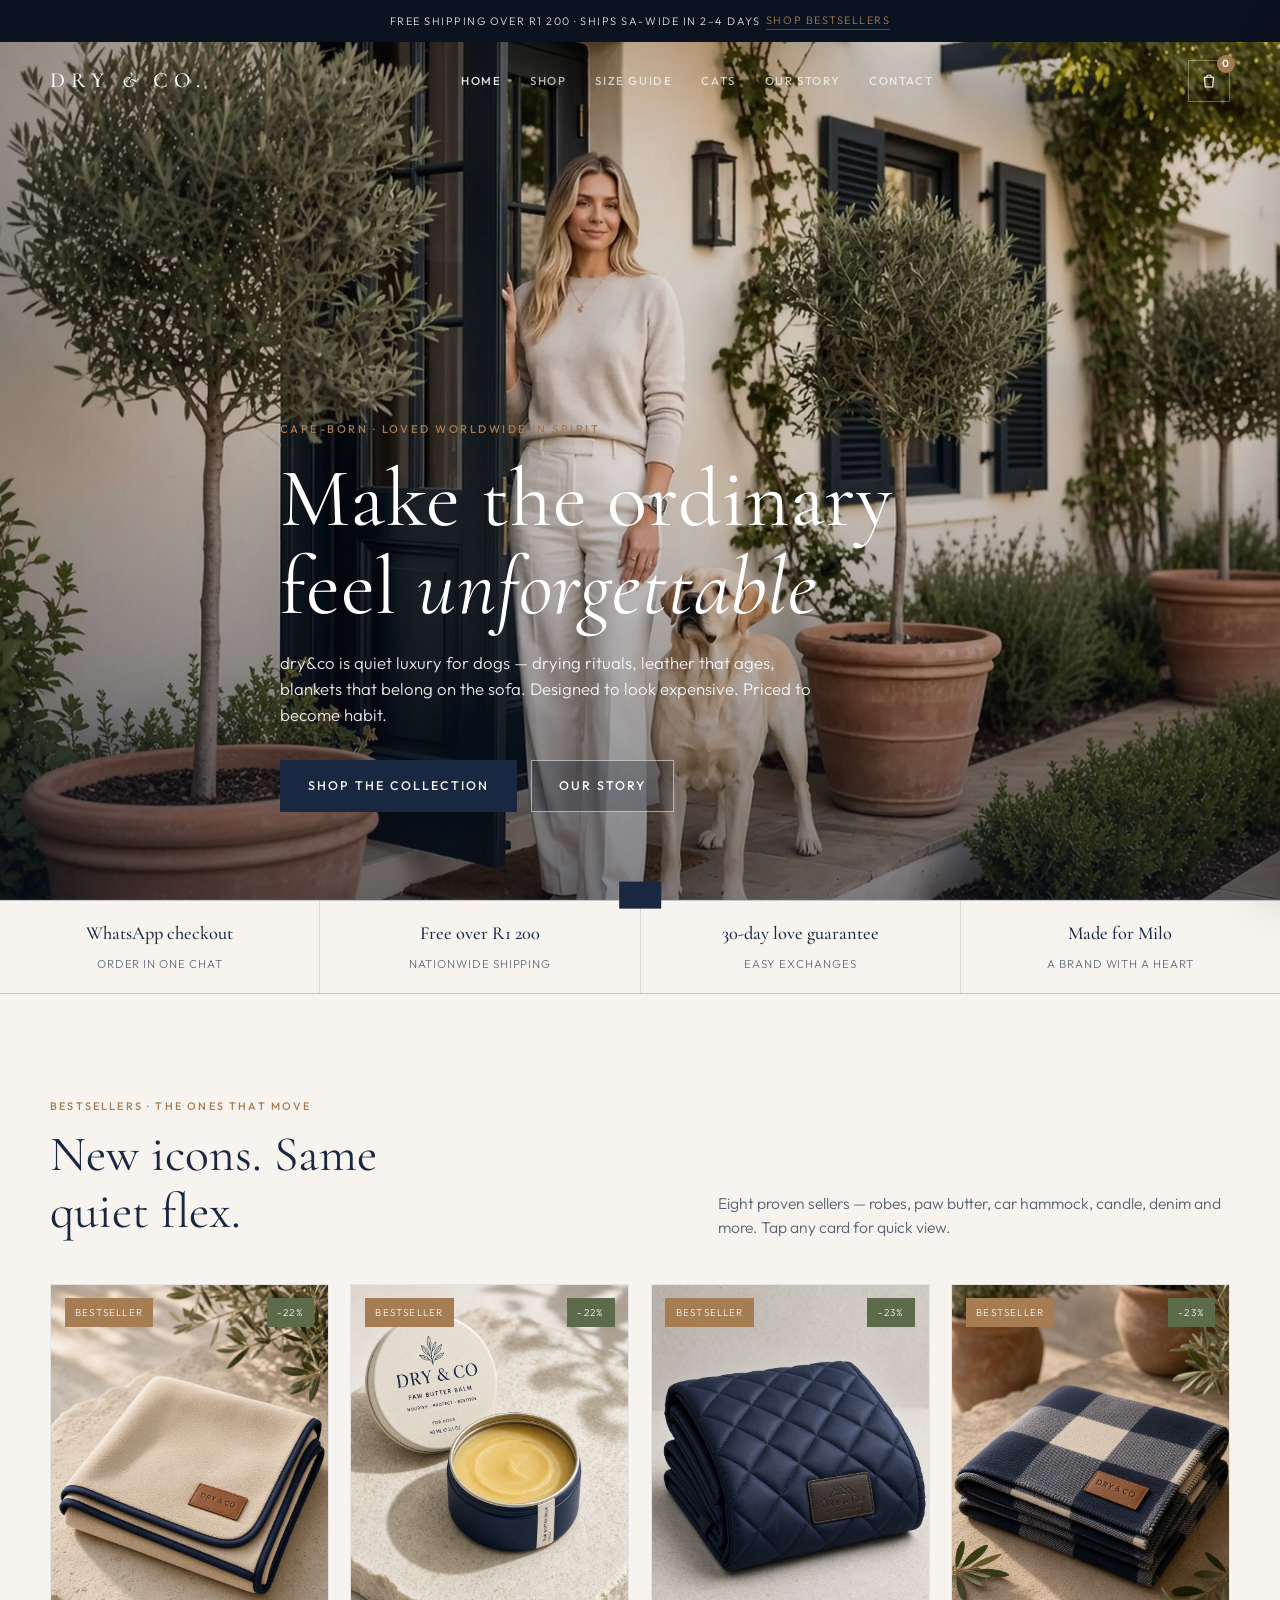
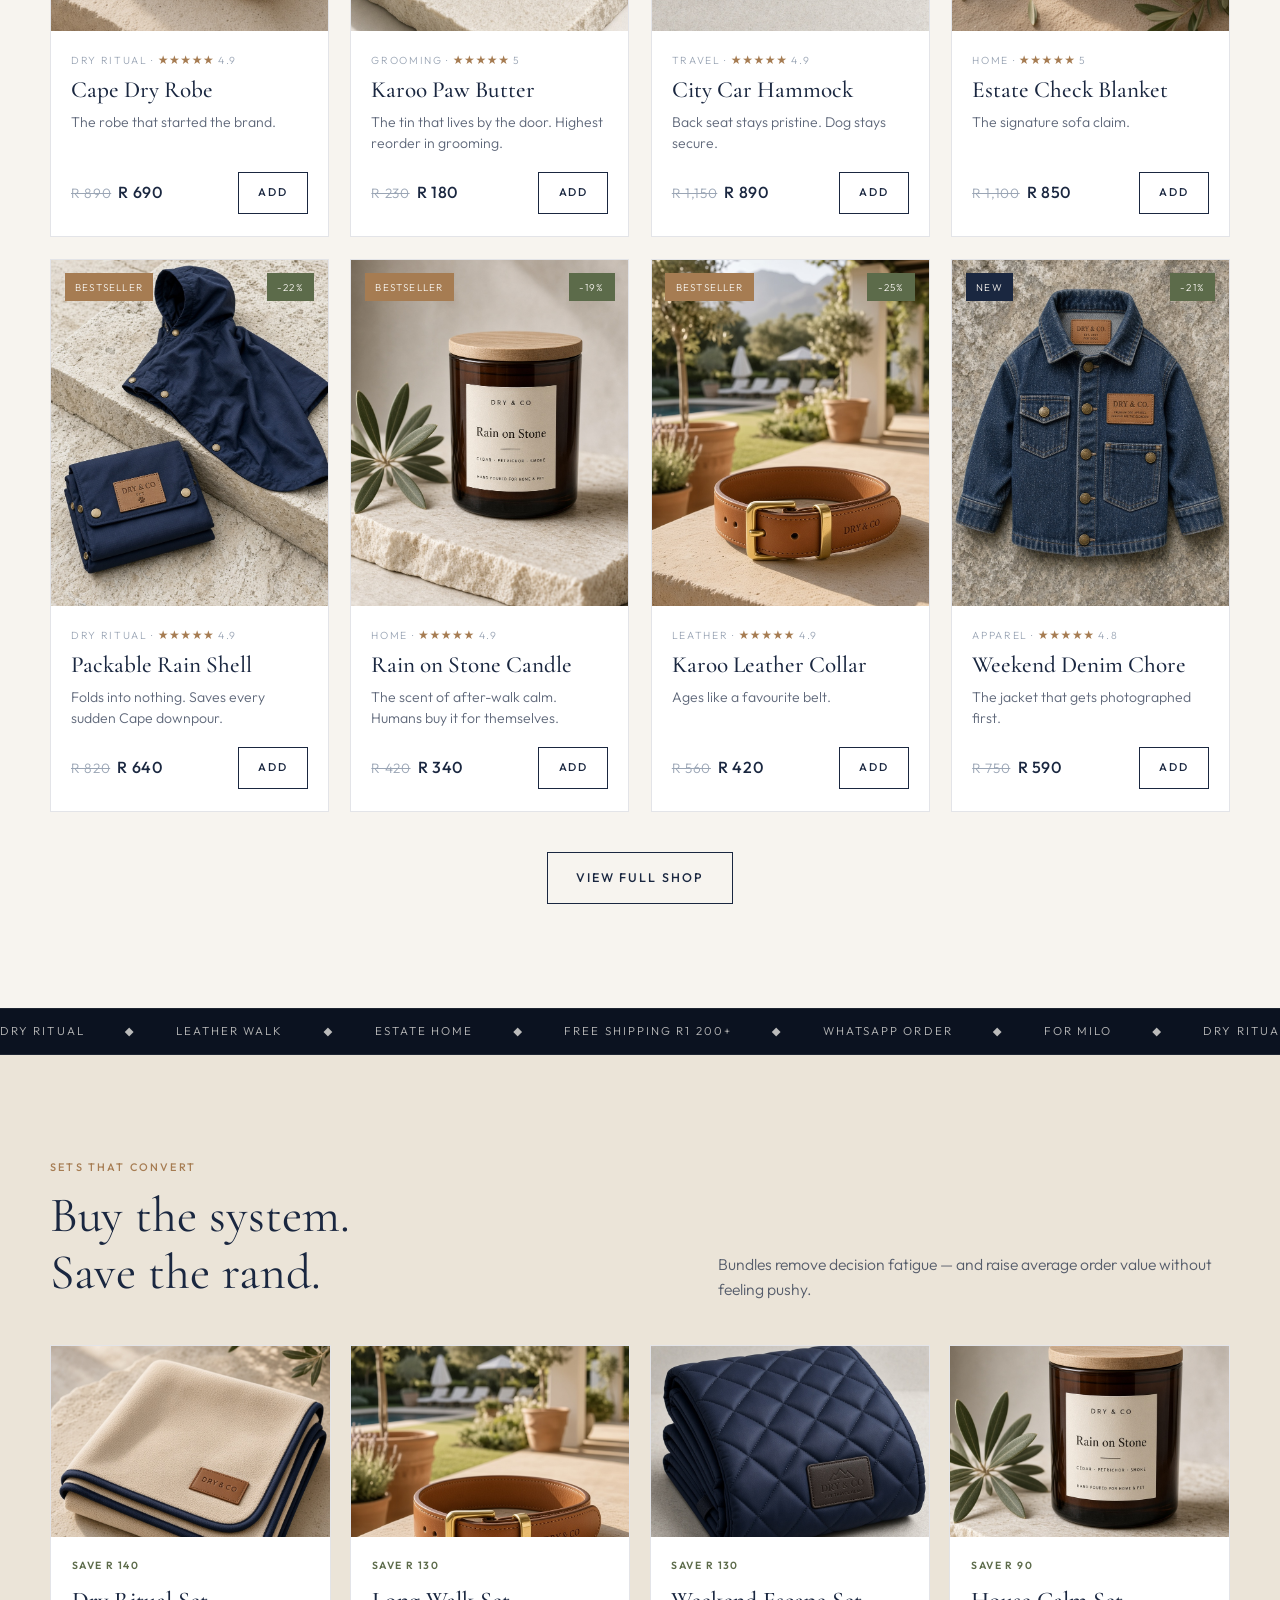
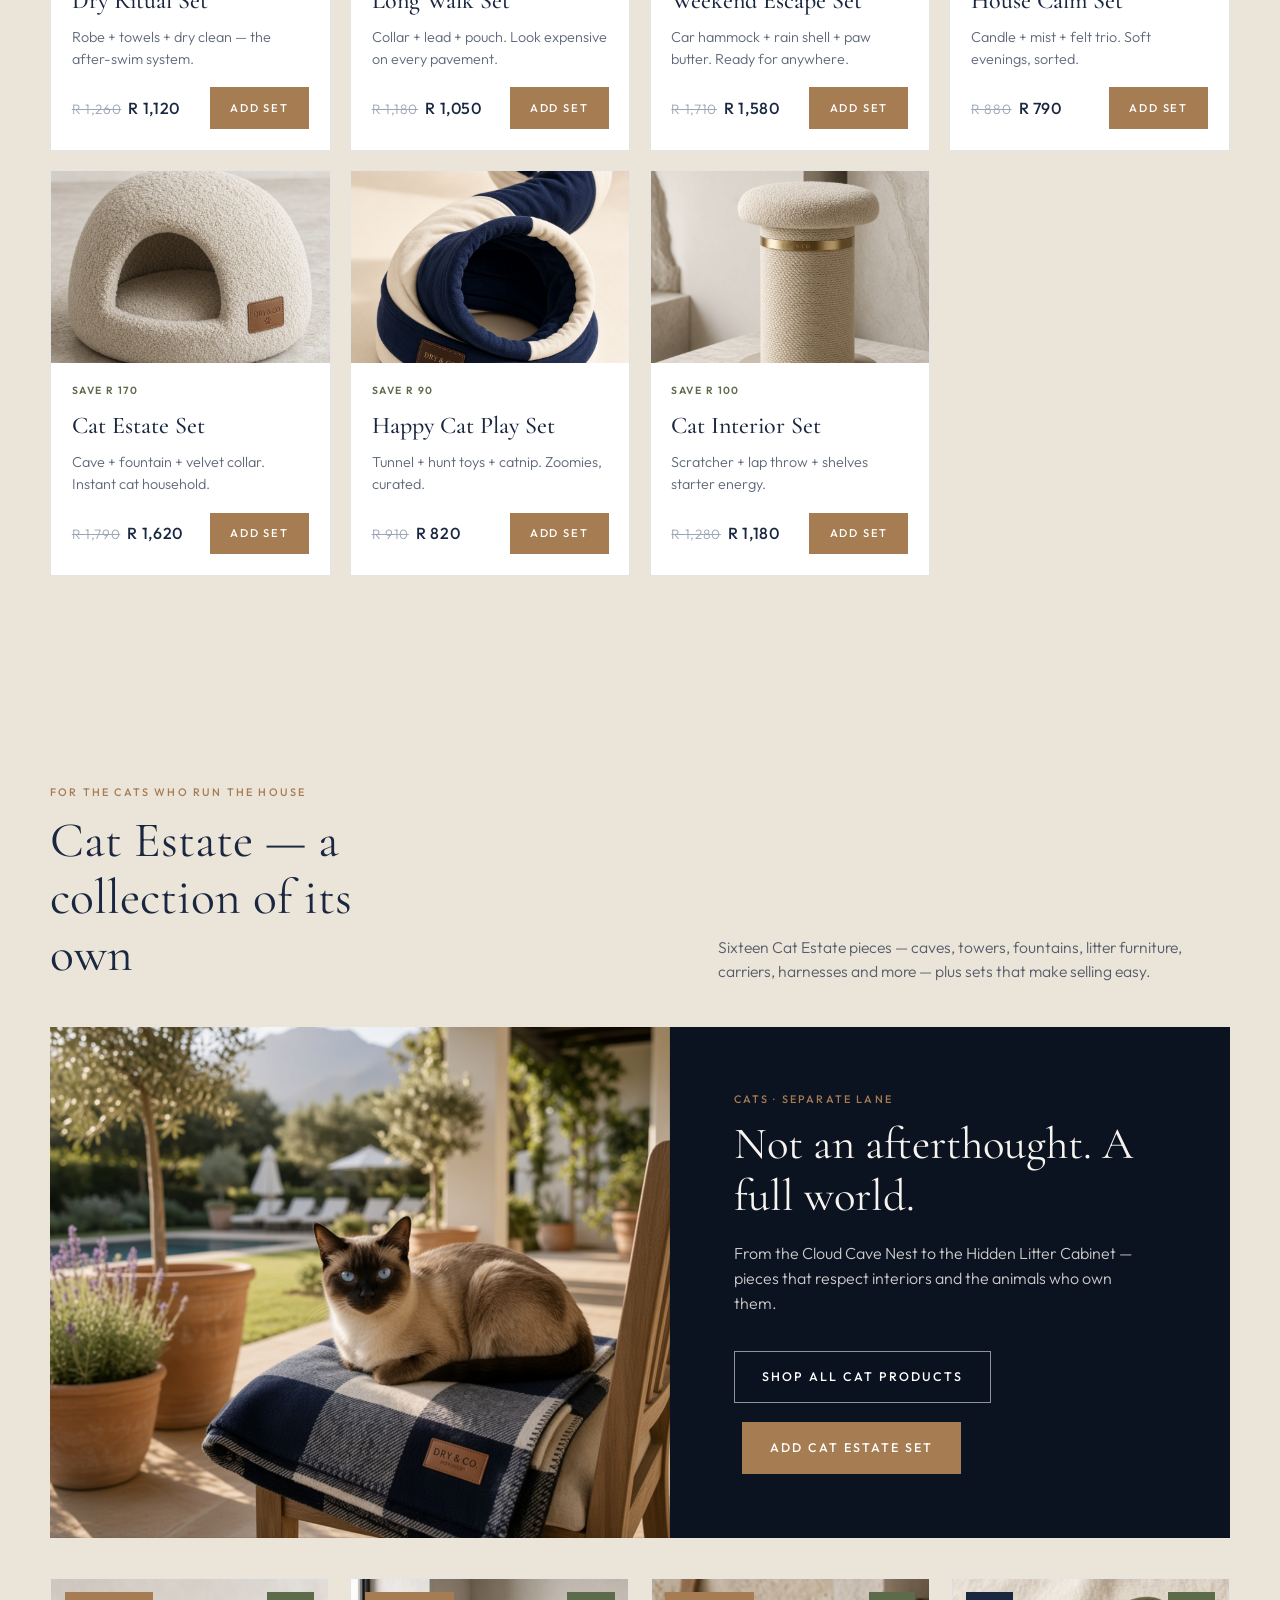
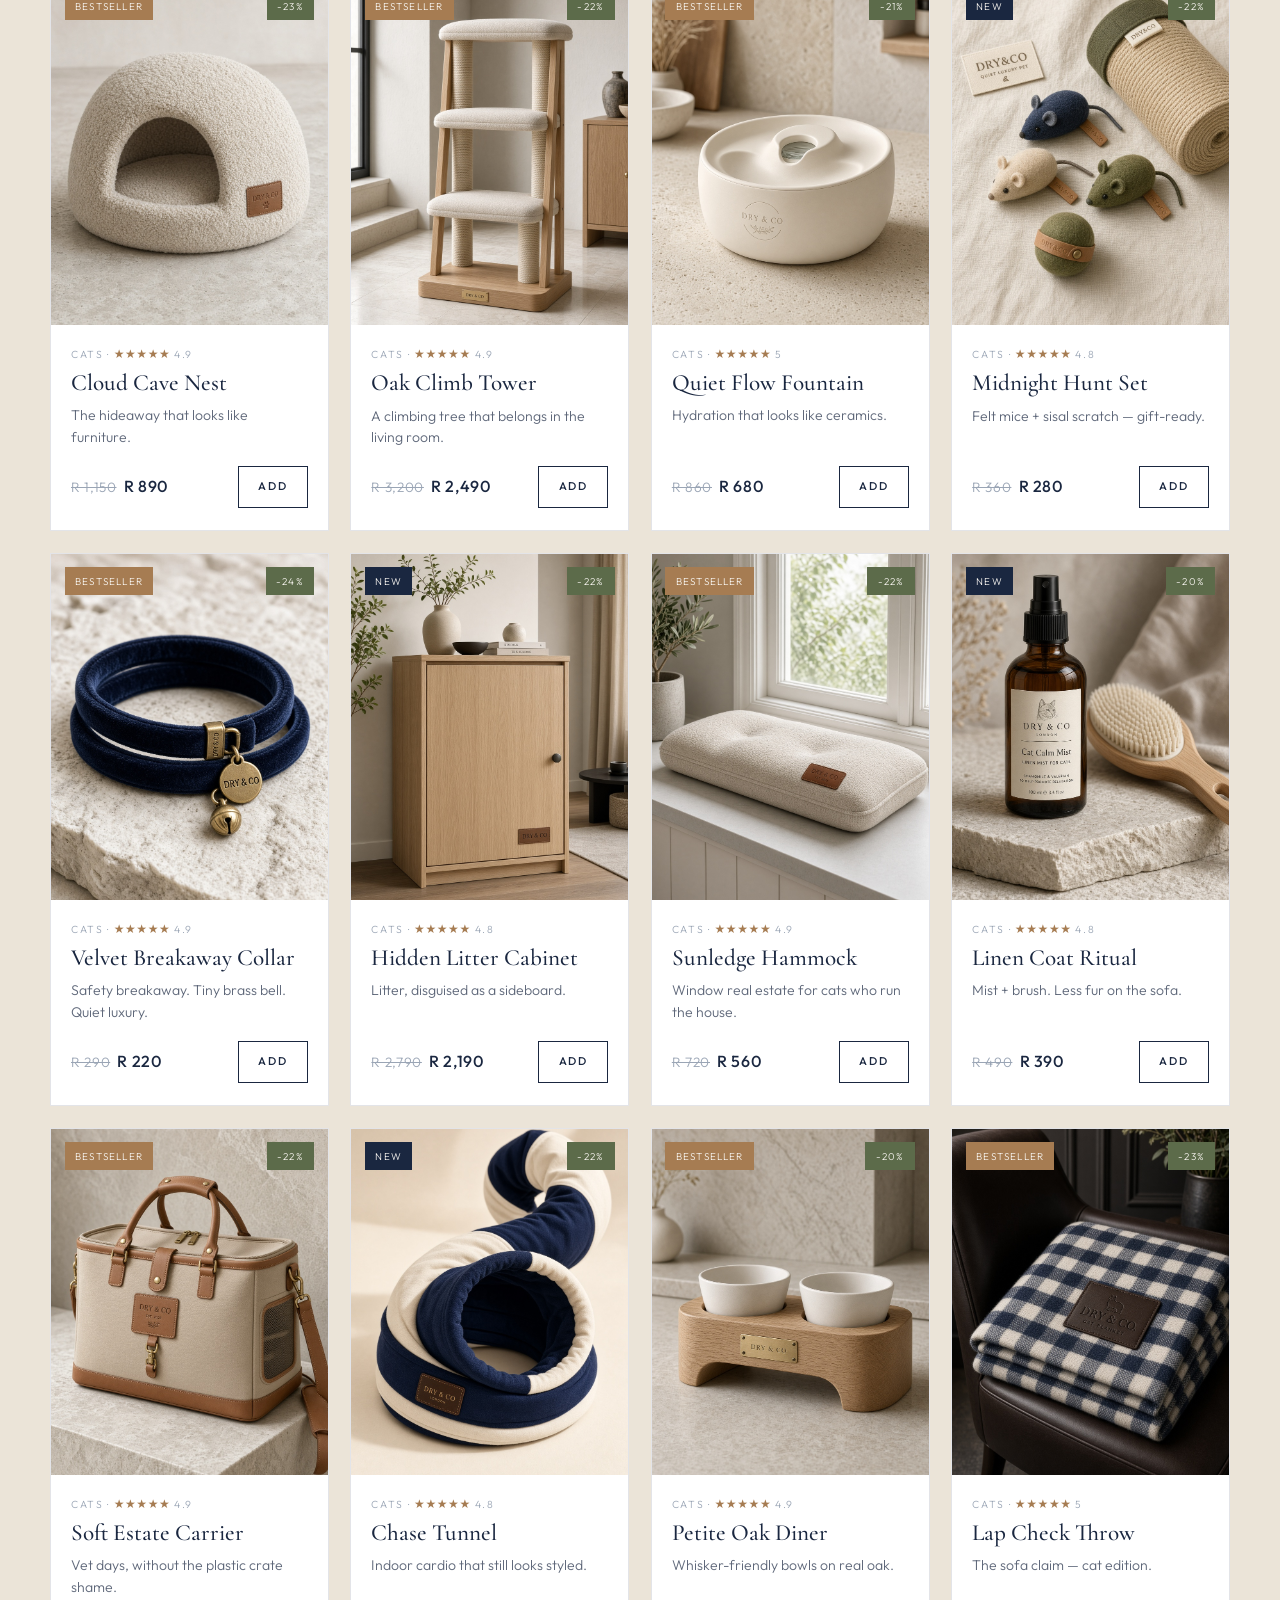
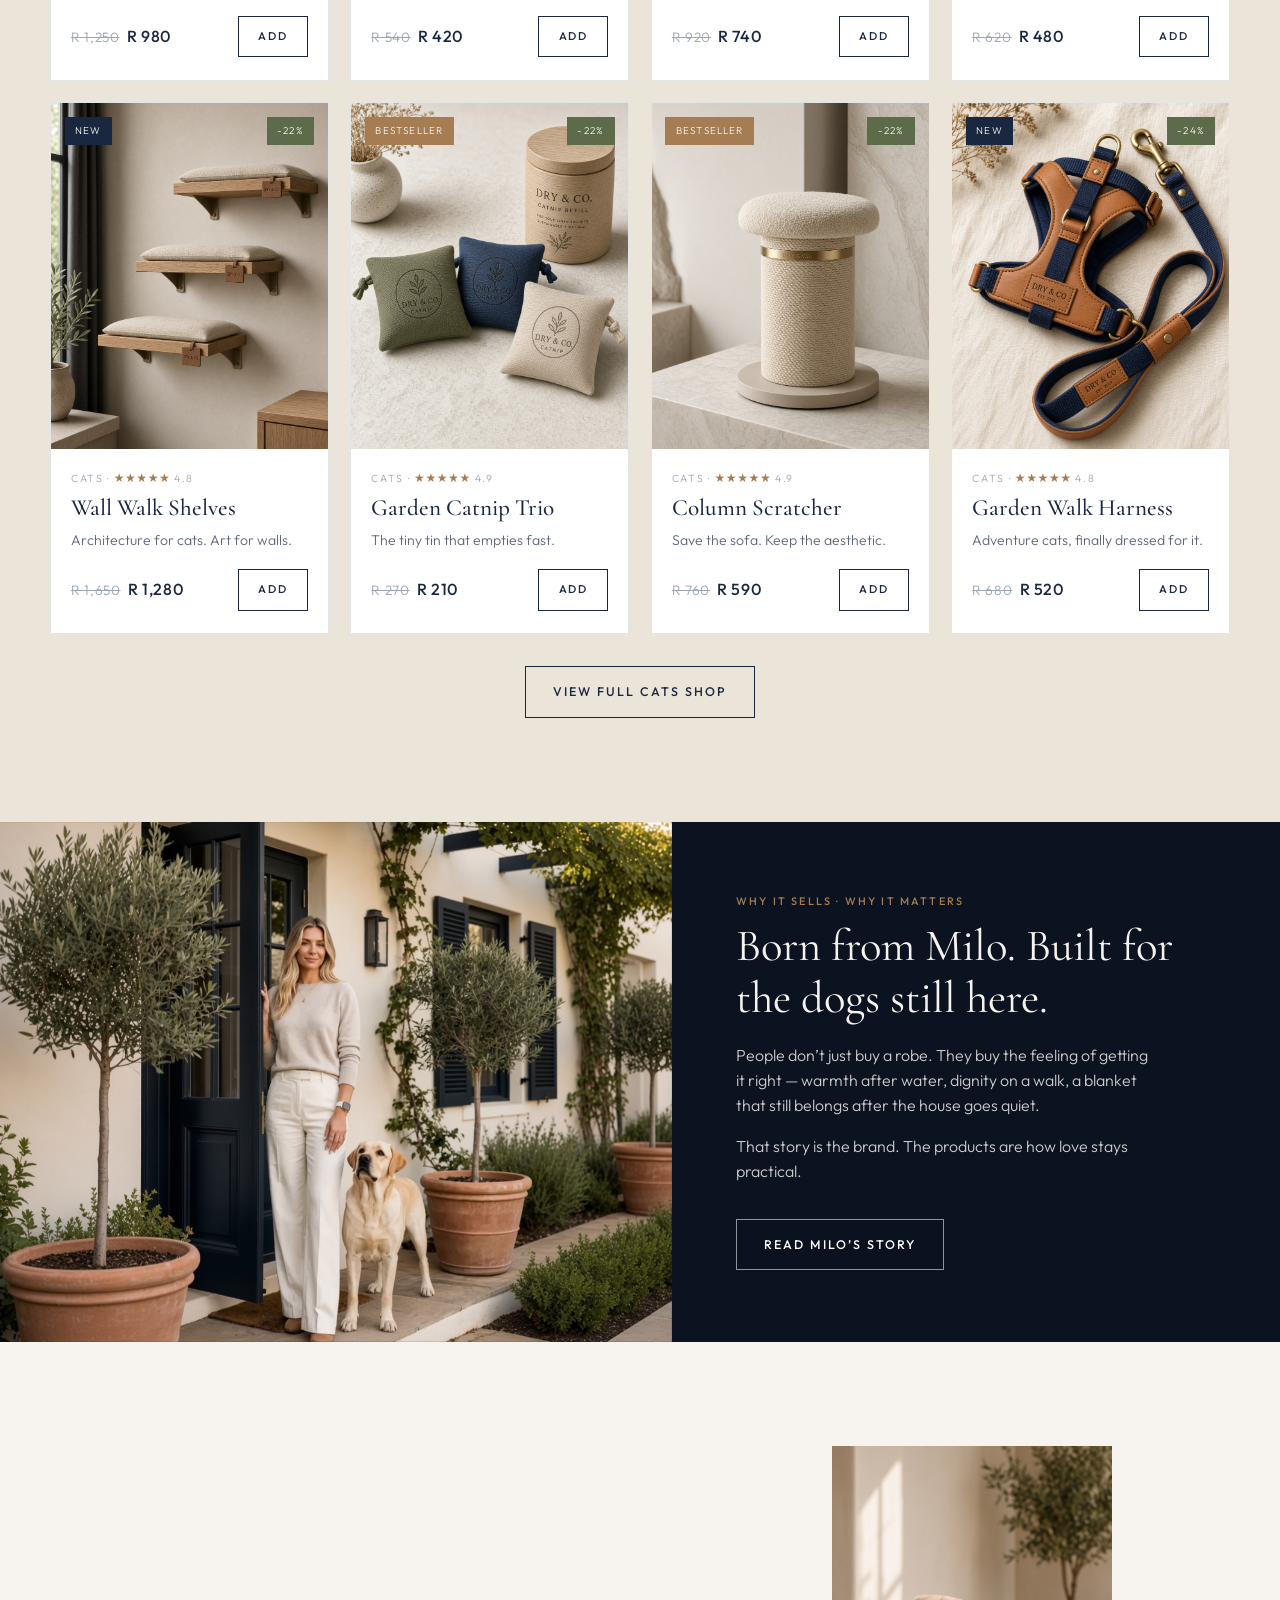
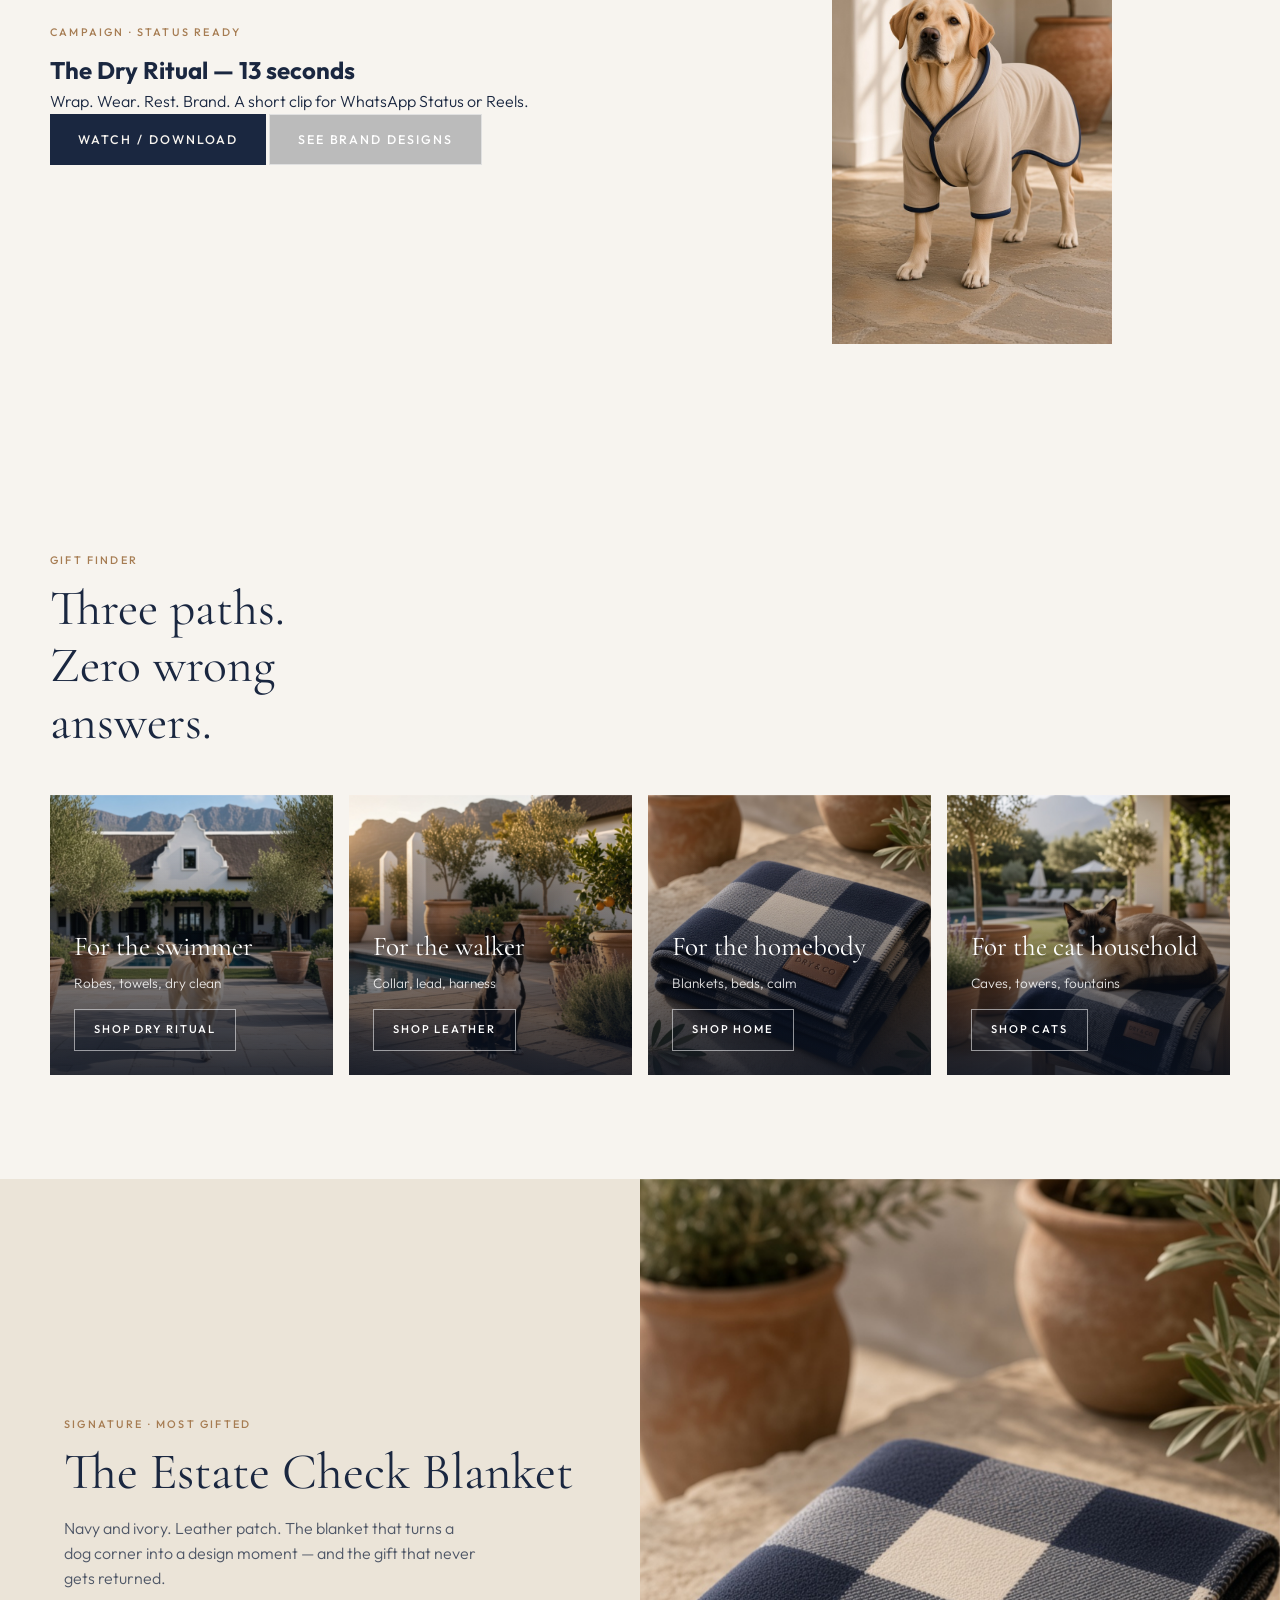
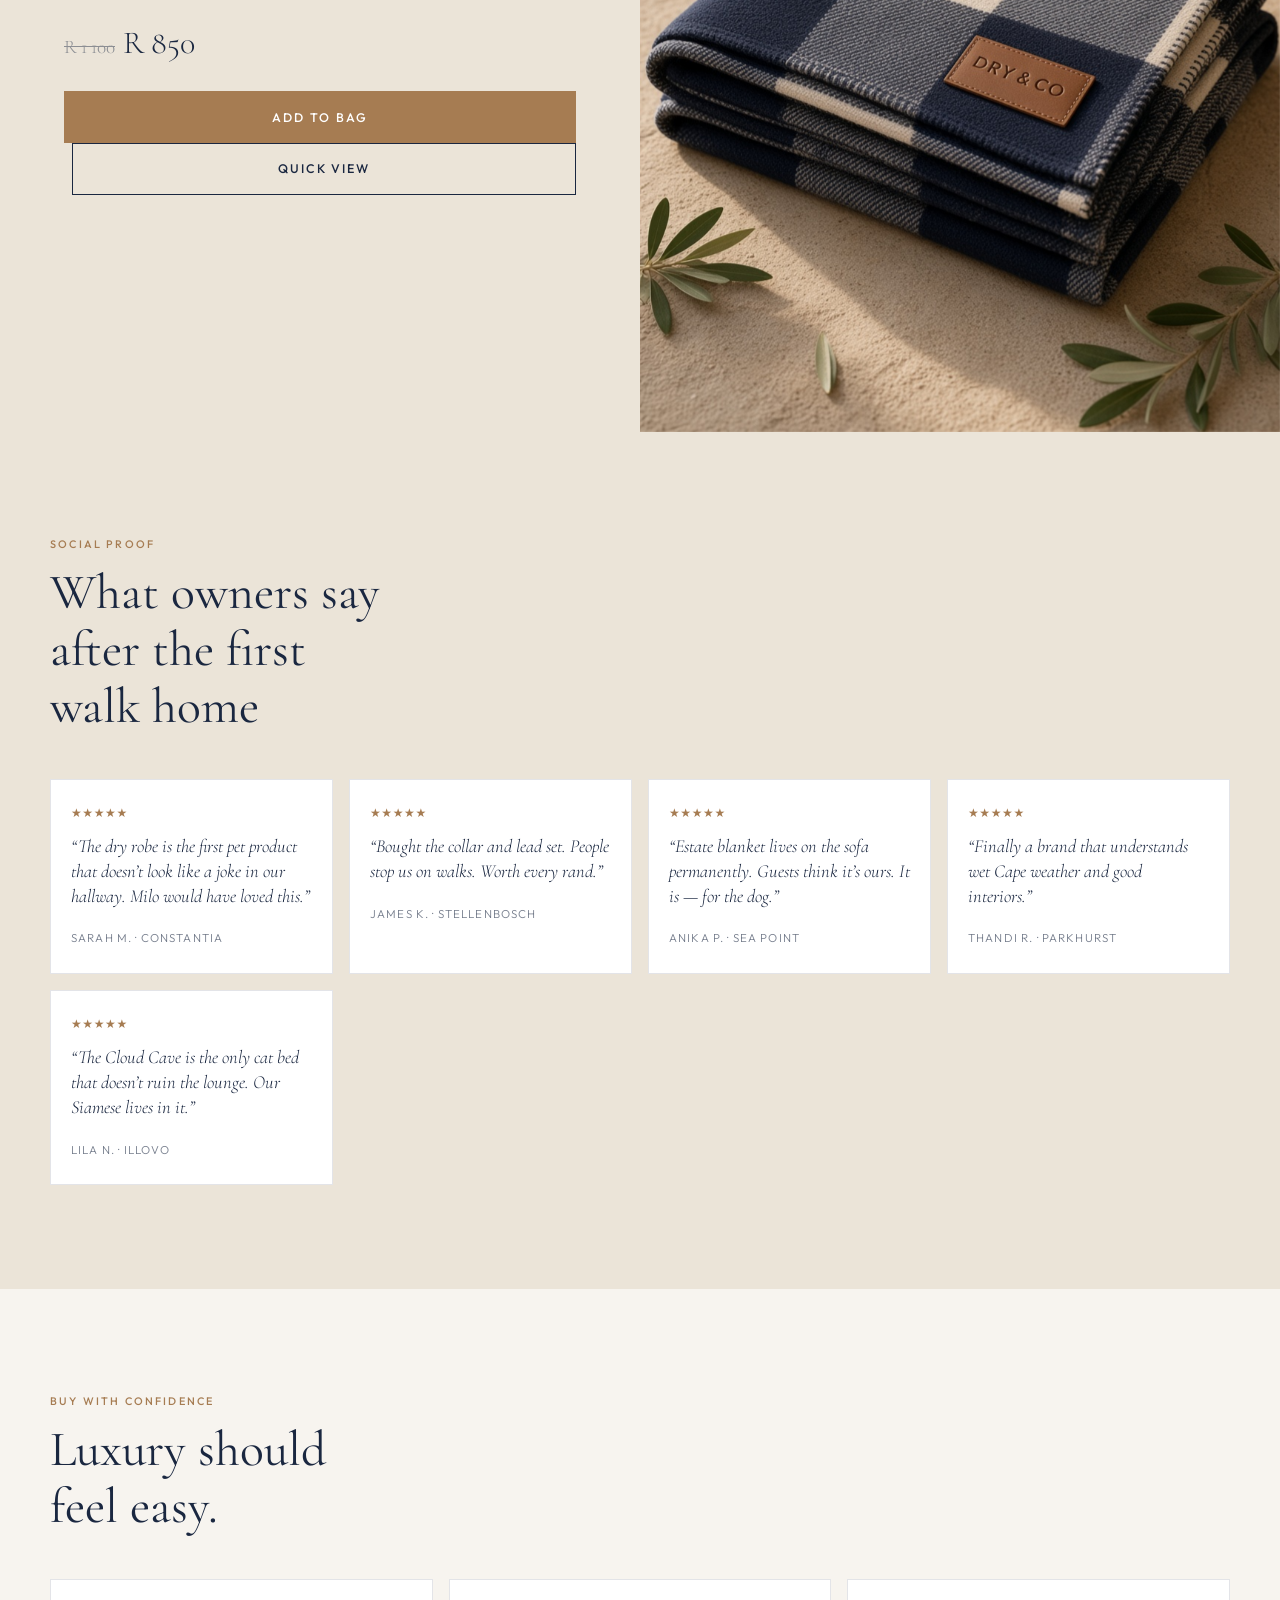
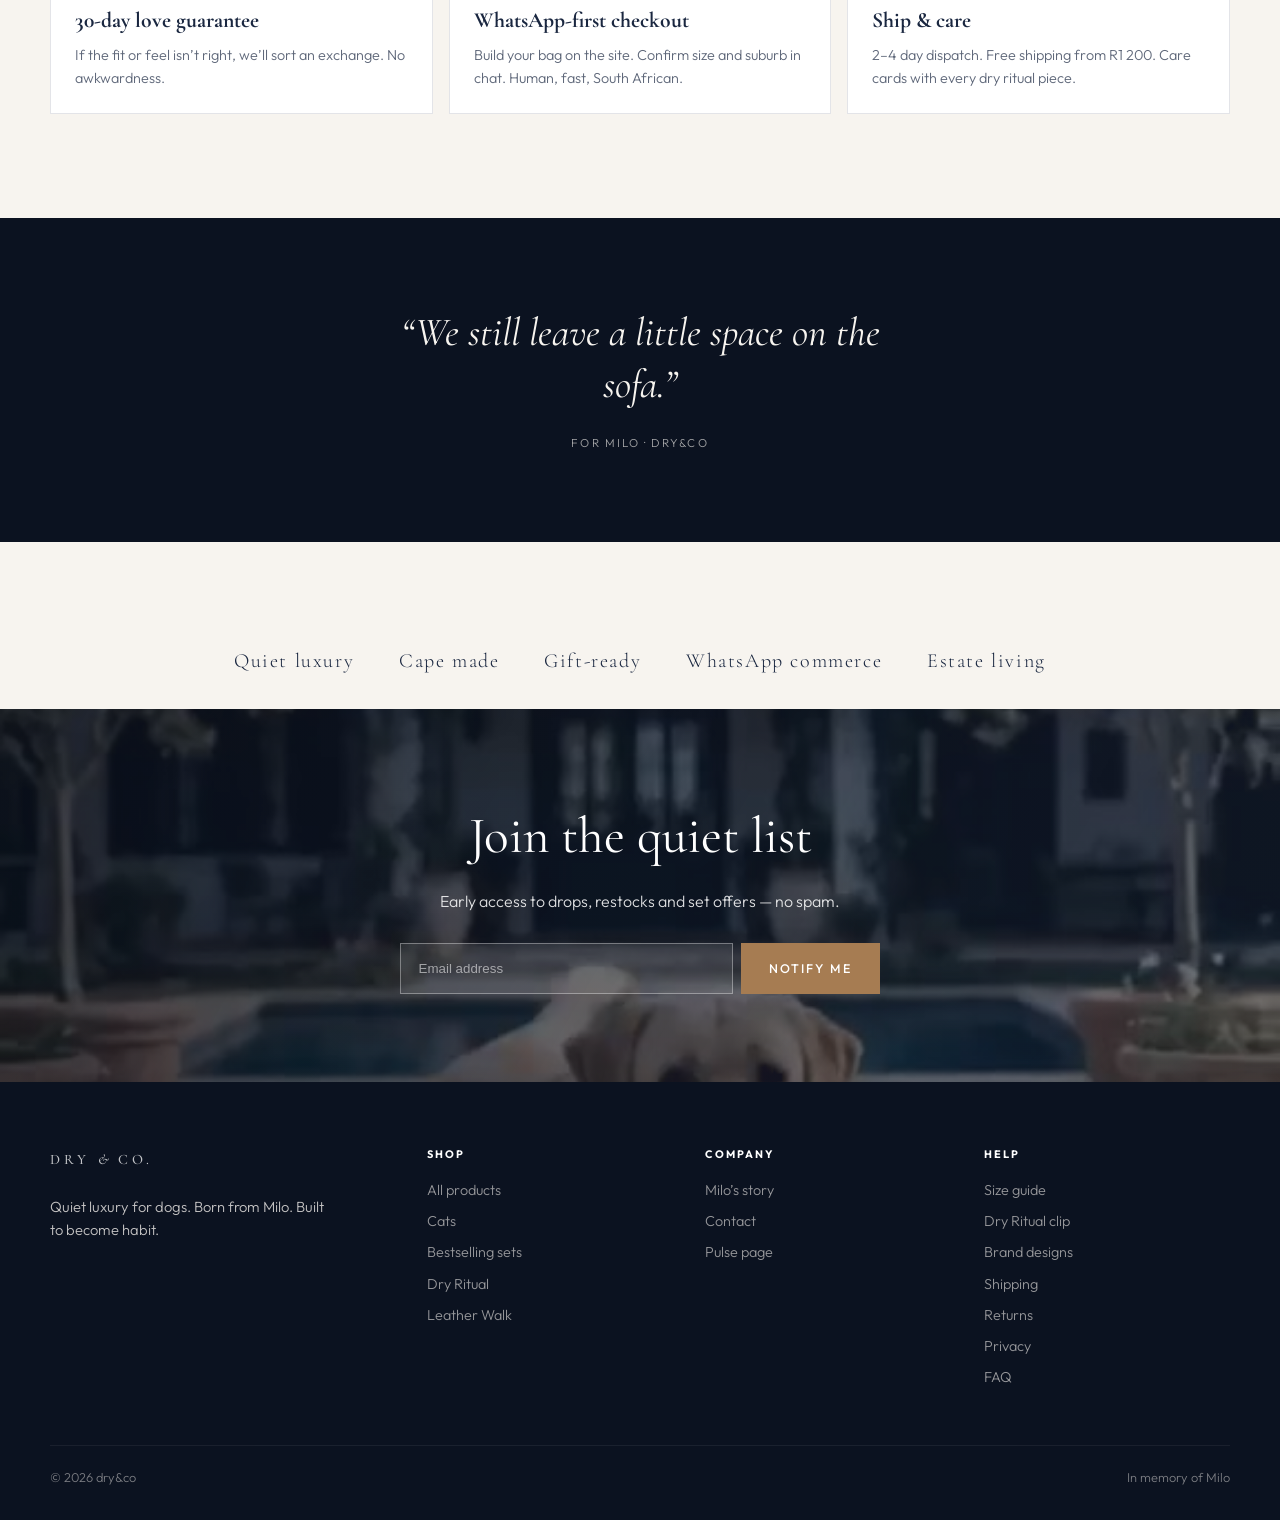
<file: index.html>
﻿<!DOCTYPE html>
<html lang="en-ZA">
<head>
  <meta charset="UTF-8">
  <meta name="viewport" content="width=device-width, initial-scale=1">
  <title>dry&co — Quiet luxury dogs actually wear</title>
  <meta name="description" content="dry&co — Cape-born luxury for dogs. Dry robes, leather walks, estate blankets. Free shipping over R1 200. Order on WhatsApp.">
  <meta property="og:title" content="dry&co — Quiet luxury for you & your dog">
  <meta property="og:description" content="The Dry Ritual. Leather that ages. Blankets that look like home. Born from Milo’s story.">
  <meta property="og:image" content="assets/images/hero-home.png">
  <link rel="icon" href="assets/images/favicon.svg" type="image/svg+xml">
  <link rel="stylesheet" href="assets/css/styles.css?v=8">
  <link rel="stylesheet" href="assets/css/brand-pro.css?v=8">
</head>
<body>
  <div class="announce">
    Free shipping over R1 200 · Ships SA-wide in 2–4 days
    <a href="shop.html#shop">Shop bestsellers</a>
  </div>

  <header class="site-header on-dark">
    <div class="container nav-inner">
      <a class="brand" href="index.html">DRY <span class="amp">&</span> CO.</a>
      <nav class="nav-links" aria-label="Primary">
        <a href="index.html" class="active">Home</a>
        <a href="shop.html#shop">Shop</a>
        <a href="size-guide.html">Size guide</a>
        <a href="index.html#cats">Cats</a>
        <a href="about.html#milo">Our Story</a>
        <a href="contact.html#contact">Contact</a>
      </nav>
      <div class="nav-actions">
        <button class="cart-btn" data-open-cart aria-label="Open bag">
          <svg width="18" height="18" viewBox="0 0 24 24" fill="none" stroke="currentColor" stroke-width="1.5"><path d="M6 7h12l-1 13H7L6 7z"/><path d="M9 7a3 3 0 0 1 6 0"/></svg>
          <span class="cart-count" hidden>0</span>
        </button>
        <button class="nav-toggle" aria-label="Menu"><span></span><span></span><span></span></button>
      </div>
    </div>
  </header>

  <main>
    <section class="hero">
      <div class="hero-media">
        <picture>
          <source srcset="assets/images/hero-home.webp?v=5" type="image/webp">
          <img src="assets/images/hero-home.png?v=5" alt="Woman and Labrador at a Cape estate doorway" width="2880" height="2160" decoding="async" fetchpriority="high">
        </picture>
      </div>
      <div class="container hero-content">
        <span class="eyebrow">Cape-born · Loved worldwide in spirit</span>
        <h1>Make the ordinary<br>feel <em>unforgettable</em></h1>
        <p class="hero-lead">dry&amp;co is quiet luxury for dogs — drying rituals, leather that ages, blankets that belong on the sofa. Designed to look expensive. Priced to become habit.</p>
        <div class="hero-cta">
          <a class="btn btn-primary" href="shop.html#shop">Shop the collection</a>
          <a class="btn btn-ghost" href="about.html#milo">Our story</a>
        </div>
      </div>
    </section>

    <div class="trust-strip">
      <div class="trust-item"><strong>WhatsApp checkout</strong><span>Order in one chat</span></div>
      <div class="trust-item"><strong>Free over R1 200</strong><span>Nationwide shipping</span></div>
      <div class="trust-item"><strong>30-day love guarantee</strong><span>Easy exchanges</span></div>
      <div class="trust-item"><strong>Made for Milo</strong><span>A brand with a heart</span></div>
    </div>

    <section class="section" id="bestsellers">
      <div class="container">
        <div class="section-head reveal">
          <div>
          <div class="kicker">Bestsellers · The ones that move</div>
          <h2>New icons. Same quiet flex.</h2>
        </div>
        <p>Eight proven sellers — robes, paw butter, car hammock, candle, denim and more. Tap any card for quick view.</p>
        </div>
        <div class="product-grid product-grid--hot" id="home-featured-grid"></div>
        <div style="text-align:center;margin-top:2.5rem" class="reveal">
          <a class="btn btn-outline" href="shop.html#shop">View full shop</a>
        </div>
      </div>
    </section>

    <div class="marquee" aria-hidden="true">
      <div class="marquee-track">
        <span>Dry Ritual</span><span>◆</span>
        <span>Leather Walk</span><span>◆</span>
        <span>Estate Home</span><span>◆</span>
        <span>Free shipping R1 200+</span><span>◆</span>
        <span>WhatsApp order</span><span>◆</span>
        <span>For Milo</span><span>◆</span>
        <span>Dry Ritual</span><span>◆</span>
        <span>Leather Walk</span><span>◆</span>
        <span>Estate Home</span><span>◆</span>
        <span>Free shipping R1 200+</span><span>◆</span>
        <span>WhatsApp order</span><span>◆</span>
        <span>For Milo</span><span>◆</span>
      </div>
    </div>

    <section class="section" id="bundles" style="background:var(--stone)">
      <div class="container">
        <div class="section-head reveal">
          <div>
            <div class="kicker">Sets that convert</div>
            <h2>Buy the system. Save the rand.</h2>
          </div>
          <p>Bundles remove decision fatigue — and raise average order value without feeling pushy.</p>
        </div>
        <div class="bundle-grid" id="bundle-grid"></div>
      </div>
    </section>

    <section class="section" id="cats" style="background:var(--stone)">
      <div class="container">
        <div class="section-head reveal">
          <div>
            <div class="kicker">For the cats who run the house</div>
            <h2>Cat Estate — a collection of its own</h2>
          </div>
          <p>Sixteen Cat Estate pieces — caves, towers, fountains, litter furniture, carriers, harnesses and more — plus sets that make selling easy.</p>
        </div>
        <div class="story" style="margin-bottom:2.5rem;background:var(--navy-deep)">
          <div class="story-media" style="min-height:360px">
            <img src="assets/images/cats-lifestyle-sharp.png" alt="Cat on dry&co estate blanket">
          </div>
          <div class="story-copy">
            <div class="kicker" style="color:#a67c52">Cats · Separate lane</div>
            <h2>Not an afterthought. A full world.</h2>
            <p>From the Cloud Cave Nest to the Hidden Litter Cabinet — pieces that respect interiors and the animals who own them.</p>
            <a class="btn btn-ghost" href="shop.html#cats">Shop all cat products</a>
            <button class="btn btn-leather" data-add-bundle="bundle-cats" style="margin-left:0.5rem" type="button">Add Cat Estate Set</button>
          </div>
        </div>
        <div class="product-grid product-grid--hot" id="cats-grid"></div>
        <div style="text-align:center;margin-top:2rem" class="reveal">
          <a class="btn btn-outline" href="shop.html#cats">View full Cats shop</a>
        </div>
      </div>
    </section>

    <section class="story" id="story">
      <div class="story-media">
        <img src="assets/images/story-lab-sharp.png" alt="Labrador at Cape doorway">
      </div>
      <div class="story-copy">
        <div class="kicker" style="color:#a67c52">Why it sells · Why it matters</div>
        <h2>Born from Milo. Built for the dogs still here.</h2>
        <p>People don’t just buy a robe. They buy the feeling of getting it right — warmth after water, dignity on a walk, a blanket that still belongs after the house goes quiet.</p>
        <p>That story is the brand. The products are how love stays practical.</p>
        <a class="btn btn-ghost" href="about.html#milo">Read Milo’s story</a>
      </div>
    </section>

    <section class="section" id="dry-ritual-clip">
      <div class="container" style="display:grid;grid-template-columns:1.1fr 0.9fr;gap:2rem;align-items:center">
        <div>
          <div class="kicker">Campaign · Status ready</div>
          <h2>The Dry Ritual — 13 seconds</h2>
          <p>Wrap. Wear. Rest. Brand. A short clip for WhatsApp Status or Reels.</p>
          <a class="btn btn-primary" href="dry-ritual.html">Watch / download</a>
          <a class="btn btn-ghost" href="brand-designs.html">See brand designs</a>
        </div>
        <a href="dry-ritual.html" style="display:block">
          <img src="assets/images/ritual/ritual-02-robe.png" alt="Dry Ritual preview" style="width:100%;max-width:280px;margin:0 auto;display:block;aspect-ratio:9/16;object-fit:cover">
        </a>
      </div>
    </section>

    <section class="section" id="gifts">
      <div class="container">
        <div class="section-head reveal">
          <div>
            <div class="kicker">Gift finder</div>
            <h2>Three paths. Zero wrong answers.</h2>
          </div>
        </div>
        <div class="gift-grid">
          <a class="gift-card reveal" href="shop.html#drying">
            <img src="assets/images/gift-pool-sharp.png" alt="">
            <div>
              <h3>For the swimmer</h3>
              <p>Robes, towels, dry clean</p>
              <span class="btn btn-ghost btn-sm">Shop Dry Ritual</span>
            </div>
          </a>
          <a class="gift-card reveal" href="shop.html#leather">
            <img src="assets/images/gift-boston-sharp.png" alt="">
            <div>
              <h3>For the walker</h3>
              <p>Collar, lead, harness</p>
              <span class="btn btn-ghost btn-sm">Shop Leather</span>
            </div>
          </a>
          <a class="gift-card reveal" href="shop.html#home">
            <img src="assets/images/products/product-check-blanket.png" alt="">
            <div>
              <h3>For the homebody</h3>
              <p>Blankets, beds, calm</p>
              <span class="btn btn-ghost btn-sm">Shop Home</span>
            </div>
          </a>
          <a class="gift-card reveal" href="shop.html#cats">
            <img src="assets/images/cats-lifestyle-sharp.png" alt="">
            <div>
              <h3>For the cat household</h3>
              <p>Caves, towers, fountains</p>
              <span class="btn btn-ghost btn-sm">Shop Cats</span>
            </div>
          </a>
        </div>
      </div>
    </section>

    <section class="featured" id="signature">
      <div class="featured-copy reveal">
        <div class="kicker">Signature · Most gifted</div>
        <h2>The Estate Check Blanket</h2>
        <p>Navy and ivory. Leather patch. The blanket that turns a dog corner into a design moment — and the gift that never gets returned.</p>
        <div class="featured-price"><s style="opacity:.45;font-size:1.2rem;margin-right:.5rem">R 1 100</s>R 850</div>
        <button class="btn btn-leather" data-add="check-blanket">Add to bag</button>
        <button class="btn btn-outline" data-quick="check-blanket" style="margin-left:.5rem">Quick view</button>
      </div>
      <div class="featured-media">
        <img src="assets/images/products/product-check-blanket.png" alt="Estate Check Blanket">
      </div>
    </section>

    <section class="section" id="reviews" style="background:var(--stone)">
      <div class="container">
        <div class="section-head reveal">
          <div>
            <div class="kicker">Social proof</div>
            <h2>What owners say after the first walk home</h2>
          </div>
        </div>
        <div class="review-rail" id="review-rail"></div>
      </div>
    </section>

    <section class="section" id="promise">
      <div class="container">
        <div class="section-head reveal">
          <div>
            <div class="kicker">Buy with confidence</div>
            <h2>Luxury should feel easy.</h2>
          </div>
        </div>
        <div class="guarantee">
          <article class="reveal">
            <h3>30-day love guarantee</h3>
            <p>If the fit or feel isn’t right, we’ll sort an exchange. No awkwardness.</p>
          </article>
          <article class="reveal">
            <h3>WhatsApp-first checkout</h3>
            <p>Build your bag on the site. Confirm size and suburb in chat. Human, fast, South African.</p>
          </article>
          <article class="reveal">
            <h3>Ship &amp; care</h3>
            <p>2–4 day dispatch. Free shipping from R1 200. Care cards with every dry ritual piece.</p>
          </article>
        </div>
      </div>
    </section>

    <section class="quote-band" id="words">
      <blockquote>“We still leave a little space on the sofa.”</blockquote>
      <cite>For Milo · dry&amp;co</cite>
    </section>

    <section class="section" style="padding-bottom:2rem">
      <div class="container">
        <div class="press-row reveal">
          <span>Quiet luxury</span>
          <span>Cape made</span>
          <span>Gift-ready</span>
          <span>WhatsApp commerce</span>
          <span>Estate living</span>
        </div>
      </div>
    </section>

    <section class="cta-band" id="list">
      <div class="container">
        <h2>Join the quiet list</h2>
        <p>Early access to drops, restocks and set offers — no spam.</p>
        <form class="newsletter" data-newsletter>
          <input type="email" required placeholder="Email address" aria-label="Email">
          <button class="btn btn-leather" type="submit">Notify me</button>
        </form>
      </div>
    </section>
  </main>

  <footer class="site-footer">
    <div class="container">
      <div class="footer-grid">
        <div>
          <a class="brand brand--light" href="index.html">DRY <span class="amp">&</span> CO.</a>
          <p style="max-width:28ch;margin-top:0.5rem;font-size:0.92rem">Quiet luxury for dogs. Born from Milo. Built to become habit.</p>
        </div>
        <div>
          <h4>Shop</h4>
          <a href="shop.html#shop">All products</a>
          <a href="index.html#cats">Cats</a>
          <a href="index.html#bundles">Bestselling sets</a>
          <a href="shop.html#drying">Dry Ritual</a>
          <a href="shop.html#leather">Leather Walk</a>
        </div>
        <div>
          <h4>Company</h4>
          <a href="about.html#milo">Milo’s story</a>
          <a href="contact.html#contact">Contact</a>
          <a href="pulse.html">Pulse page</a>
        </div>
        <div>
          <h4>Help</h4>
          <a href="size-guide.html">Size guide</a>
          <a href="dry-ritual.html">Dry Ritual clip</a>
          <a href="brand-designs.html">Brand designs</a>
          <a href="shipping.html">Shipping</a>
          <a href="returns.html">Returns</a>
          <a href="privacy.html">Privacy</a>
          <a href="faq.html">FAQ</a>
        </div>
      </div>
      <div class="footer-bottom">
        <span>© 2026 dry&amp;co</span>
        <span>In memory of Milo</span>
      </div>
    </div>
  </footer>

  <div class="sticky-cta">
    <a class="btn btn-primary btn-full" href="shop.html#shop">Shop now</a>
    <button class="btn btn-outline" data-open-cart>Bag</button>
  </div>

  <div class="cart-overlay" data-close-cart></div>
  <aside class="cart-drawer" aria-label="Shopping bag">
    <div class="cart-head">
      <h3>Your bag</h3>
      <button data-close-cart aria-label="Close">✕</button>
    </div>
    <div class="ship-bar" data-ship-bar></div>
    <div class="cart-items"></div>
    <div class="cart-foot">
      <div class="cart-total"><span>Total</span><span data-cart-total>R 0</span></div>
      <button class="btn btn-primary btn-full" data-whatsapp-checkout>Order via WhatsApp</button>
      <p style="font-size:0.75rem;margin-top:0.8rem;opacity:0.65;text-align:center">Free shipping over R1 200 · Confirm size in chat</p>
    </div>
  </aside>

  <div class="qv-modal" aria-hidden="true"></div>
  <div class="toast" role="status"></div>
  <script src="assets/js/config.js"></script>
  <script src="assets/js/app.js?v=8"></script>
</body>
</html>
</file>
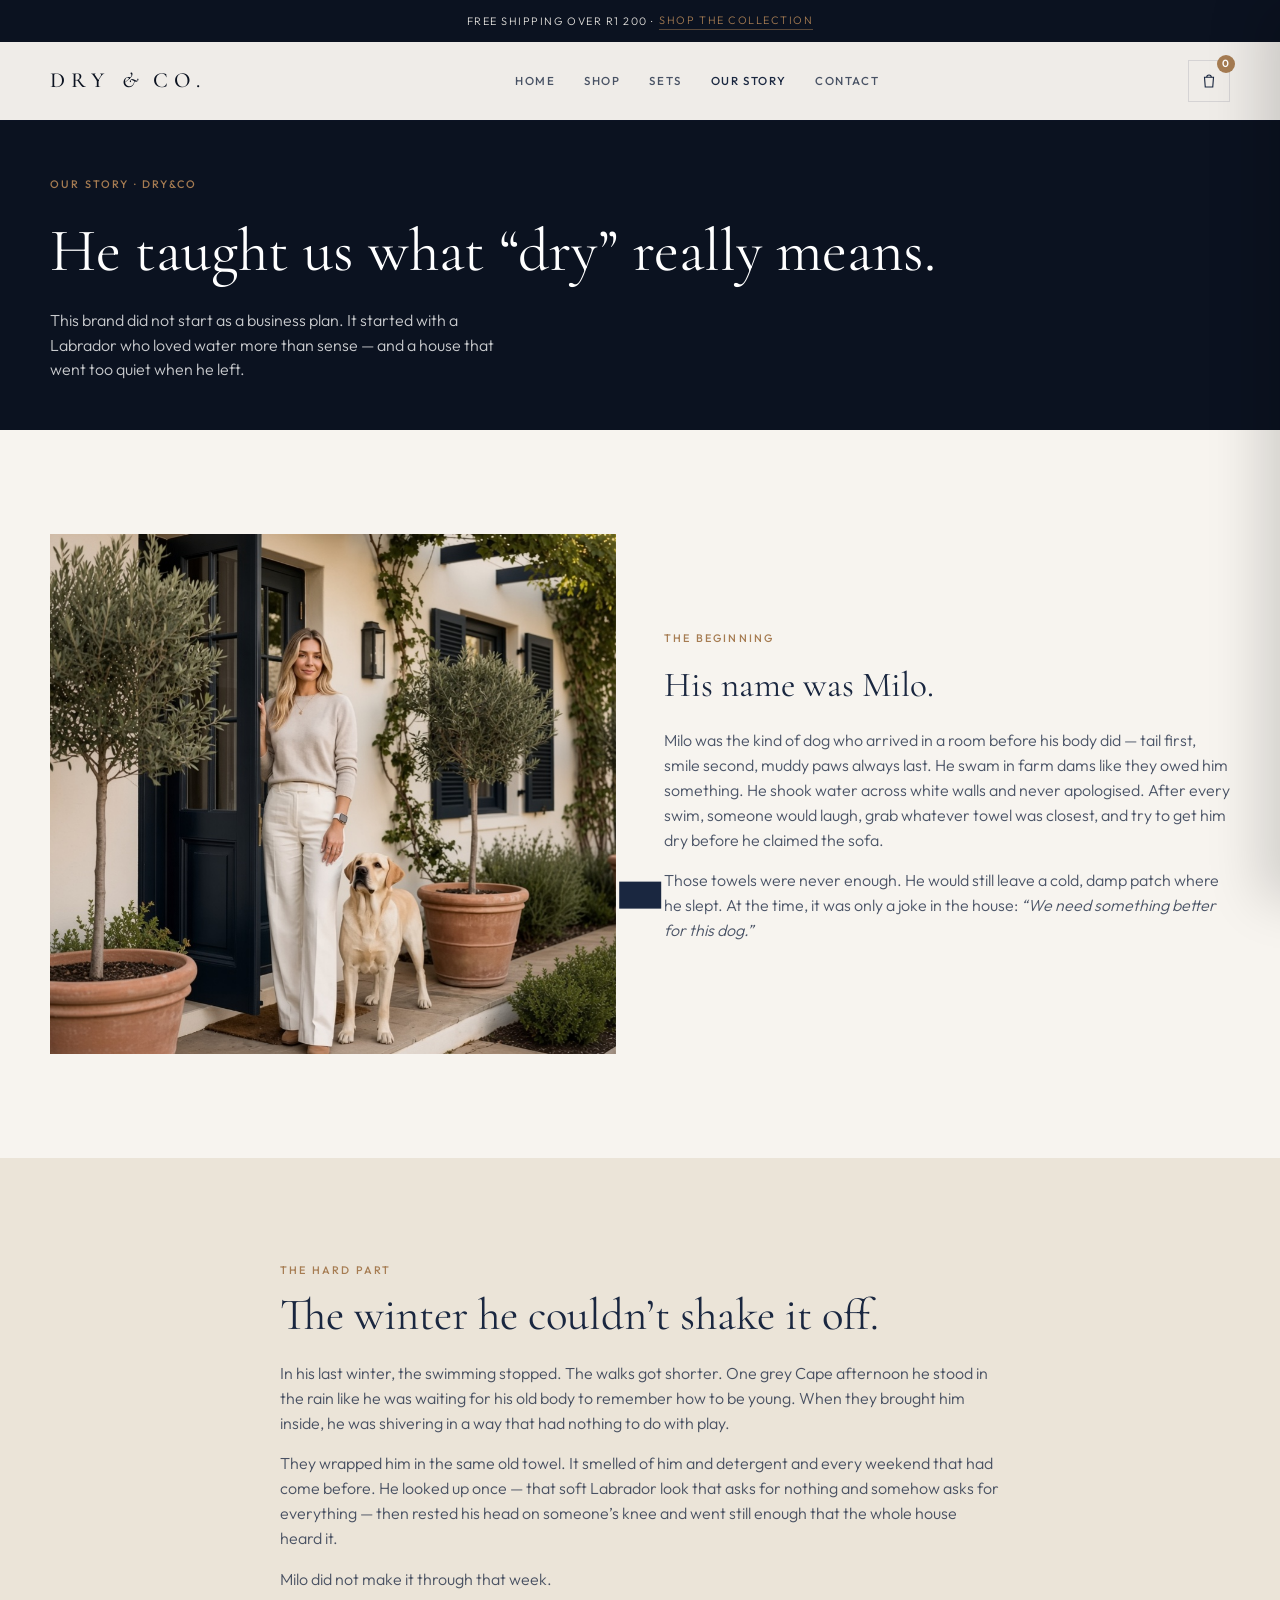
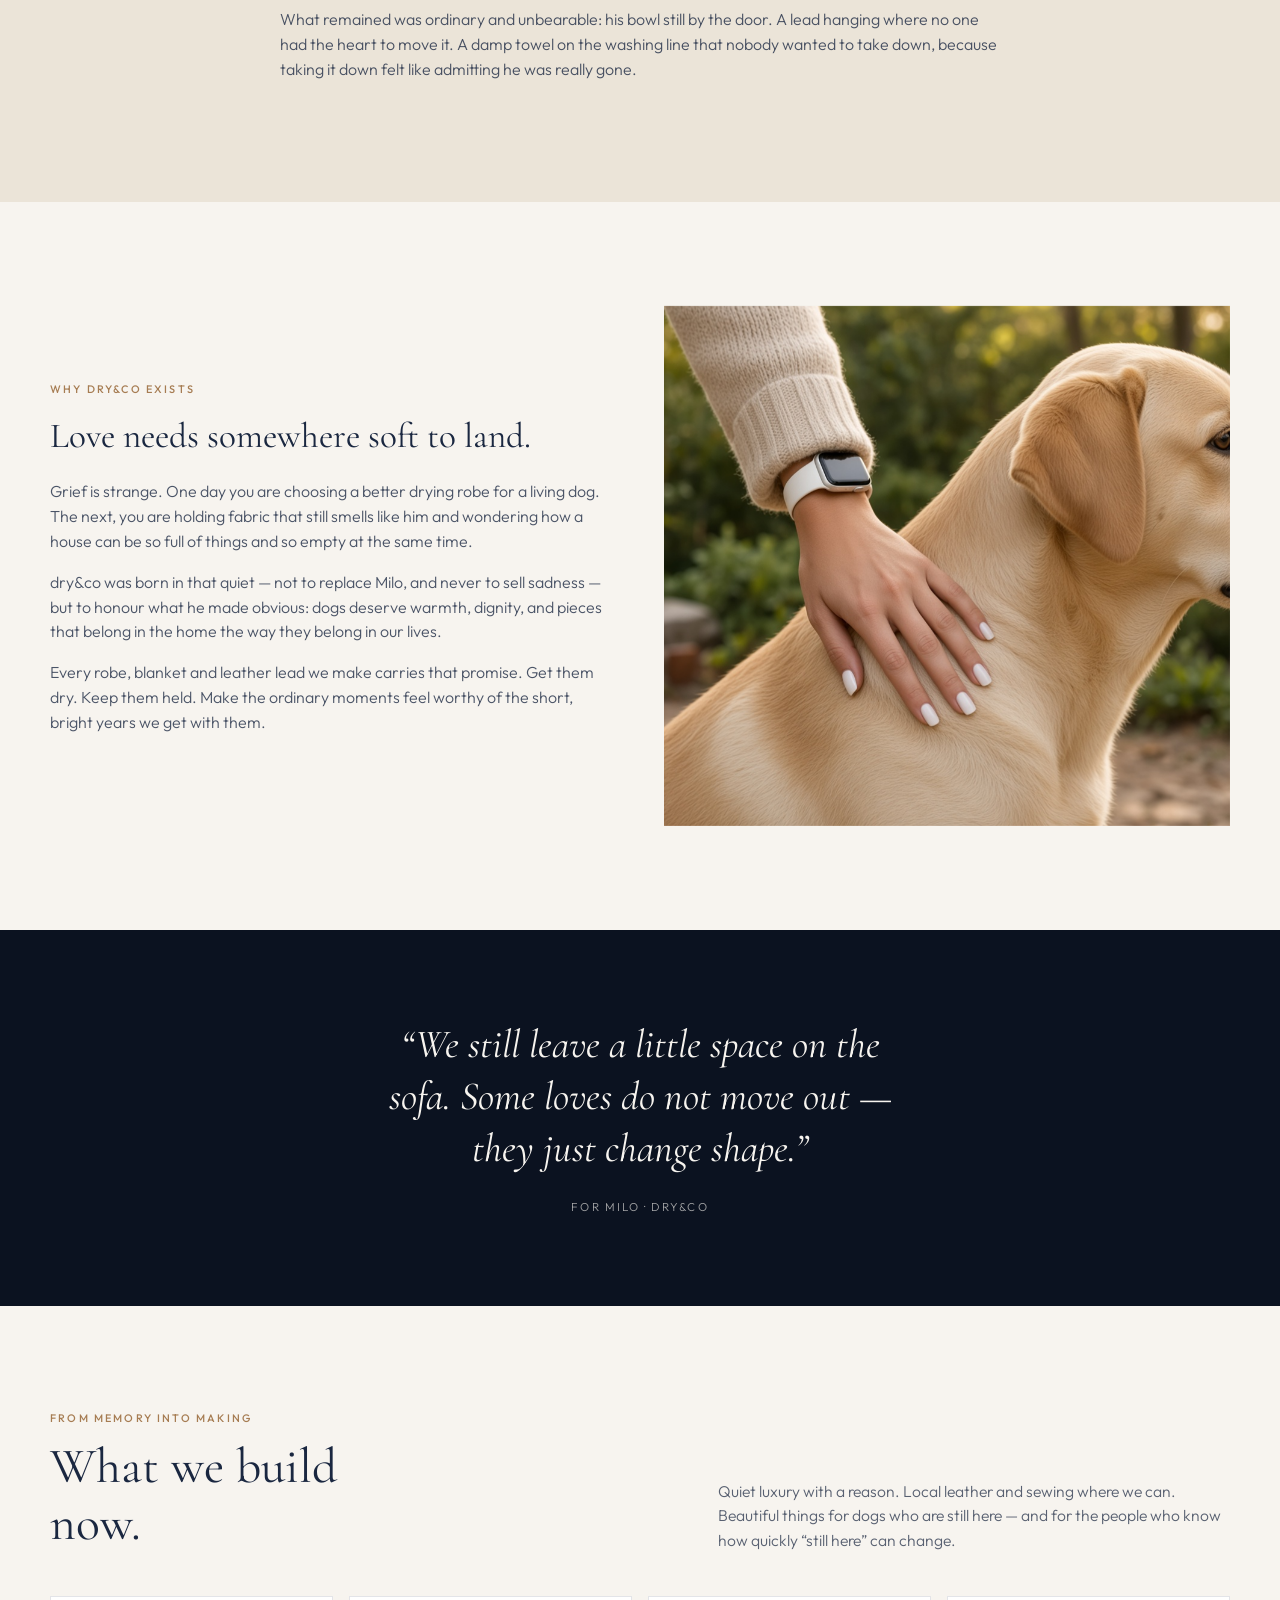
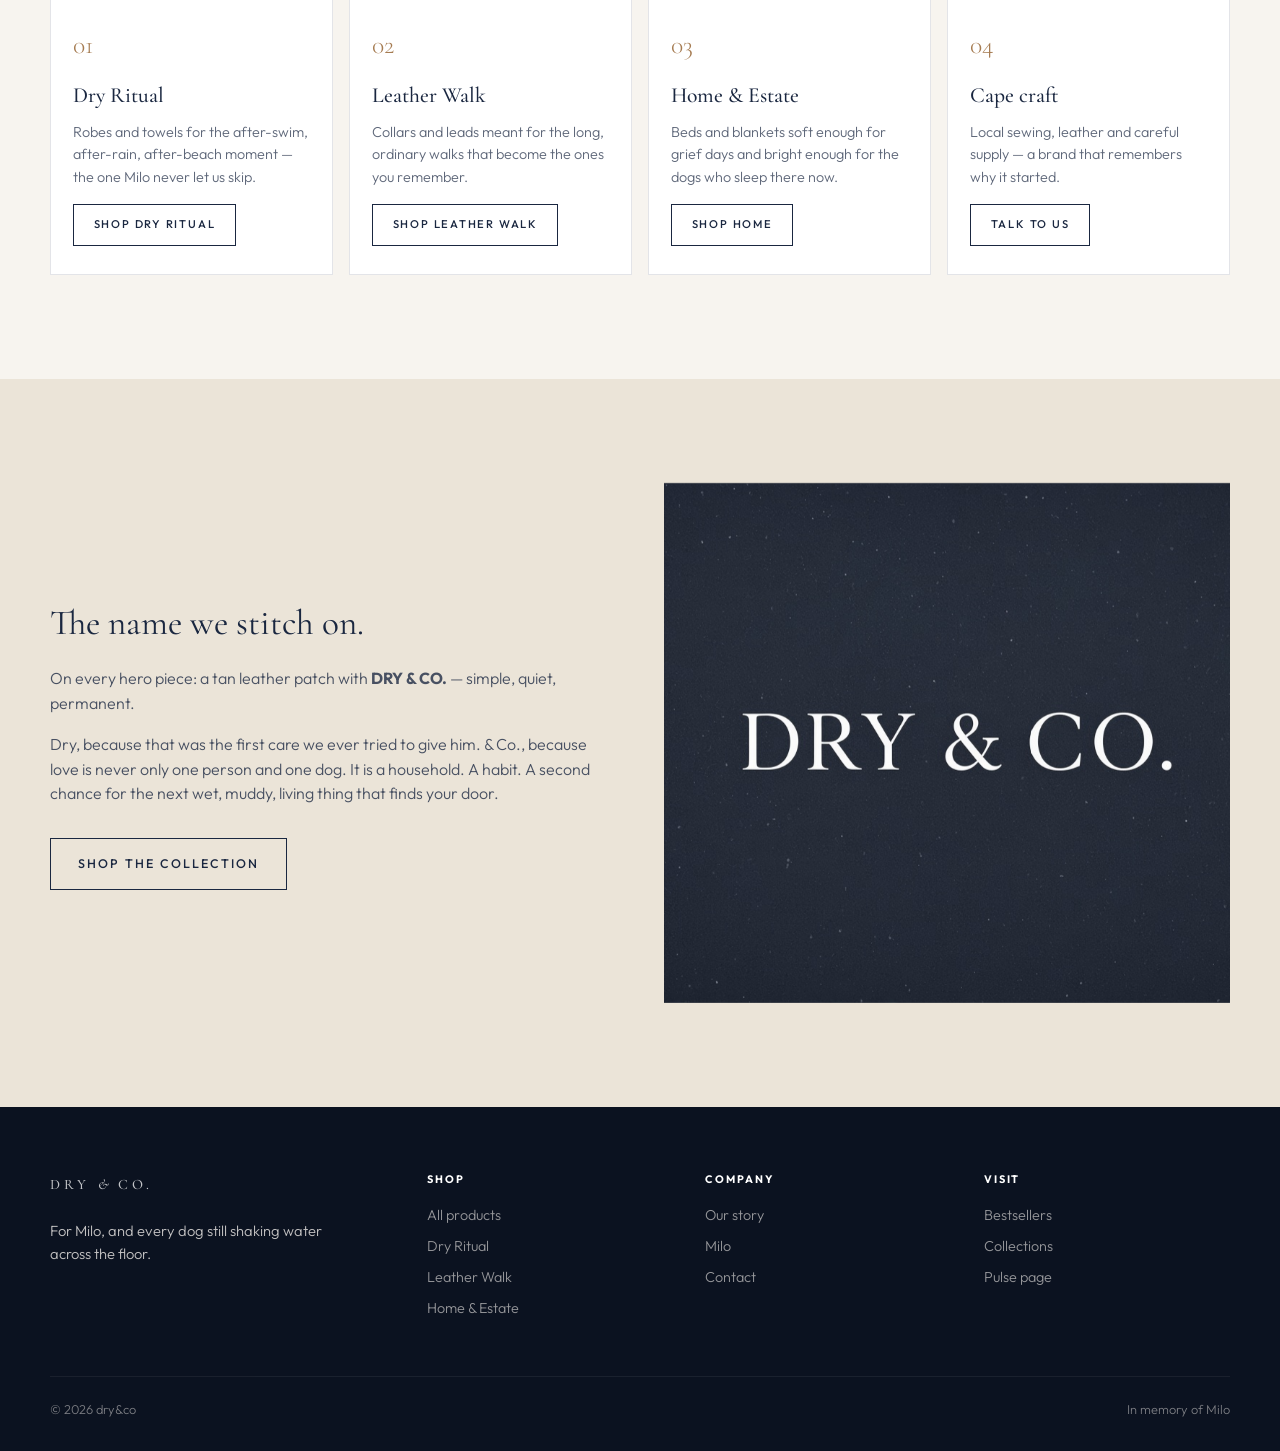
<file: about.html>
<!DOCTYPE html>
<html lang="en-ZA">
<head>
 <meta charset="UTF-8">
 <meta name="viewport" content="width=device-width, initial-scale=1">
 <title>Our Story — dry&co</title>
 <meta name="description" content="The dry&co story — how one Cape Labrador, and the quiet after he was gone, became a brand about drying, dignity and love that still has somewhere to land.">
  <link rel="stylesheet" href="assets/css/styles.css">
  <link rel="stylesheet" href="assets/css/brand-pro.css">
</head>
<body>
  <div class="announce">Free shipping over R1 200 · <a href="shop.html#shop">Shop the collection</a></div>

  <header class="site-header solid">
    <div class="container nav-inner">
      <a class="brand" href="index.html">DRY <span class="amp">&</span> CO.</a>
      <nav class="nav-links" aria-label="Primary">
        <a href="index.html">Home</a>
        <a href="shop.html#shop">Shop</a>
        <a href="index.html#bundles">Sets</a>
        <a href="about.html#our-story" class="active">Our Story</a>
        <a href="contact.html#contact">Contact</a>
      </nav>
 <div class="nav-actions">
 <button class="cart-btn" data-open-cart aria-label="Open bag">
 <svg width="18" height="18" viewBox="0 0 24 24" fill="none" stroke="currentColor" stroke-width="1.5"><path d="M6 7h12l-1 13H7L6 7z"/><path d="M9 7a3 3 0 0 1 6 0"/></svg>
 <span class="cart-count" hidden>0</span>
 </button>
 <button class="nav-toggle" aria-label="Menu"><span></span><span></span><span></span></button>
 </div>
 </div>
 </header>

 <section class="page-hero" id="our-story">
 <div class="container">
 <div class="kicker" style="color:#a67c52">Our story · dry&amp;co</div>
 <h1>He taught us what “dry” really means.</h1>
 <p>This brand did not start as a business plan. It started with a Labrador who loved water more than sense — and a house that went too quiet when he left.</p>
 </div>
 </section>

 <section class="section" id="milo">
 <div class="container split">
 <img class="reveal" src="assets/images/story-lab-sharp.png" alt="Yellow Labrador at a Cape doorway">
 <div class="prose reveal">
 <div class="kicker">The beginning</div>
 <h2>His name was Milo.</h2>
 <p>Milo was the kind of dog who arrived in a room before his body did — tail first, smile second, muddy paws always last. He swam in farm dams like they owed him something. He shook water across white walls and never apologised. After every swim, someone would laugh, grab whatever towel was closest, and try to get him dry before he claimed the sofa.</p>
 <p>Those towels were never enough. He would still leave a cold, damp patch where he slept. At the time, it was only a joke in the house: <em>“We need something better for this dog.”</em></p>
 </div>
 </div>
 </section>

 <section class="section" id="the-last-winter" style="background:var(--stone)">
 <div class="container" style="max-width:720px">
 <div class="kicker reveal">The hard part</div>
 <h2 class="reveal" style="font-family:var(--font-display);font-weight:400;font-size:clamp(1.9rem,4vw,2.8rem);line-height:1.15;margin-bottom:1.2rem">The winter he couldn’t shake it off.</h2>
 <div class="prose reveal">
 <p>In his last winter, the swimming stopped. The walks got shorter. One grey Cape afternoon he stood in the rain like he was waiting for his old body to remember how to be young. When they brought him inside, he was shivering in a way that had nothing to do with play.</p>
 <p>They wrapped him in the same old towel. It smelled of him and detergent and every weekend that had come before. He looked up once — that soft Labrador look that asks for nothing and somehow asks for everything — then rested his head on someone’s knee and went still enough that the whole house heard it.</p>
 <p>Milo did not make it through that week.</p>
 <p>What remained was ordinary and unbearable: his bowl still by the door. A lead hanging where no one had the heart to move it. A damp towel on the washing line that nobody wanted to take down, because taking it down felt like admitting he was really gone.</p>
 </div>
 </div>
 </section>

 <section class="section" id="why-we-began">
 <div class="container split">
 <div class="prose reveal">
 <div class="kicker">Why dry&amp;co exists</div>
 <h2>Love needs somewhere soft to land.</h2>
 <p>Grief is strange. One day you are choosing a better drying robe for a living dog. The next, you are holding fabric that still smells like him and wondering how a house can be so full of things and so empty at the same time.</p>
 <p>dry&amp;co was born in that quiet — not to replace Milo, and never to sell sadness — but to honour what he made obvious: dogs deserve warmth, dignity, and pieces that belong in the home the way they belong in our lives.</p>
 <p>Every robe, blanket and leather lead we make carries that promise. Get them dry. Keep them held. Make the ordinary moments feel worthy of the short, bright years we get with them.</p>
 </div>
 <img class="reveal" src="assets/images/touch-sharp.png" alt="Hand resting gently on a golden coat">
 </div>
 </section>

 <section class="quote-band" id="promise">
 <blockquote>“We still leave a little space on the sofa. Some loves do not move out — they just change shape.”</blockquote>
 <cite>For Milo · dry&amp;co</cite>
 </section>

 <section class="section" id="what-we-make">
 <div class="container">
 <div class="section-head reveal">
 <div>
 <div class="kicker">From memory into making</div>
 <h2>What we build now.</h2>
 </div>
 <p>Quiet luxury with a reason. Local leather and sewing where we can. Beautiful things for dogs who are still here — and for the people who know how quickly “still here” can change.</p>
 </div>
 <div class="why-grid">
 <article class="why-card reveal">
 <div class="why-num">01</div>
 <h3>Dry Ritual</h3>
 <p>Robes and towels for the after-swim, after-rain, after-beach moment — the one Milo never let us skip.</p>
 <a href="shop.html#drying" class="btn btn-outline btn-sm" style="margin-top:1rem">Shop Dry Ritual</a>
 </article>
 <article class="why-card reveal">
 <div class="why-num">02</div>
 <h3>Leather Walk</h3>
 <p>Collars and leads meant for the long, ordinary walks that become the ones you remember.</p>
 <a href="shop.html#leather" class="btn btn-outline btn-sm" style="margin-top:1rem">Shop Leather Walk</a>
 </article>
 <article class="why-card reveal">
 <div class="why-num">03</div>
 <h3>Home &amp; Estate</h3>
 <p>Beds and blankets soft enough for grief days and bright enough for the dogs who sleep there now.</p>
 <a href="shop.html#home" class="btn btn-outline btn-sm" style="margin-top:1rem">Shop Home</a>
 </article>
 <article class="why-card reveal">
 <div class="why-num">04</div>
 <h3>Cape craft</h3>
 <p>Local sewing, leather and careful supply — a brand that remembers why it started.</p>
 <a href="contact.html#contact" class="btn btn-outline btn-sm" style="margin-top:1rem">Talk to us</a>
 </article>
 </div>
 </div>
 </section>

 <section class="section" id="logo" style="background:var(--stone)">
 <div class="container split">
 <div class="prose reveal">
 <h2>The name we stitch on.</h2>
 <p>On every hero piece: a tan leather patch with <strong>DRY &amp; CO.</strong> — simple, quiet, permanent.</p>
 <p>Dry, because that was the first care we ever tried to give him. &amp; Co., because love is never only one person and one dog. It is a household. A habit. A second chance for the next wet, muddy, living thing that finds your door.</p>
 <a class="btn btn-outline" href="shop.html#shop" style="margin-top:1rem">Shop the collection</a>
 </div>
 <img class="reveal" src="assets/images/logo-endcard-sharp.png" alt="DRY & CO logo">
 </div>
 </section>

 <footer class="site-footer">
 <div class="container">
 <div class="footer-grid">
 <div>
 <a class="brand brand--light" href="index.html">DRY <span class="amp">&</span> CO.</a>
 <p style="max-width:28ch;margin-top:0.5rem;font-size:0.92rem">For Milo, and every dog still shaking water across the floor.</p>
 </div>
 <div>
 <h4>Shop</h4>
 <a href="shop.html#shop">All products</a>
 <a href="shop.html#drying">Dry Ritual</a>
 <a href="shop.html#leather">Leather Walk</a>
 <a href="shop.html#home">Home &amp; Estate</a>
 </div>
 <div>
 <h4>Company</h4>
 <a href="about.html#our-story">Our story</a>
 <a href="about.html#milo">Milo</a>
 <a href="contact.html#contact">Contact</a>
 </div>
 <div>
 <h4>Visit</h4>
 <a href="index.html#bestsellers">Bestsellers</a>
 <a href="index.html#collections">Collections</a>
 <a href="pulse.html">Pulse page</a>
 </div>
 </div>
 <div class="footer-bottom"><span>© 2026 dry&amp;co</span><span>In memory of Milo</span></div>
 </div>
 </footer>

 <div class="cart-overlay" data-close-cart></div>
 <aside class="cart-drawer">
 <div class="cart-head"><h3>Your bag</h3><button data-close-cart>✕</button></div>
 <div class="cart-items"></div>
 <div class="cart-foot">
 <div class="cart-total"><span>Total</span><span data-cart-total>R 0</span></div>
 <button class="btn btn-primary btn-full" data-whatsapp-checkout>Order via WhatsApp</button>
 </div>
 </aside>
  <div class="qv-modal"></div>
  <div class="toast"></div>
  <script src="assets/js/config.js"></script>
  <script src="assets/js/app.js"></script>
</body>
</html>
</file>
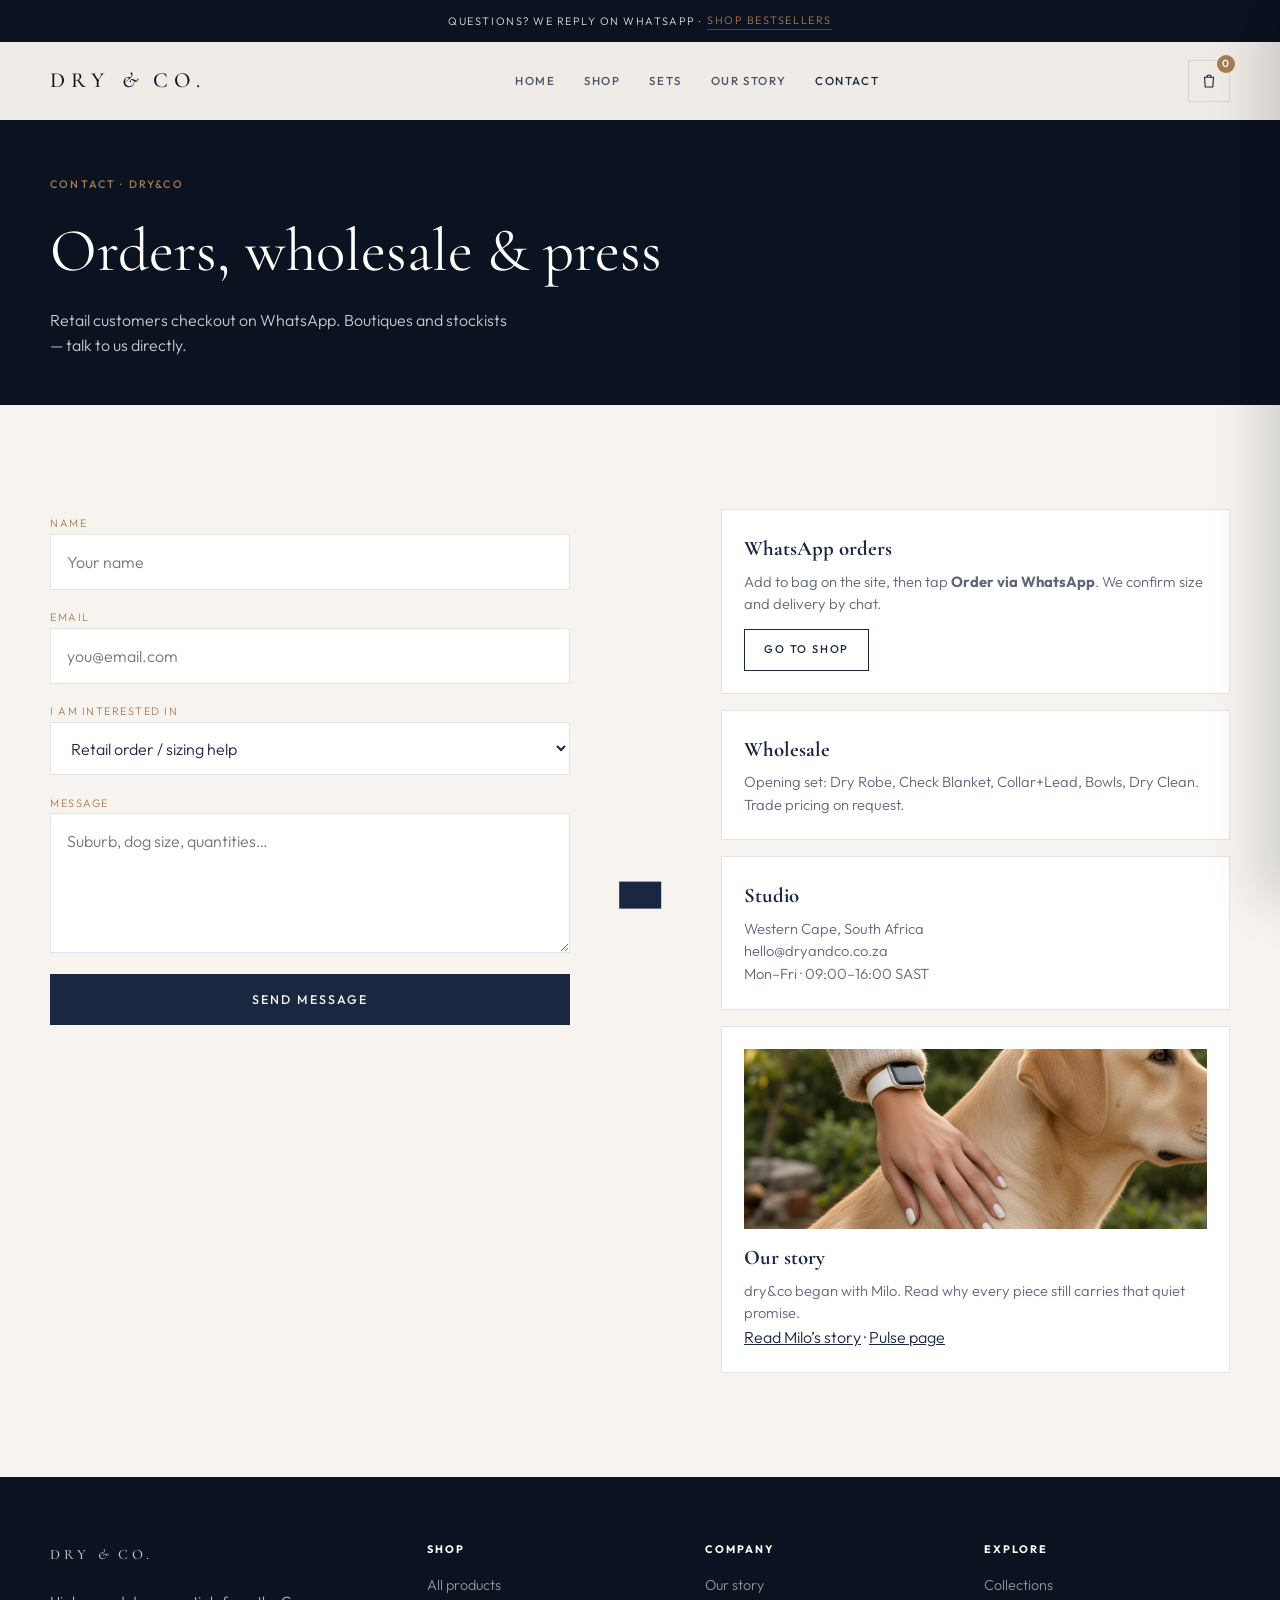
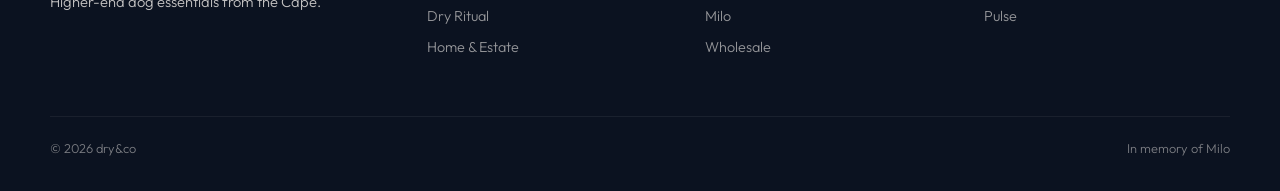
<file: contact.html>
<!DOCTYPE html>
<html lang="en-ZA">
<head>
 <meta charset="UTF-8">
 <meta name="viewport" content="width=device-width, initial-scale=1">
 <title>Contact — dry&co</title>
 <meta name="description" content="Contact dry&co for orders, boutique wholesale and Cape collaborations.">
  <link rel="stylesheet" href="assets/css/styles.css">
  <link rel="stylesheet" href="assets/css/brand-pro.css">
</head>
<body>
  <div class="announce">Questions? We reply on WhatsApp · <a href="shop.html#shop">Shop bestsellers</a></div>

  <header class="site-header solid">
    <div class="container nav-inner">
      <a class="brand" href="index.html">DRY <span class="amp">&</span> CO.</a>
      <nav class="nav-links" aria-label="Primary">
        <a href="index.html">Home</a>
        <a href="shop.html#shop">Shop</a>
        <a href="index.html#bundles">Sets</a>
        <a href="about.html#milo">Our Story</a>
        <a href="contact.html#contact" class="active">Contact</a>
      </nav>
 <div class="nav-actions">
 <button class="cart-btn" data-open-cart aria-label="Open bag">
 <svg width="18" height="18" viewBox="0 0 24 24" fill="none" stroke="currentColor" stroke-width="1.5"><path d="M6 7h12l-1 13H7L6 7z"/><path d="M9 7a3 3 0 0 1 6 0"/></svg>
 <span class="cart-count" hidden>0</span>
 </button>
 <button class="nav-toggle" aria-label="Menu"><span></span><span></span><span></span></button>
 </div>
 </div>
 </header>

 <section class="page-hero" id="contact">
 <div class="container">
 <div class="kicker" style="color:#a67c52">Contact · dry&amp;co</div>
 <h1>Orders, wholesale &amp; press</h1>
 <p>Retail customers checkout on WhatsApp. Boutiques and stockists — talk to us directly.</p>
 </div>
 </section>

 <section class="section" id="message">
 <div class="container" style="display:grid;grid-template-columns:1.1fr 0.9fr;gap:3rem;align-items:start">
 <form class="contact-form reveal" data-contact>
 <div>
 <label for="name">Name</label>
 <input id="name" name="name" required placeholder="Your name">
 </div>
 <div>
 <label for="email">Email</label>
 <input id="email" name="email" type="email" required placeholder="you@email.com">
 </div>
 <div>
 <label for="interest">I am interested in</label>
 <select id="interest" name="interest">
 <option>Retail order / sizing help</option>
 <option>Boutique wholesale</option>
 <option>Market / pop-up stock</option>
 <option>Press &amp; collaboration</option>
 <option>Manufacturing partnership</option>
 </select>
 </div>
 <div>
 <label for="message-field">Message</label>
 <textarea id="message-field" name="message" required placeholder="Suburb, dog size, quantities…"></textarea>
 </div>
 <button class="btn btn-primary" type="submit">Send message</button>
 </form>

 <div class="info-cards reveal">
 <div class="info-card" id="orders">
 <h3>WhatsApp orders</h3>
 <p>Add to bag on the site, then tap <strong>Order via WhatsApp</strong>. We confirm size and delivery by chat.</p>
 <a href="shop.html#shop" class="btn btn-outline btn-sm" style="margin-top:0.8rem">Go to shop</a>
 </div>
 <div class="info-card" id="wholesale">
 <h3>Wholesale</h3>
 <p>Opening set: Dry Robe, Check Blanket, Collar+Lead, Bowls, Dry Clean. Trade pricing on request.</p>
 </div>
 <div class="info-card" id="studio">
 <h3>Studio</h3>
 <p>Western Cape, South Africa<br>hello@dryandco.co.za<br>Mon–Fri · 09:00–16:00 SAST</p>
 </div>
 <div class="info-card" id="pulse">
 <img src="assets/images/touch-sharp.png" alt="Hand on golden coat" style="width:100%;height:180px;object-fit:cover;margin-bottom:0.8rem">
 <h3>Our story</h3>
 <p>dry&amp;co began with Milo. Read why every piece still carries that quiet promise.</p>
 <a href="about.html#milo" style="text-decoration:underline">Read Milo’s story</a>
 ·
 <a href="pulse.html" style="text-decoration:underline">Pulse page</a>
 </div>
 </div>
 </div>
 </section>

 <footer class="site-footer">
 <div class="container">
 <div class="footer-grid">
 <div>
 <a class="brand brand--light" href="index.html">DRY <span class="amp">&</span> CO.</a>
 <p style="max-width:28ch;margin-top:0.5rem;font-size:0.92rem">Higher-end dog essentials from the Cape.</p>
 </div>
 <div>
 <h4>Shop</h4>
 <a href="shop.html#shop">All products</a>
 <a href="shop.html#drying">Dry Ritual</a>
 <a href="shop.html#home">Home &amp; Estate</a>
 </div>
 <div>
 <h4>Company</h4>
 <a href="about.html#our-story">Our story</a>
 <a href="about.html#milo">Milo</a>
 <a href="contact.html#wholesale">Wholesale</a>
 </div>
 <div>
 <h4>Explore</h4>
 <a href="index.html#collections">Collections</a>
 <a href="pulse.html">Pulse</a>
 </div>
 </div>
 <div class="footer-bottom">
 <span>© 2026 dry&amp;co</span>
 <span>In memory of Milo</span>
 </div>
 </div>
 </footer>

 <div class="cart-overlay" data-close-cart></div>
 <aside class="cart-drawer">
 <div class="cart-head"><h3>Your bag</h3><button data-close-cart>✕</button></div>
 <div class="cart-items"></div>
 <div class="cart-foot">
 <div class="cart-total"><span>Total</span><span data-cart-total>R 0</span></div>
 <button class="btn btn-primary btn-full" data-whatsapp-checkout>Order via WhatsApp</button>
 </div>
 </aside>
 <div class="toast"></div>
 <script src="assets/js/config.js"></script>
  <script src="assets/js/app.js"></script>
 <style>
 @media (max-width: 900px) {
 .section .container { grid-template-columns: 1fr !important; }
 }
 </style>
</body>
</html>
</file>
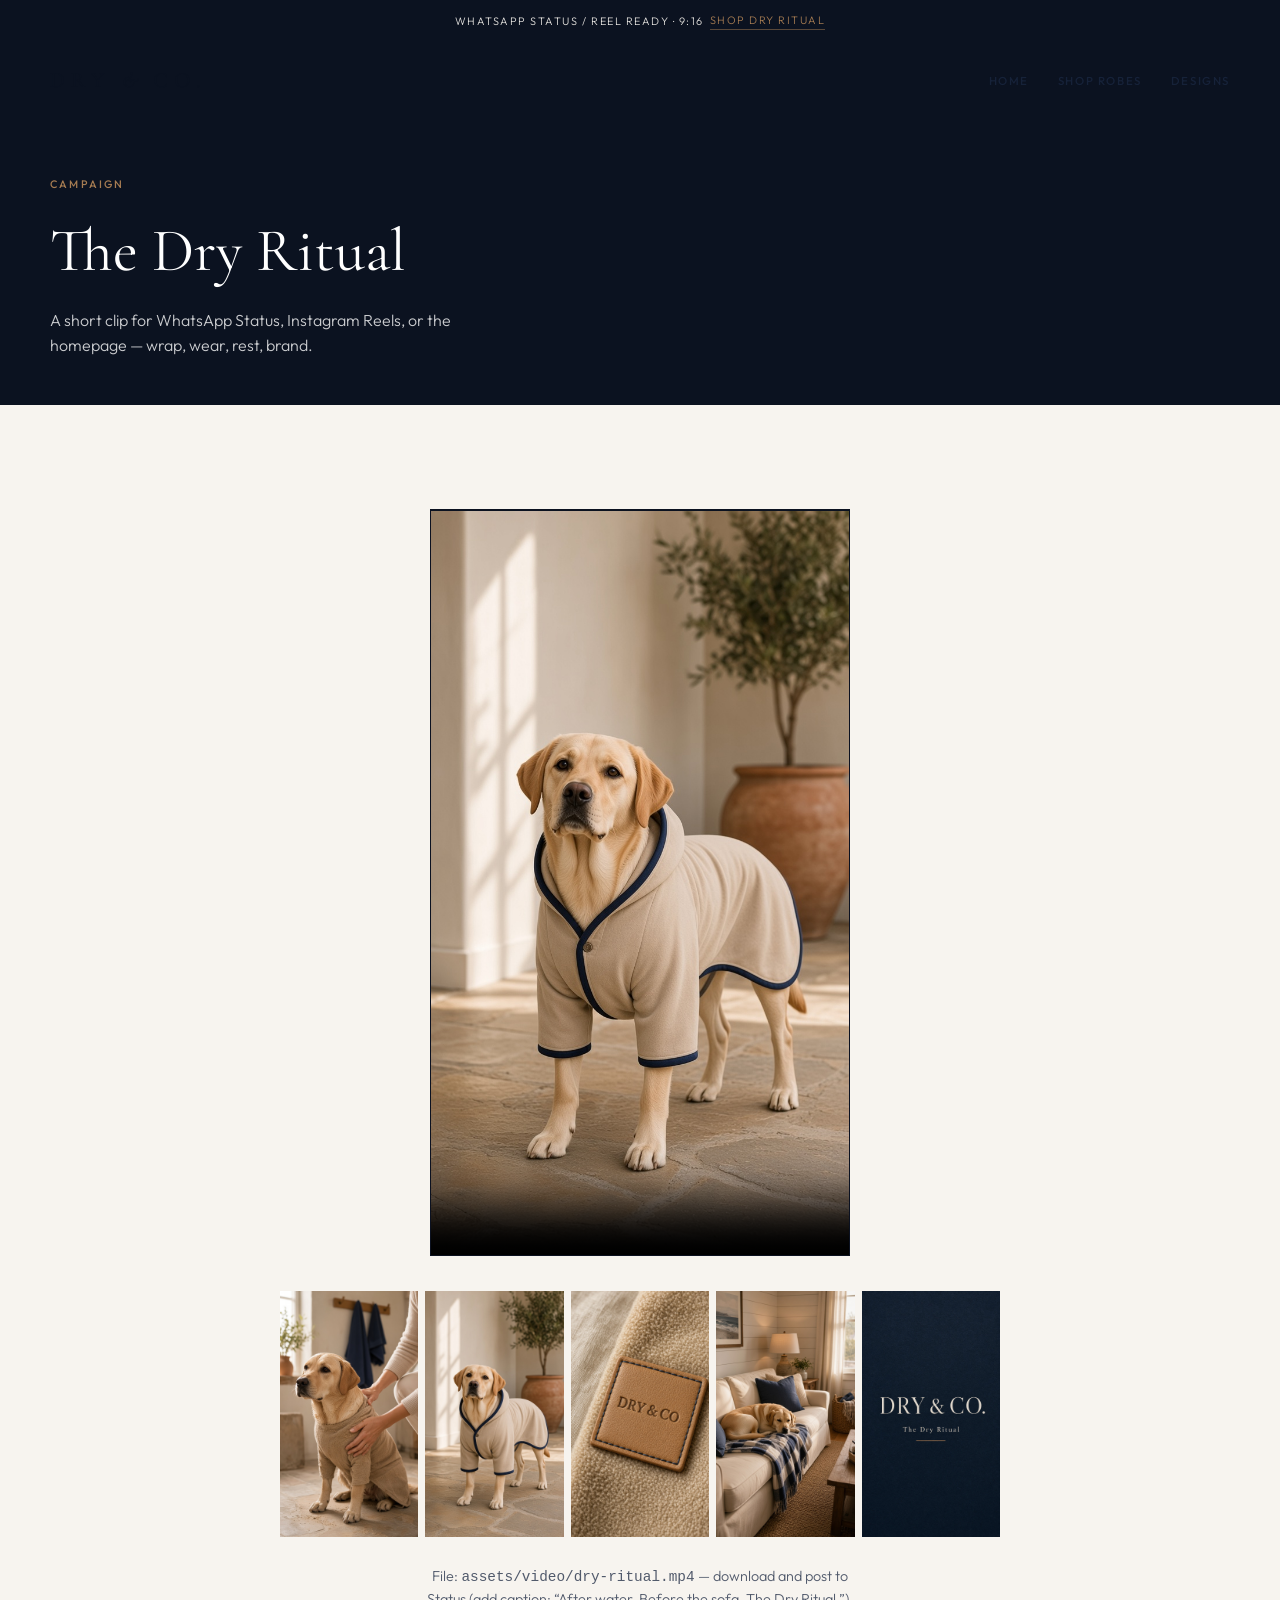
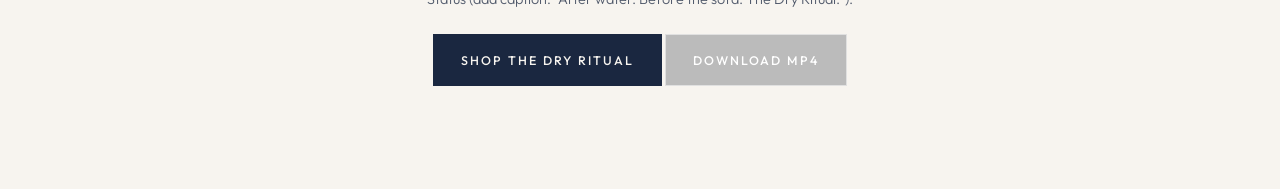
<file: dry-ritual.html>
<!DOCTYPE html>
<html lang="en-ZA">
<head>
  <meta charset="UTF-8">
  <meta name="viewport" content="width=device-width, initial-scale=1">
  <title>The Dry Ritual — dry&amp;co</title>
  <link rel="icon" href="assets/images/favicon.svg" type="image/svg+xml">
  <link rel="stylesheet" href="assets/css/styles.css?v=5">
  <link rel="stylesheet" href="assets/css/brand-pro.css?v=5">
  <style>
    .ritual-page { max-width: 720px; margin: 0 auto; text-align: center; }
    .ritual-page video {
      width: min(100%, 420px);
      aspect-ratio: 9/16;
      background: #0B1220;
      border: 1px solid rgba(11,18,32,0.1);
    }
    .frame-row {
      display: grid;
      grid-template-columns: repeat(5, 1fr);
      gap: 0.45rem;
      margin: 1.75rem 0;
    }
    .frame-row img { width: 100%; aspect-ratio: 9/16; object-fit: cover; }
    .share-note { opacity: 0.75; font-size: 0.9rem; max-width: 48ch; margin: 1rem auto 0; }
    @media (max-width: 640px) { .frame-row { grid-template-columns: repeat(3, 1fr); } }
  </style>
</head>
<body>
  <div class="announce">WhatsApp Status / Reel ready · 9:16<a href="shop.html#drying">Shop Dry Ritual</a></div>
  <header class="site-header">
    <div class="container nav-inner">
      <a class="brand" href="index.html">DRY <span class="amp">&amp;</span> CO.</a>
      <nav class="nav-links">
        <a href="index.html">Home</a>
        <a href="shop.html#drying">Shop robes</a>
        <a href="brand-designs.html">Designs</a>
      </nav>
    </div>
  </header>
  <main>
    <section class="page-hero">
      <div class="container">
        <div class="kicker" style="color:#a67c52">Campaign</div>
        <h1>The Dry Ritual</h1>
        <p>A short clip for WhatsApp Status, Instagram Reels, or the homepage — wrap, wear, rest, brand.</p>
      </div>
    </section>
    <section class="section">
      <div class="container ritual-page">
        <video controls playsinline poster="assets/images/ritual/ritual-02-robe.png" src="assets/video/dry-ritual.mp4"></video>
        <div class="frame-row">
          <img src="assets/images/ritual/ritual-01-wrap.png" alt="Wrap">
          <img src="assets/images/ritual/ritual-02-robe.png" alt="Robe">
          <img src="assets/images/ritual/ritual-03-patch.png" alt="Leather patch">
          <img src="assets/images/ritual/ritual-04-rest.png" alt="Rest">
          <img src="assets/images/ritual/ritual-05-endcard.png" alt="DRY & CO.">
        </div>
        <p class="share-note">File: <code>assets/video/dry-ritual.mp4</code> — download and post to Status (add caption: “After water. Before the sofa. The Dry Ritual.”).</p>
        <p style="margin-top:1.5rem">
          <a class="btn btn-primary" href="shop.html#drying">Shop the Dry Ritual</a>
          <a class="btn btn-ghost" href="assets/video/dry-ritual.mp4" download>Download MP4</a>
        </p>
      </div>
    </section>
  </main>
</body>
</html>
</file>
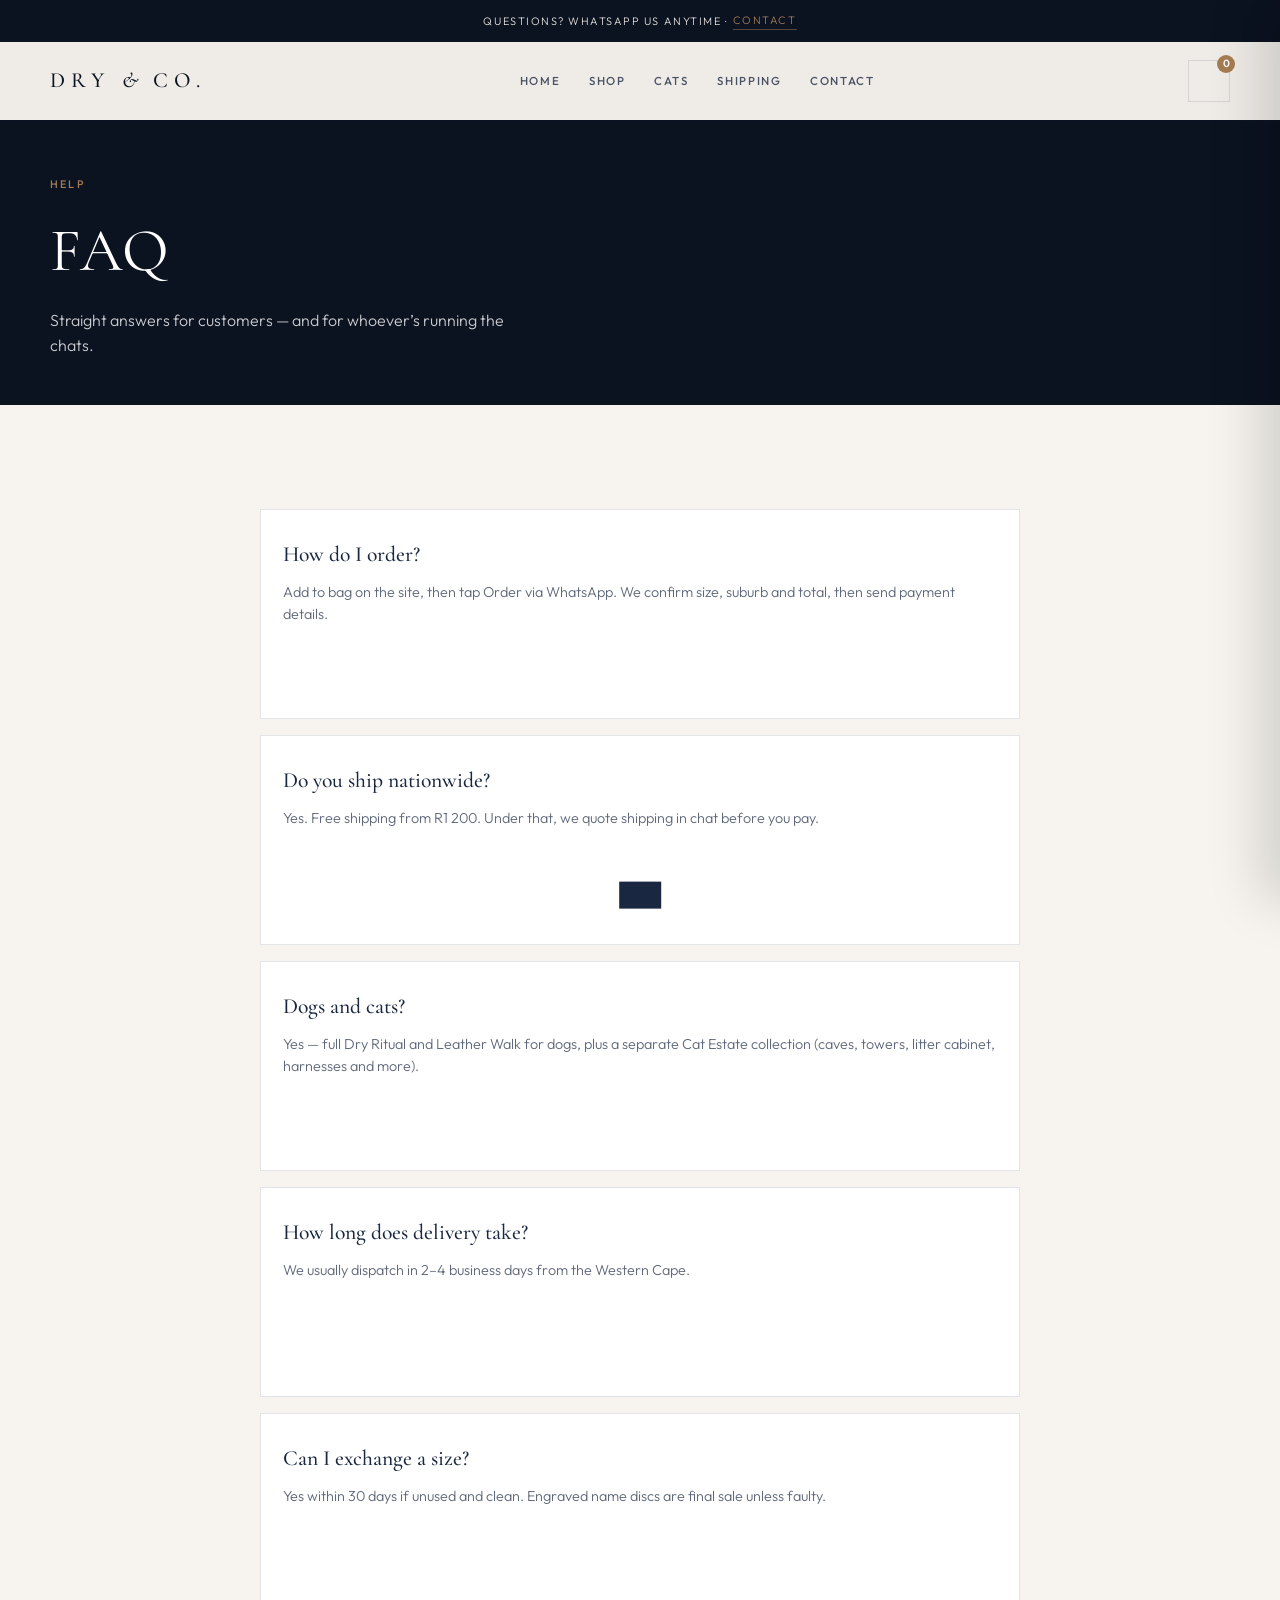
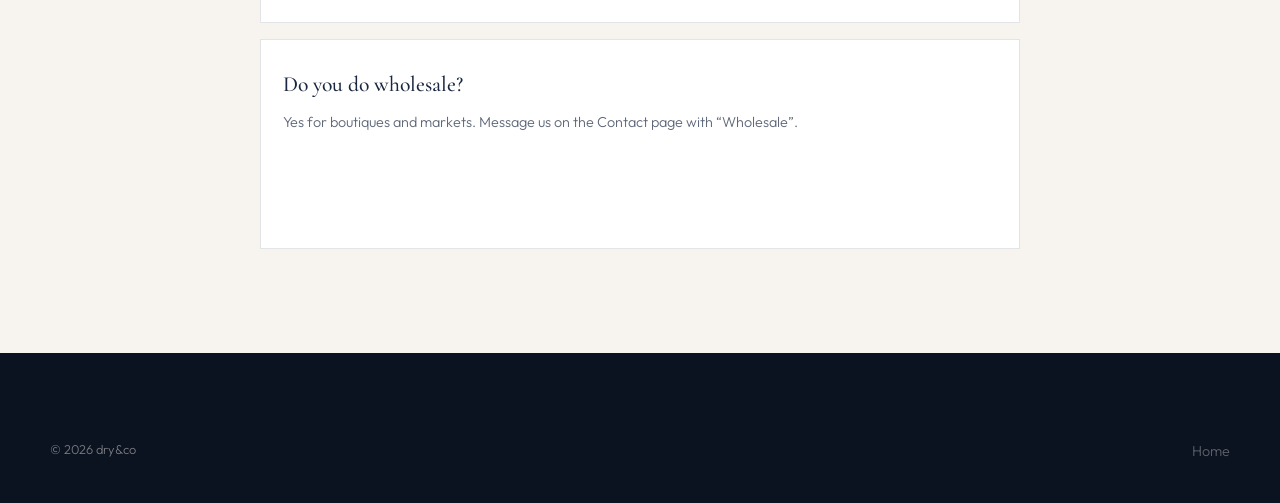
<file: faq.html>
<!DOCTYPE html>
<html lang="en-ZA">
<head>
  <meta charset="UTF-8">
  <meta name="viewport" content="width=device-width, initial-scale=1">
  <title>FAQ — dry&co</title>
  <link rel="stylesheet" href="assets/css/styles.css">
  <link rel="stylesheet" href="assets/css/brand-pro.css">
</head>
<body>
  <div class="announce">Questions? WhatsApp us anytime · <a href="contact.html#contact">Contact</a></div>
  <header class="site-header solid">
    <div class="container nav-inner">
      <a class="brand" href="index.html">DRY <span class="amp">&</span> CO.</a>
      <nav class="nav-links">
        <a href="index.html">Home</a>
        <a href="shop.html#shop">Shop</a>
        <a href="shop.html#cats">Cats</a>
        <a href="shipping.html">Shipping</a>
        <a href="contact.html#contact">Contact</a>
      </nav>
      <div class="nav-actions">
        <button class="cart-btn" data-open-cart aria-label="Bag"><span class="cart-count" hidden>0</span></button>
        <button class="nav-toggle" aria-label="Menu"><span></span><span></span><span></span></button>
      </div>
    </div>
  </header>
  <section class="page-hero"><div class="container"><div class="kicker" style="color:#a67c52">Help</div><h1>FAQ</h1><p>Straight answers for customers — and for whoever’s running the chats.</p></div></section>
  <section class="section"><div class="container" style="max-width:760px;display:grid;gap:1rem">
    <article class="why-card"><h3>How do I order?</h3><p>Add to bag on the site, then tap Order via WhatsApp. We confirm size, suburb and total, then send payment details.</p></article>
    <article class="why-card"><h3>Do you ship nationwide?</h3><p>Yes. Free shipping from R1 200. Under that, we quote shipping in chat before you pay.</p></article>
    <article class="why-card"><h3>Dogs and cats?</h3><p>Yes — full Dry Ritual and Leather Walk for dogs, plus a separate Cat Estate collection (caves, towers, litter cabinet, harnesses and more).</p></article>
    <article class="why-card"><h3>How long does delivery take?</h3><p>We usually dispatch in 2–4 business days from the Western Cape.</p></article>
    <article class="why-card"><h3>Can I exchange a size?</h3><p>Yes within 30 days if unused and clean. Engraved name discs are final sale unless faulty.</p></article>
    <article class="why-card"><h3>Do you do wholesale?</h3><p>Yes for boutiques and markets. Message us on the Contact page with “Wholesale”.</p></article>
  </div></section>
  <footer class="site-footer"><div class="container footer-bottom" style="border:none"><span>© 2026 dry&amp;co</span><a href="index.html">Home</a></div></footer>
  <div class="cart-overlay" data-close-cart></div>
  <aside class="cart-drawer"><div class="cart-head"><h3>Your bag</h3><button data-close-cart>✕</button></div><div class="ship-bar" data-ship-bar></div><div class="cart-items"></div><div class="cart-foot"><div class="cart-total"><span>Total</span><span data-cart-total>R 0</span></div><button class="btn btn-primary btn-full" data-whatsapp-checkout>Order via WhatsApp</button></div></aside>
  <div class="qv-modal"></div><div class="toast"></div>
  <script src="assets/js/config.js"></script>
  <script src="assets/js/app.js"></script>
</body>
</html>
</file>
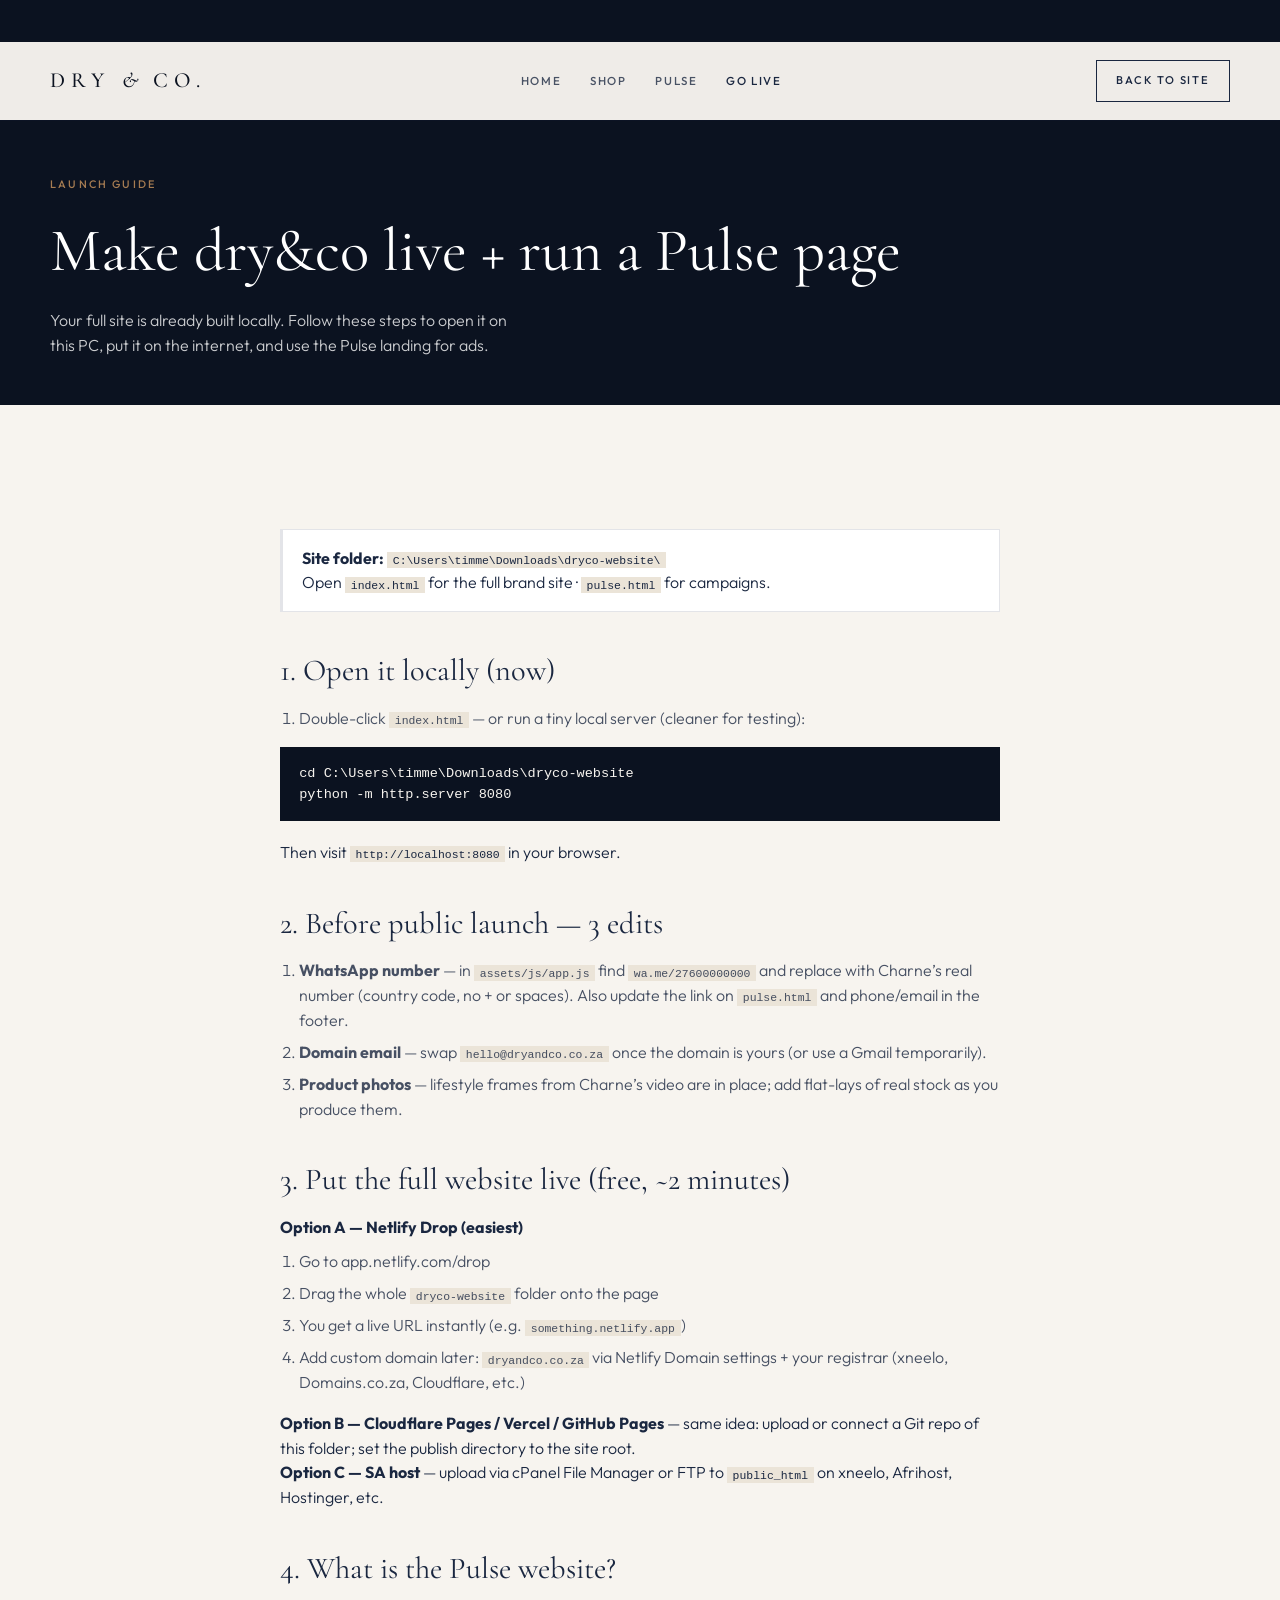
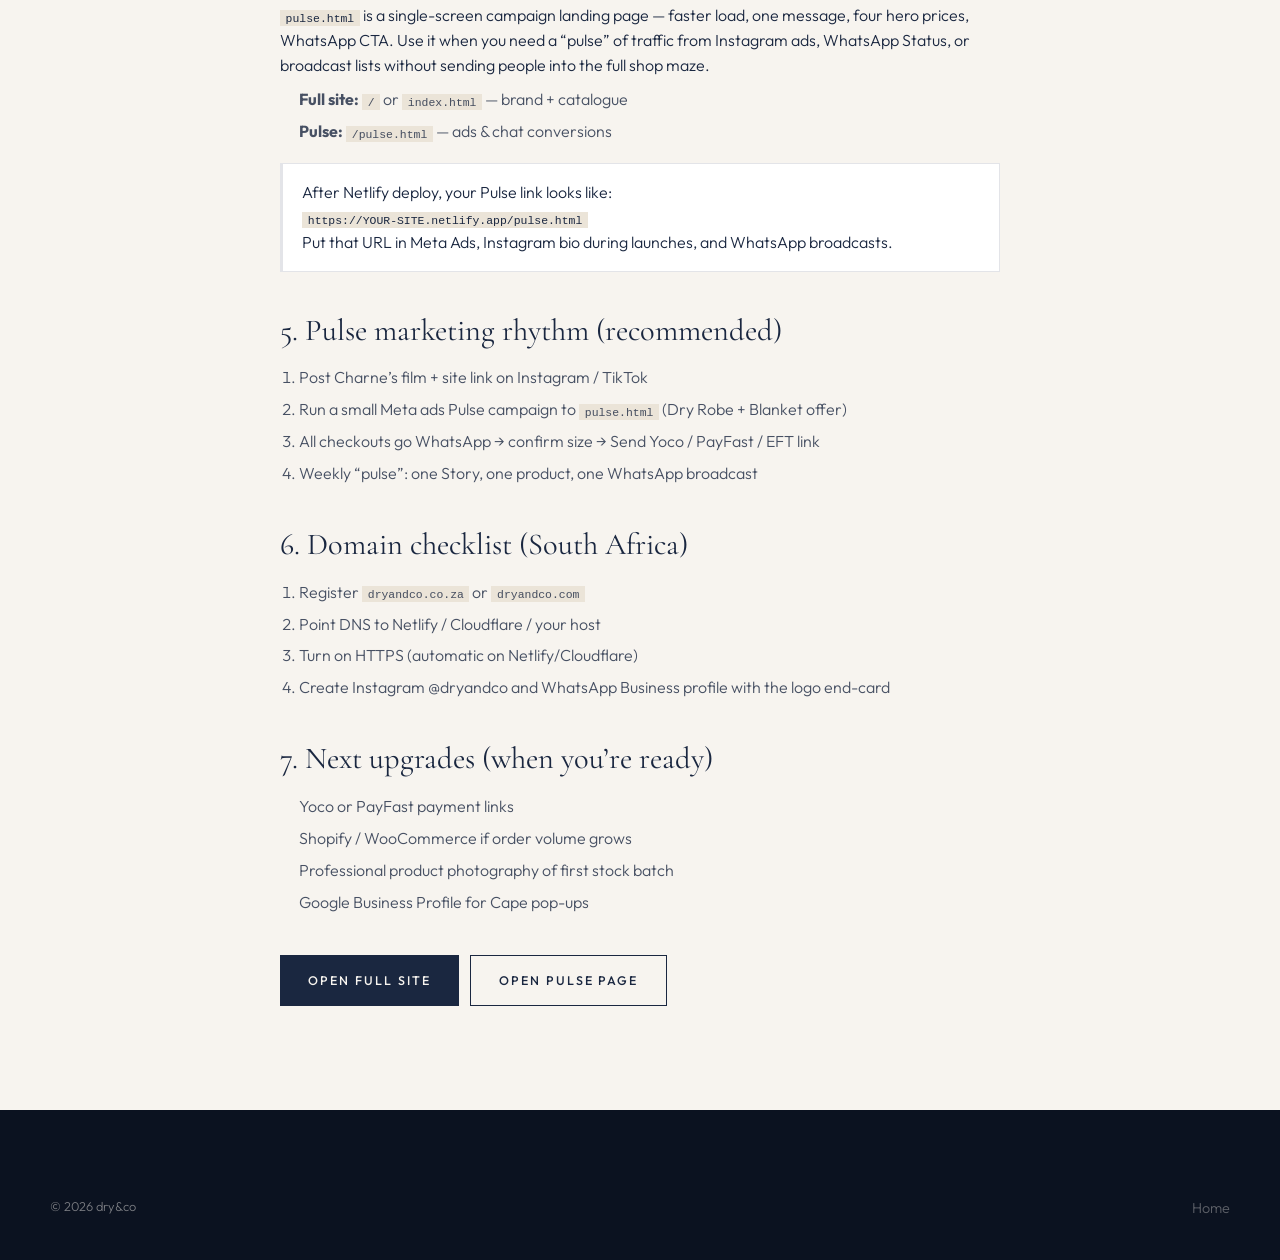
<file: GO-LIVE.html>
﻿<!DOCTYPE html>
<html lang="en-ZA">
<head>
 <meta charset="UTF-8">
 <meta name="viewport" content="width=device-width, initial-scale=1">
 <title>Go live &amp; Pulse — dry&co</title>
 <link rel="stylesheet" href="assets/css/styles.css">
 <style>
 .guide { max-width: 720px; }
 .guide h2 {
 font-family: var(--font-display);
 font-weight: 400;
 font-size: 1.9rem;
 margin: 2.2rem 0 0.7rem;
 }
 .guide ol, .guide ul { margin: 0.6rem 0 1rem 1.2rem; color: rgba(26,39,64,0.8); }
 .guide li { margin-bottom: 0.45rem; }
 .guide code {
 background: var(--stone);
 padding: 0.1rem 0.35rem;
 font-size: 0.88em;
 }
 .guide pre {
 background: var(--navy-deep);
 color: #f7f4ef;
 padding: 1rem 1.2rem;
 overflow: auto;
 font-size: 0.85rem;
 margin: 0.8rem 0 1.2rem;
 }
 .callout {
 border-left: 3px solid var(--leather);
 padding: 1rem 1.2rem;
 background: white;
 border: 1px solid var(--line);
 border-left-width: 3px;
 margin: 1.2rem 0;
 }
 </style>
</head>
<body>
 <header class="site-header solid">
 <div class="container nav-inner">
 <a class="brand" href="index.html">DRY <span class="amp">&</span> CO.</a>
 <nav class="nav-links">
 <a href="index.html">Home</a>
 <a href="shop.html">Shop</a>
 <a href="pulse.html">Pulse</a>
 <a href="GO-LIVE.html" class="active">Go live</a>
 </nav>
 <div class="nav-actions">
 <a class="btn btn-outline btn-sm" href="index.html">Back to site</a>
 </div>
 </div>
 </header>

 <section class="page-hero">
 <div class="container">
 <div class="kicker" style="color:#a67c52">Launch guide</div>
 <h1>Make dry&amp;co live + run a Pulse page</h1>
 <p>Your full site is already built locally. Follow these steps to open it on this PC, put it on the internet, and use the Pulse landing for ads.</p>
 </div>
 </section>

 <section class="section">
 <div class="container guide">
 <div class="callout">
 <strong>Site folder:</strong> <code>C:\Users\timme\Downloads\dryco-website\</code><br>
 Open <code>index.html</code> for the full brand site · <code>pulse.html</code> for campaigns.
 </div>

 <h2>1. Open it locally (now)</h2>
 <ol>
 <li>Double-click <code>index.html</code> — or run a tiny local server (cleaner for testing):</li>
 </ol>
 <pre>cd C:\Users\timme\Downloads\dryco-website
python -m http.server 8080</pre>
 <p>Then visit <code>http://localhost:8080</code> in your browser.</p>

 <h2>2. Before public launch — 3 edits</h2>
 <ol>
 <li><strong>WhatsApp number</strong> — in <code>assets/js/app.js</code> find <code>wa.me/27600000000</code> and replace with Charne’s real number (country code, no + or spaces). Also update the link on <code>pulse.html</code> and phone/email in the footer.</li>
 <li><strong>Domain email</strong> — swap <code>hello@dryandco.co.za</code> once the domain is yours (or use a Gmail temporarily).</li>
 <li><strong>Product photos</strong> — lifestyle frames from Charne’s video are in place; add flat-lays of real stock as you produce them.</li>
 </ol>

 <h2>3. Put the full website live (free, ~2 minutes)</h2>
 <p><strong>Option A — Netlify Drop (easiest)</strong></p>
 <ol>
 <li>Go to <a href="https://app.netlify.com/drop" target="_blank" rel="noopener">app.netlify.com/drop</a></li>
 <li>Drag the whole <code>dryco-website</code> folder onto the page</li>
 <li>You get a live URL instantly (e.g. <code>something.netlify.app</code>)</li>
 <li>Add custom domain later: <code>dryandco.co.za</code> via Netlify Domain settings + your registrar (xneelo, Domains.co.za, Cloudflare, etc.)</li>
 </ol>
 <p><strong>Option B — Cloudflare Pages / Vercel / GitHub Pages</strong> — same idea: upload or connect a Git repo of this folder; set the publish directory to the site root.</p>
 <p><strong>Option C — SA host</strong> — upload via cPanel File Manager or FTP to <code>public_html</code> on xneelo, Afrihost, Hostinger, etc.</p>

 <h2>4. What is the Pulse website?</h2>
 <p><code>pulse.html</code> is a single-screen campaign landing page — faster load, one message, four hero prices, WhatsApp CTA. Use it when you need a “pulse” of traffic from Instagram ads, WhatsApp Status, or broadcast lists without sending people into the full shop maze.</p>
 <ul>
 <li><strong>Full site:</strong> <code>/</code> or <code>index.html</code> — brand + catalogue</li>
 <li><strong>Pulse:</strong> <code>/pulse.html</code> — ads &amp; chat conversions</li>
 </ul>
 <div class="callout">
 After Netlify deploy, your Pulse link looks like:<br>
 <code>https://YOUR-SITE.netlify.app/pulse.html</code><br>
 Put that URL in Meta Ads, Instagram bio during launches, and WhatsApp broadcasts.
 </div>

 <h2>5. Pulse marketing rhythm (recommended)</h2>
 <ol>
 <li>Post Charne’s film + site link on Instagram / TikTok</li>
 <li>Run a small Meta ads Pulse campaign to <code>pulse.html</code> (Dry Robe + Blanket offer)</li>
 <li>All checkouts go WhatsApp → confirm size → Send Yoco / PayFast / EFT link</li>
 <li>Weekly “pulse”: one Story, one product, one WhatsApp broadcast</li>
 </ol>

 <h2>6. Domain checklist (South Africa)</h2>
 <ol>
 <li>Register <code>dryandco.co.za</code> or <code>dryandco.com</code></li>
 <li>Point DNS to Netlify / Cloudflare / your host</li>
 <li>Turn on HTTPS (automatic on Netlify/Cloudflare)</li>
 <li>Create Instagram @dryandco and WhatsApp Business profile with the logo end-card</li>
 </ol>

 <h2>7. Next upgrades (when you’re ready)</h2>
 <ul>
 <li>Yoco or PayFast payment links</li>
 <li>Shopify / WooCommerce if order volume grows</li>
 <li>Professional product photography of first stock batch</li>
 <li>Google Business Profile for Cape pop-ups</li>
 </ul>

 <p style="margin-top:2.5rem">
 <a class="btn btn-primary" href="index.html">Open full site</a>
 <a class="btn btn-outline" href="pulse.html" style="margin-left:0.5rem">Open Pulse page</a>
 </p>
 </div>
 </section>

 <footer class="site-footer">
 <div class="container footer-bottom" style="border:none">
 <span>© 2026 dry&amp;co</span>
 <a href="index.html">Home</a>
 </div>
 </footer>
</body>
</html>
</file>
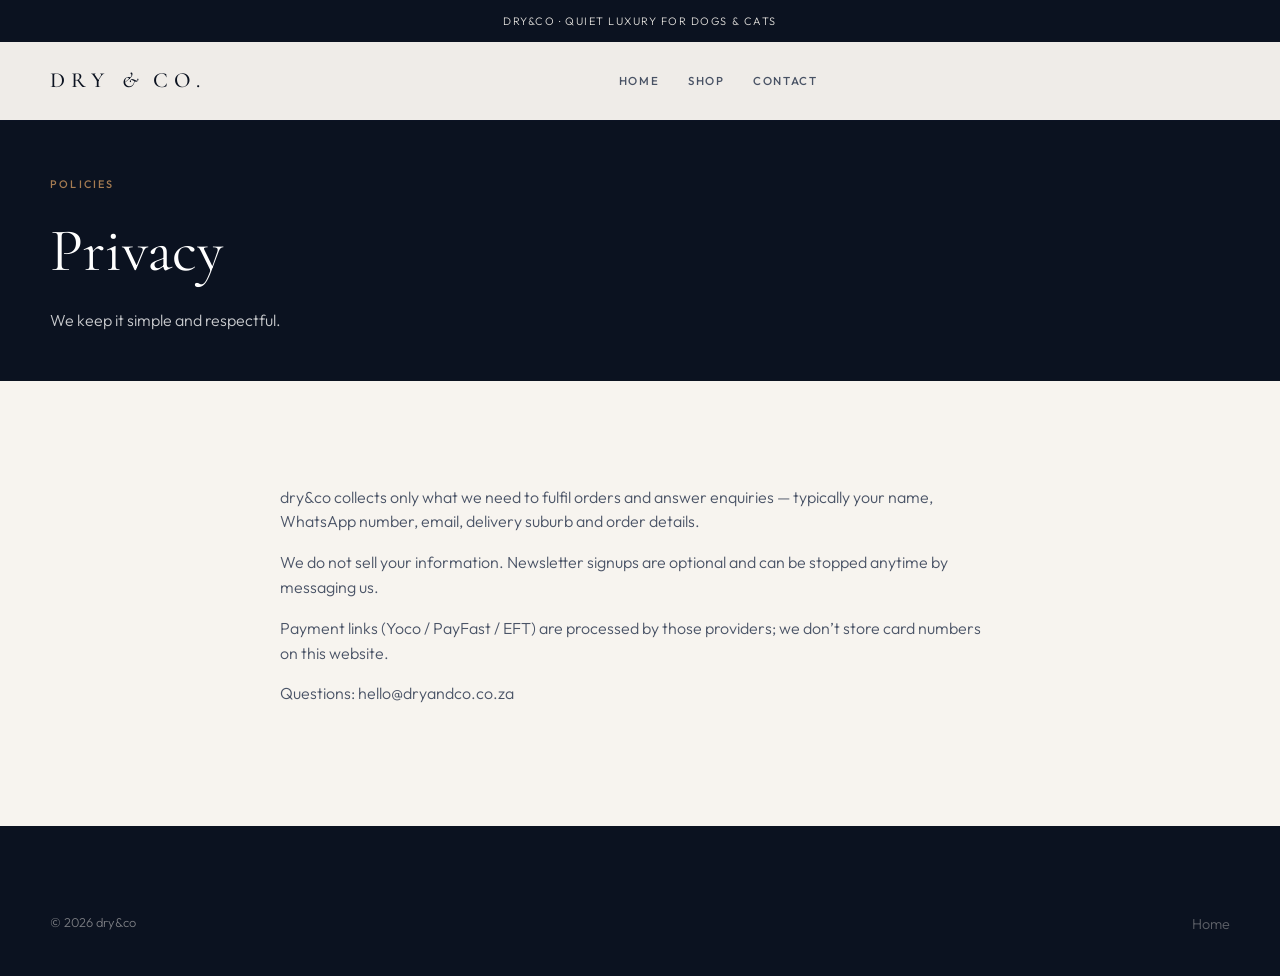
<file: privacy.html>
<!DOCTYPE html>
<html lang="en-ZA">
<head>
  <meta charset="UTF-8">
  <meta name="viewport" content="width=device-width, initial-scale=1">
  <title>Privacy — dry&co</title>
  <link rel="stylesheet" href="assets/css/styles.css">
  <link rel="stylesheet" href="assets/css/brand-pro.css">
</head>
<body>
  <div class="announce">dry&amp;co · Quiet luxury for dogs &amp; cats</div>
  <header class="site-header solid">
    <div class="container nav-inner">
      <a class="brand" href="index.html">DRY <span class="amp">&</span> CO.</a>
      <nav class="nav-links">
        <a href="index.html">Home</a>
        <a href="shop.html#shop">Shop</a>
        <a href="contact.html#contact">Contact</a>
      </nav>
      <div class="nav-actions"><button class="nav-toggle" aria-label="Menu"><span></span><span></span><span></span></button></div>
    </div>
  </header>
  <section class="page-hero"><div class="container"><div class="kicker" style="color:#a67c52">Policies</div><h1>Privacy</h1><p>We keep it simple and respectful.</p></div></section>
  <section class="section"><div class="container prose" style="max-width:720px">
    <p>dry&amp;co collects only what we need to fulfil orders and answer enquiries — typically your name, WhatsApp number, email, delivery suburb and order details.</p>
    <p>We do not sell your information. Newsletter signups are optional and can be stopped anytime by messaging us.</p>
    <p>Payment links (Yoco / PayFast / EFT) are processed by those providers; we don’t store card numbers on this website.</p>
    <p>Questions: <a href="mailto:hello@dryandco.co.za">hello@dryandco.co.za</a></p>
  </div></section>
  <footer class="site-footer"><div class="container footer-bottom" style="border:none"><span>© 2026 dry&amp;co</span><a href="index.html">Home</a></div></footer>
  <script src="assets/js/config.js"></script>
  <script src="assets/js/app.js"></script>
</body>
</html>
</file>
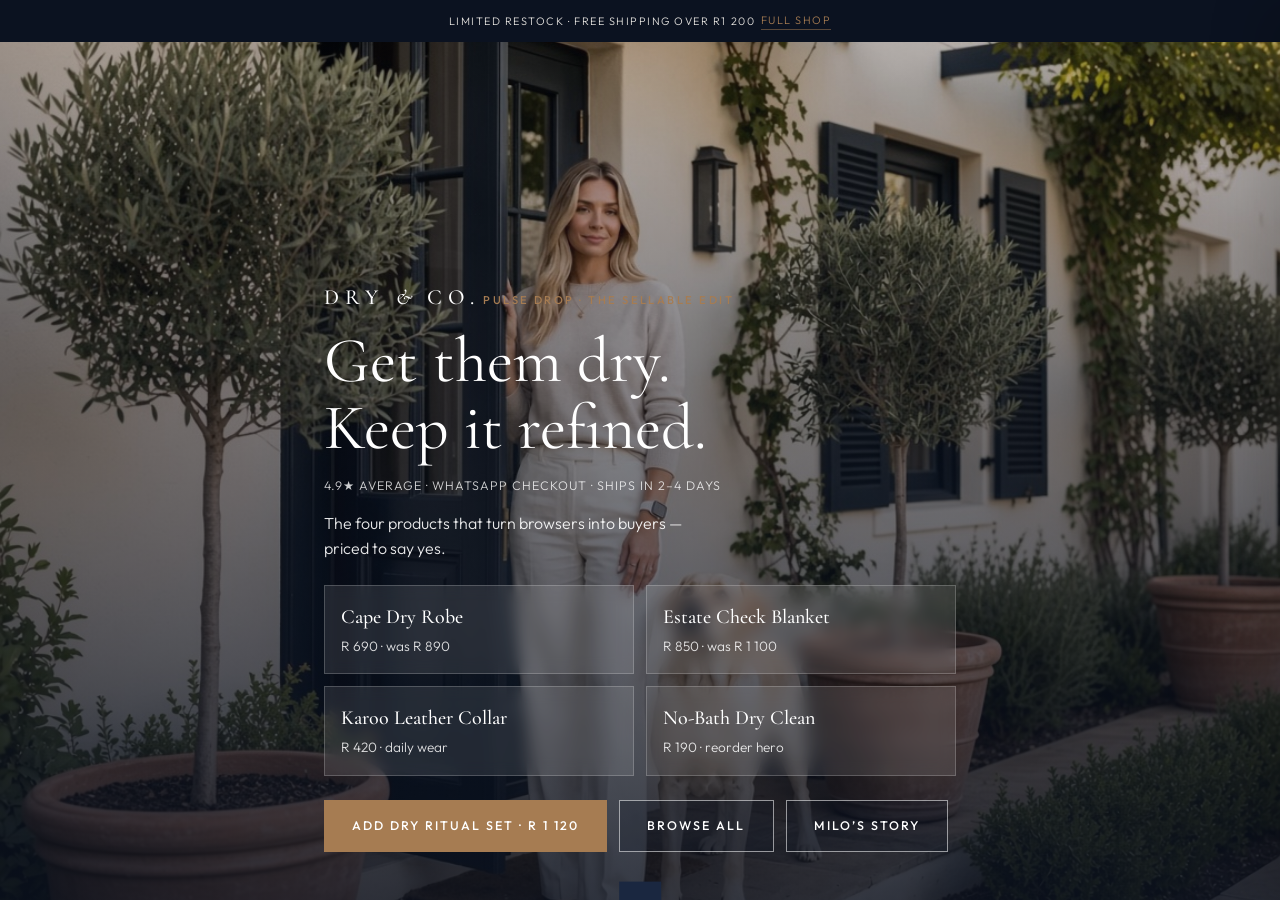
<file: pulse.html>
<!DOCTYPE html>
<html lang="en-ZA">
<head>
  <meta charset="UTF-8">
  <meta name="viewport" content="width=device-width, initial-scale=1">
  <title>Pulse — dry&co</title>
  <meta name="description" content="dry&co Pulse — Dry Ritual from R690. Free shipping over R1 200. Order on WhatsApp.">
  <meta property="og:title" content="dry&co — Get them dry. Keep it refined.">
  <meta property="og:image" content="assets/images/hero-sharp.png">
  <link rel="stylesheet" href="assets/css/styles.css">
  <link rel="stylesheet" href="assets/css/brand-pro.css">
  <style>
    .pulse-hero {
      min-height: 100vh; min-height: 100dvh;
      display: grid; place-items: end stretch; color: white; position: relative;
    }
    .pulse-hero > img {
      position: absolute; inset: 0; width: 100%; height: 100%;
      object-fit: cover; object-position: center 25%;
    }
    .pulse-hero::after {
      content: ""; position: absolute; inset: 0;
      background: linear-gradient(180deg, rgba(11,18,32,.2), rgba(11,18,32,.82));
    }
    .pulse-copy { position: relative; z-index: 1; padding: 5rem 1.5rem 3rem; max-width: 680px; }
    .pulse-products {
      display: grid; grid-template-columns: repeat(2, 1fr); gap: 0.75rem;
      margin: 1.5rem 0 1.5rem;
    }
    .pulse-sku {
      background: rgba(255,255,255,0.1); border: 1px solid rgba(255,255,255,0.2);
      padding: 1rem; backdrop-filter: blur(8px); cursor: pointer; text-align: left; color: inherit; width: 100%;
    }
    .pulse-sku h3 { font-family: var(--font-display); font-size: 1.25rem; font-weight: 500; }
    .pulse-sku span { font-size: 0.85rem; opacity: 0.85; }
    .pulse-proof { font-size: 0.78rem; letter-spacing: 0.08em; text-transform: uppercase; opacity: 0.8; margin-bottom: 1rem; }
    @media (max-width: 560px) { .pulse-products { grid-template-columns: 1fr; } }
  </style>
</head>
<body>
  <div class="announce">Limited restock · Free shipping over R1 200 <a href="shop.html#shop">Full shop</a></div>

  <section class="pulse-hero">
    <img src="assets/images/story-lab-sharp.png" alt="dry&co lifestyle">
    <div class="container pulse-copy">
      <a class="brand brand--light" href="index.html">DRY <span class="amp">&</span> CO.</a>
      <p class="eyebrow" style="margin-top:1.5rem">Pulse drop · The sellable edit</p>
      <h1 style="font-family:var(--font-display);font-weight:400;font-size:clamp(2.4rem,8vw,4rem);line-height:1.05;margin-bottom:0.9rem">Get them dry.<br>Keep it refined.</h1>
      <p class="pulse-proof">4.9★ average · WhatsApp checkout · Ships in 2–4 days</p>
      <p style="opacity:.9;max-width:36ch;margin-bottom:0.5rem">The four products that turn browsers into buyers — priced to say yes.</p>

      <div class="pulse-products">
        <button class="pulse-sku" data-quick="dry-robe-sand" type="button">
          <h3>Cape Dry Robe</h3>
          <span>R 690 · was R 890</span>
        </button>
        <button class="pulse-sku" data-quick="check-blanket" type="button">
          <h3>Estate Check Blanket</h3>
          <span>R 850 · was R 1 100</span>
        </button>
        <button class="pulse-sku" data-quick="leather-collar" type="button">
          <h3>Karoo Leather Collar</h3>
          <span>R 420 · daily wear</span>
        </button>
        <button class="pulse-sku" data-quick="dry-shampoo" type="button">
          <h3>No-Bath Dry Clean</h3>
          <span>R 190 · reorder hero</span>
        </button>
      </div>

      <div style="display:flex;flex-wrap:wrap;gap:0.75rem">
        <button class="btn btn-leather" data-add-bundle="bundle-dry-ritual" type="button">Add Dry Ritual Set · R 1 120</button>
        <a class="btn btn-ghost" href="shop.html#shop">Browse all</a>
        <a class="btn btn-ghost" href="about.html#milo">Milo’s story</a>
      </div>
    </div>
  </section>

  <div class="cart-overlay" data-close-cart></div>
  <aside class="cart-drawer">
    <div class="cart-head"><h3>Your bag</h3><button data-close-cart>✕</button></div>
    <div class="ship-bar" data-ship-bar></div>
    <div class="cart-items"></div>
    <div class="cart-foot">
      <div class="cart-total"><span>Total</span><span data-cart-total>R 0</span></div>
      <button class="btn btn-primary btn-full" data-whatsapp-checkout>Order via WhatsApp</button>
    </div>
  </aside>
  <div class="qv-modal"></div>
  <div class="toast"></div>
  <script src="assets/js/config.js"></script>
  <script src="assets/js/app.js"></script>
</body>
</html>
</file>
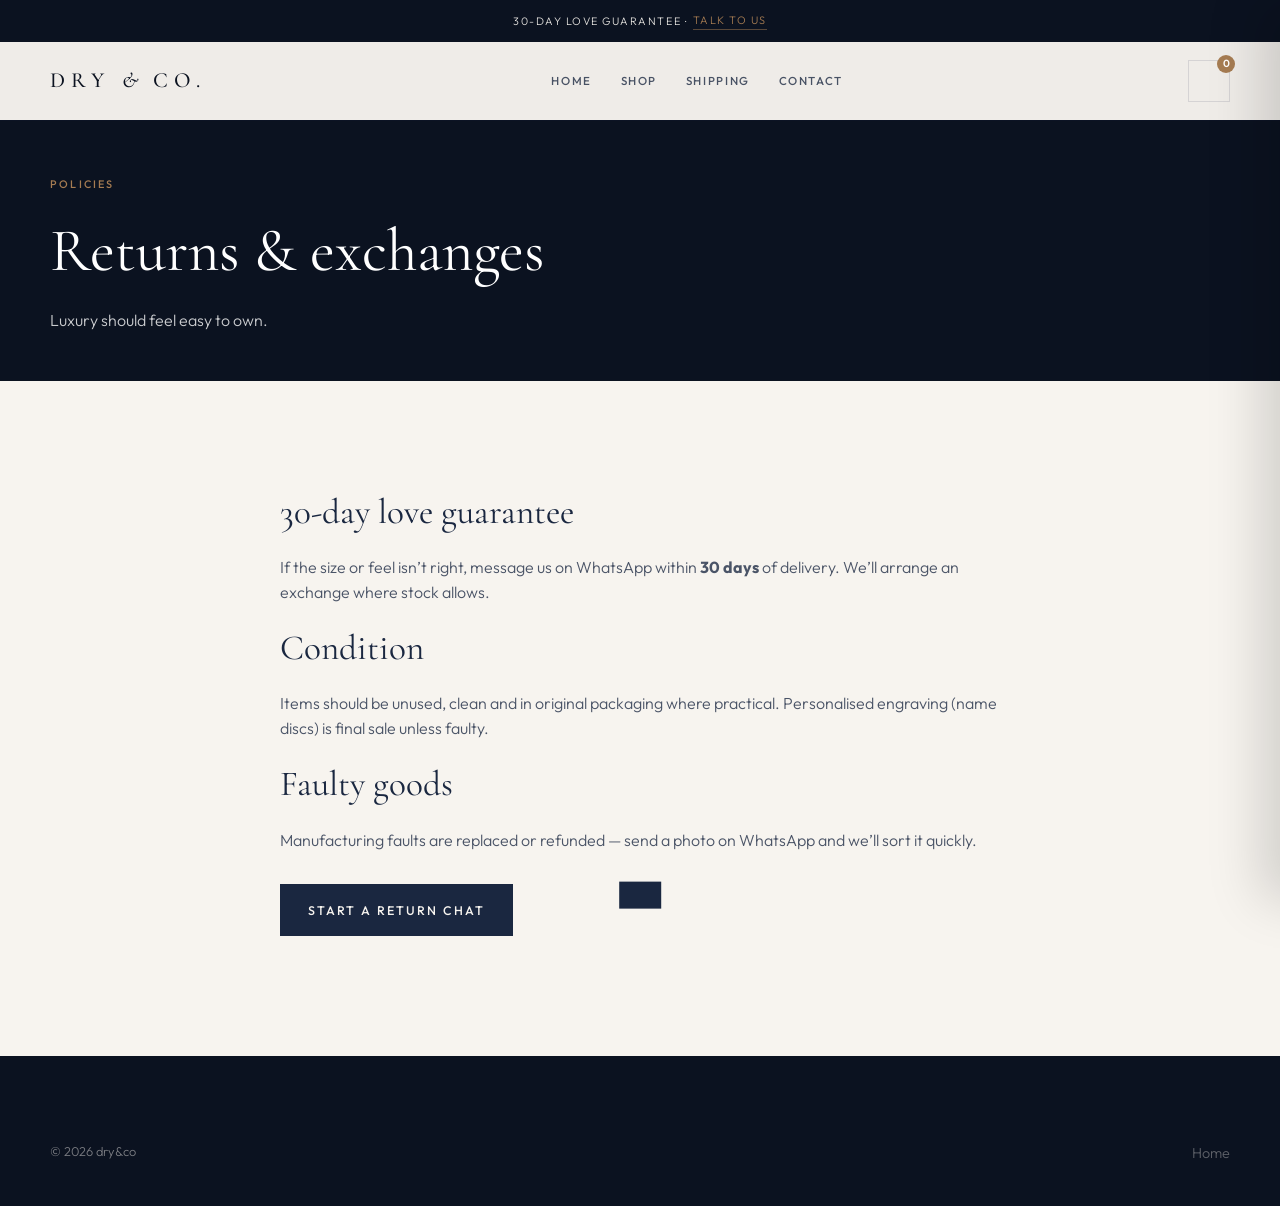
<file: returns.html>
<!DOCTYPE html>
<html lang="en-ZA">
<head>
  <meta charset="UTF-8">
  <meta name="viewport" content="width=device-width, initial-scale=1">
  <title>Returns — dry&co</title>
  <link rel="stylesheet" href="assets/css/styles.css">
  <link rel="stylesheet" href="assets/css/brand-pro.css">
</head>
<body>
  <div class="announce">30-day love guarantee · <a href="contact.html#contact">Talk to us</a></div>
  <header class="site-header solid">
    <div class="container nav-inner">
      <a class="brand" href="index.html">DRY <span class="amp">&</span> CO.</a>
      <nav class="nav-links">
        <a href="index.html">Home</a>
        <a href="shop.html#shop">Shop</a>
        <a href="shipping.html">Shipping</a>
        <a href="contact.html#contact">Contact</a>
      </nav>
      <div class="nav-actions"><button class="cart-btn" data-open-cart aria-label="Bag"><span class="cart-count" hidden>0</span></button><button class="nav-toggle" aria-label="Menu"><span></span><span></span><span></span></button></div>
    </div>
  </header>
  <section class="page-hero"><div class="container"><div class="kicker" style="color:#a67c52">Policies</div><h1>Returns &amp; exchanges</h1><p>Luxury should feel easy to own.</p></div></section>
  <section class="section"><div class="container prose" style="max-width:720px">
    <h2>30-day love guarantee</h2>
    <p>If the size or feel isn’t right, message us on WhatsApp within <strong>30 days</strong> of delivery. We’ll arrange an exchange where stock allows.</p>
    <h2>Condition</h2>
    <p>Items should be unused, clean and in original packaging where practical. Personalised engraving (name discs) is final sale unless faulty.</p>
    <h2>Faulty goods</h2>
    <p>Manufacturing faults are replaced or refunded — send a photo on WhatsApp and we’ll sort it quickly.</p>
    <p style="margin-top:2rem"><a class="btn btn-primary" href="contact.html#contact">Start a return chat</a></p>
  </div></section>
  <footer class="site-footer"><div class="container footer-bottom" style="border:none"><span>© 2026 dry&amp;co</span><a href="index.html">Home</a></div></footer>
  <div class="cart-overlay" data-close-cart></div>
  <aside class="cart-drawer"><div class="cart-head"><h3>Your bag</h3><button data-close-cart>✕</button></div><div class="ship-bar" data-ship-bar></div><div class="cart-items"></div><div class="cart-foot"><div class="cart-total"><span>Total</span><span data-cart-total>R 0</span></div><button class="btn btn-primary btn-full" data-whatsapp-checkout>Order via WhatsApp</button></div></aside>
  <div class="qv-modal"></div><div class="toast"></div>
  <script src="assets/js/config.js"></script>
  <script src="assets/js/app.js"></script>
</body>
</html>
</file>
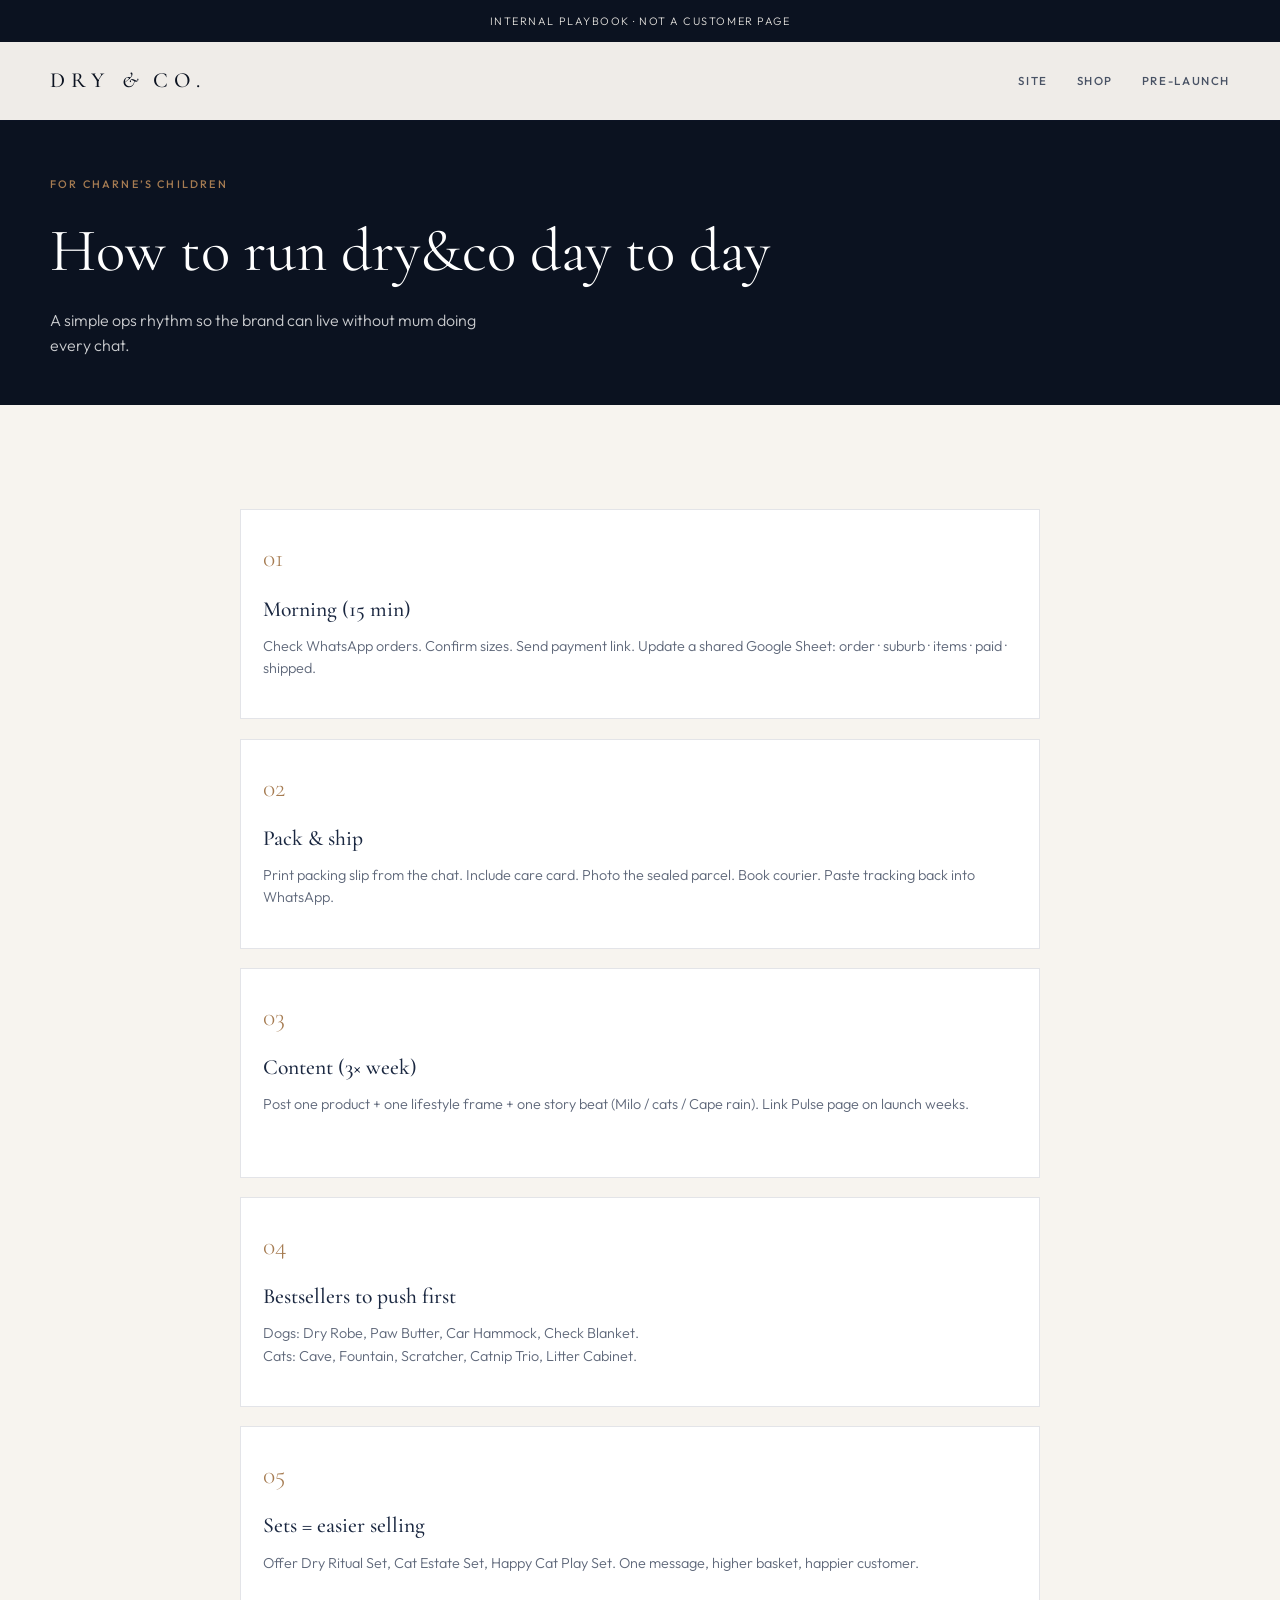
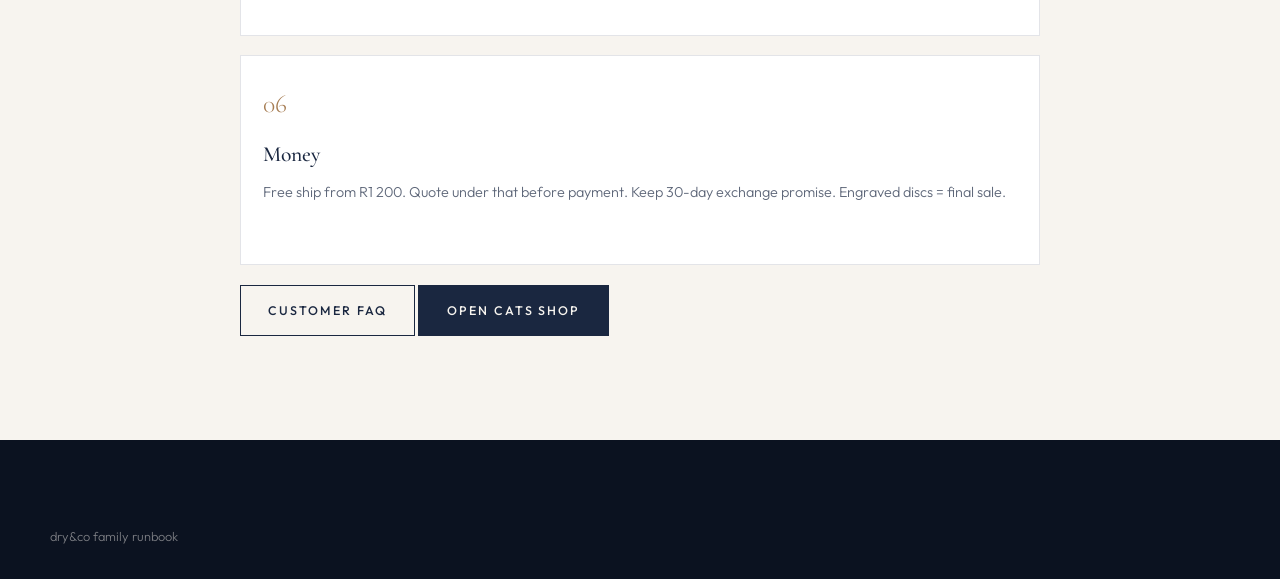
<file: runbook.html>
<!DOCTYPE html>
<html lang="en-ZA">
<head>
  <meta charset="UTF-8">
  <meta name="viewport" content="width=device-width, initial-scale=1">
  <title>Runbook — dry&co for the family</title>
  <link rel="stylesheet" href="assets/css/styles.css">
  <link rel="stylesheet" href="assets/css/brand-pro.css">
</head>
<body>
  <div class="announce">Internal playbook · Not a customer page</div>
  <header class="site-header solid">
    <div class="container nav-inner">
      <a class="brand" href="index.html">DRY <span class="amp">&</span> CO.</a>
      <nav class="nav-links">
        <a href="index.html">Site</a>
        <a href="shop.html#shop">Shop</a>
        <a href="PRE_LAUNCH.txt">Pre-launch</a>
      </nav>
    </div>
  </header>
  <section class="page-hero"><div class="container"><div class="kicker" style="color:#a67c52">For Charne’s children</div><h1>How to run dry&amp;co day to day</h1><p>A simple ops rhythm so the brand can live without mum doing every chat.</p></div></section>
  <section class="section"><div class="container" style="max-width:800px;display:grid;gap:1.2rem">
    <article class="why-card"><div class="why-num">01</div><h3>Morning (15 min)</h3><p>Check WhatsApp orders. Confirm sizes. Send payment link. Update a shared Google Sheet: order · suburb · items · paid · shipped.</p></article>
    <article class="why-card"><div class="why-num">02</div><h3>Pack &amp; ship</h3><p>Print packing slip from the chat. Include care card. Photo the sealed parcel. Book courier. Paste tracking back into WhatsApp.</p></article>
    <article class="why-card"><div class="why-num">03</div><h3>Content (3× week)</h3><p>Post one product + one lifestyle frame + one story beat (Milo / cats / Cape rain). Link Pulse page on launch weeks.</p></article>
    <article class="why-card"><div class="why-num">04</div><h3>Bestsellers to push first</h3><p>Dogs: Dry Robe, Paw Butter, Car Hammock, Check Blanket.<br>Cats: Cave, Fountain, Scratcher, Catnip Trio, Litter Cabinet.</p></article>
    <article class="why-card"><div class="why-num">05</div><h3>Sets = easier selling</h3><p>Offer Dry Ritual Set, Cat Estate Set, Happy Cat Play Set. One message, higher basket, happier customer.</p></article>
    <article class="why-card"><div class="why-num">06</div><h3>Money</h3><p>Free ship from R1 200. Quote under that before payment. Keep 30-day exchange promise. Engraved discs = final sale.</p></article>
    <p><a class="btn btn-outline" href="faq.html">Customer FAQ</a> <a class="btn btn-primary" href="shop.html#cats">Open Cats shop</a></p>
  </div></section>
  <footer class="site-footer"><div class="container footer-bottom" style="border:none"><span>dry&amp;co family runbook</span></div></footer>
</body>
</html>
</file>
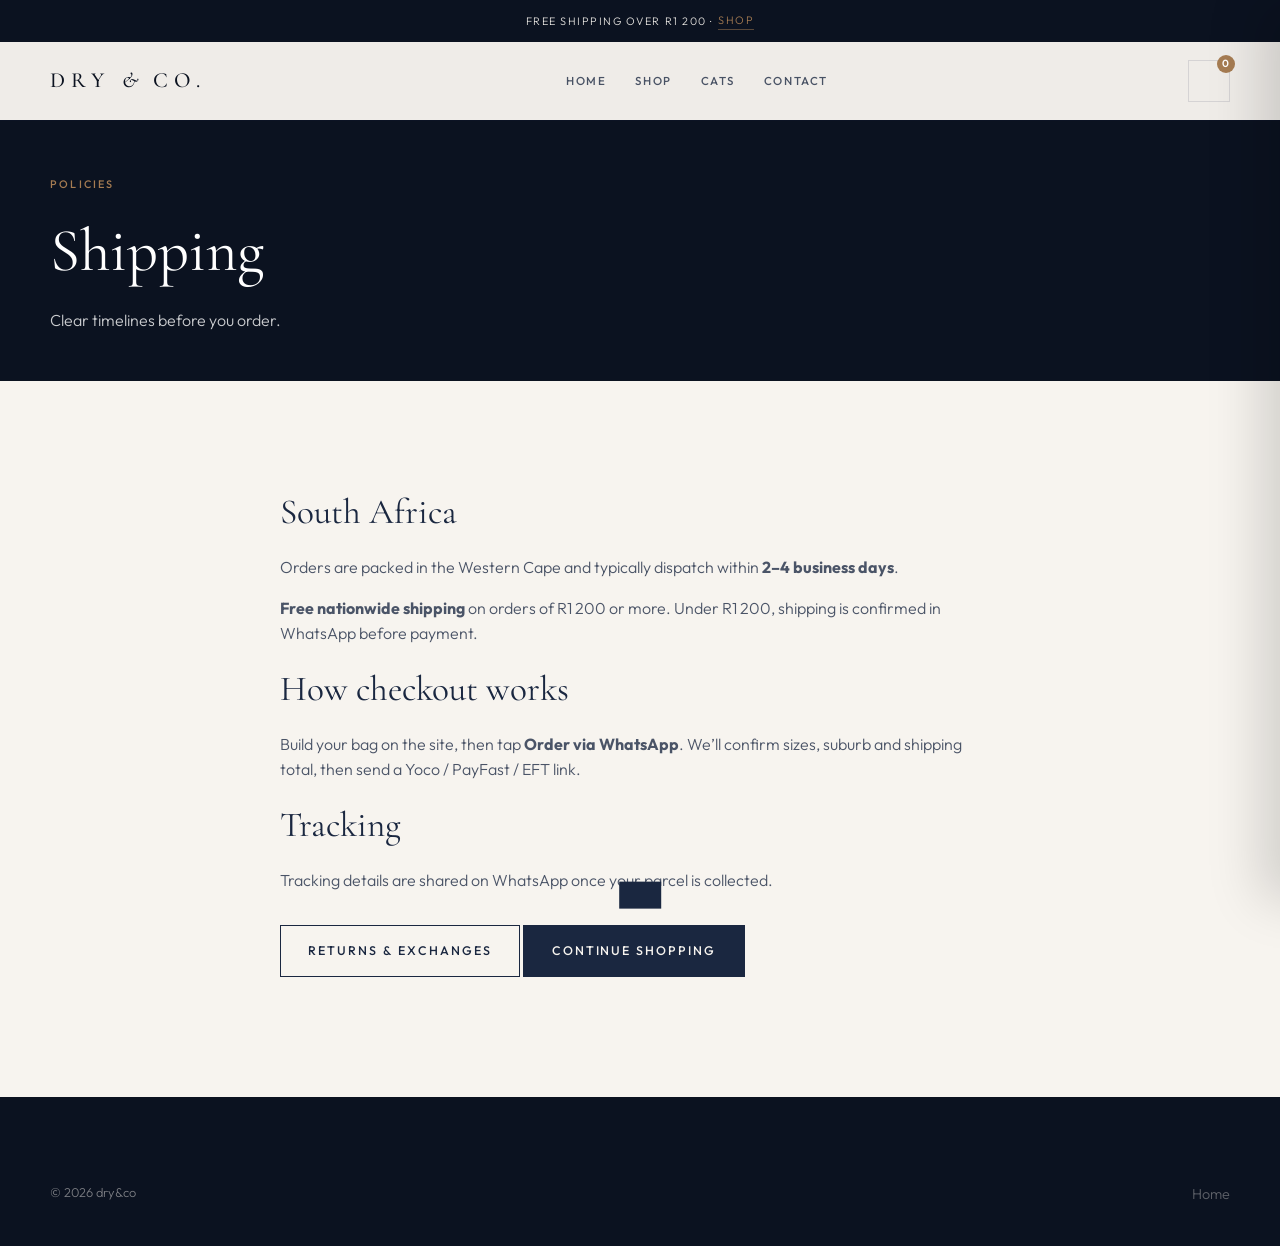
<file: shipping.html>
<!DOCTYPE html>
<html lang="en-ZA">
<head>
  <meta charset="UTF-8">
  <meta name="viewport" content="width=device-width, initial-scale=1">
  <title>Shipping — dry&co</title>
  <link rel="stylesheet" href="assets/css/styles.css">
  <link rel="stylesheet" href="assets/css/brand-pro.css">
</head>
<body>
  <div class="announce">Free shipping over R1 200 · <a href="shop.html#shop">Shop</a></div>
  <header class="site-header solid">
    <div class="container nav-inner">
      <a class="brand" href="index.html">DRY <span class="amp">&</span> CO.</a>
      <nav class="nav-links">
        <a href="index.html">Home</a>
        <a href="shop.html#shop">Shop</a>
        <a href="index.html#cats">Cats</a>
        <a href="contact.html#contact">Contact</a>
      </nav>
      <div class="nav-actions">
        <button class="cart-btn" data-open-cart aria-label="Bag"><span class="cart-count" hidden>0</span></button>
        <button class="nav-toggle" aria-label="Menu"><span></span><span></span><span></span></button>
      </div>
    </div>
  </header>
  <section class="page-hero"><div class="container"><div class="kicker" style="color:#a67c52">Policies</div><h1>Shipping</h1><p>Clear timelines before you order.</p></div></section>
  <section class="section"><div class="container prose" style="max-width:720px">
    <h2>South Africa</h2>
    <p>Orders are packed in the Western Cape and typically dispatch within <strong>2–4 business days</strong>.</p>
    <p><strong>Free nationwide shipping</strong> on orders of R1 200 or more. Under R1 200, shipping is confirmed in WhatsApp before payment.</p>
    <h2>How checkout works</h2>
    <p>Build your bag on the site, then tap <strong>Order via WhatsApp</strong>. We’ll confirm sizes, suburb and shipping total, then send a Yoco / PayFast / EFT link.</p>
    <h2>Tracking</h2>
    <p>Tracking details are shared on WhatsApp once your parcel is collected.</p>
    <p style="margin-top:2rem"><a class="btn btn-outline" href="returns.html">Returns &amp; exchanges</a> <a class="btn btn-primary" href="shop.html#shop">Continue shopping</a></p>
  </div></section>
  <footer class="site-footer"><div class="container footer-bottom" style="border:none"><span>© 2026 dry&amp;co</span><a href="index.html">Home</a></div></footer>
  <div class="cart-overlay" data-close-cart></div>
  <aside class="cart-drawer"><div class="cart-head"><h3>Your bag</h3><button data-close-cart>✕</button></div><div class="ship-bar" data-ship-bar></div><div class="cart-items"></div><div class="cart-foot"><div class="cart-total"><span>Total</span><span data-cart-total>R 0</span></div><button class="btn btn-primary btn-full" data-whatsapp-checkout>Order via WhatsApp</button></div></aside>
  <div class="qv-modal"></div><div class="toast"></div>
  <script src="assets/js/config.js"></script>
  <script src="assets/js/app.js"></script>
</body>
</html>
</file>
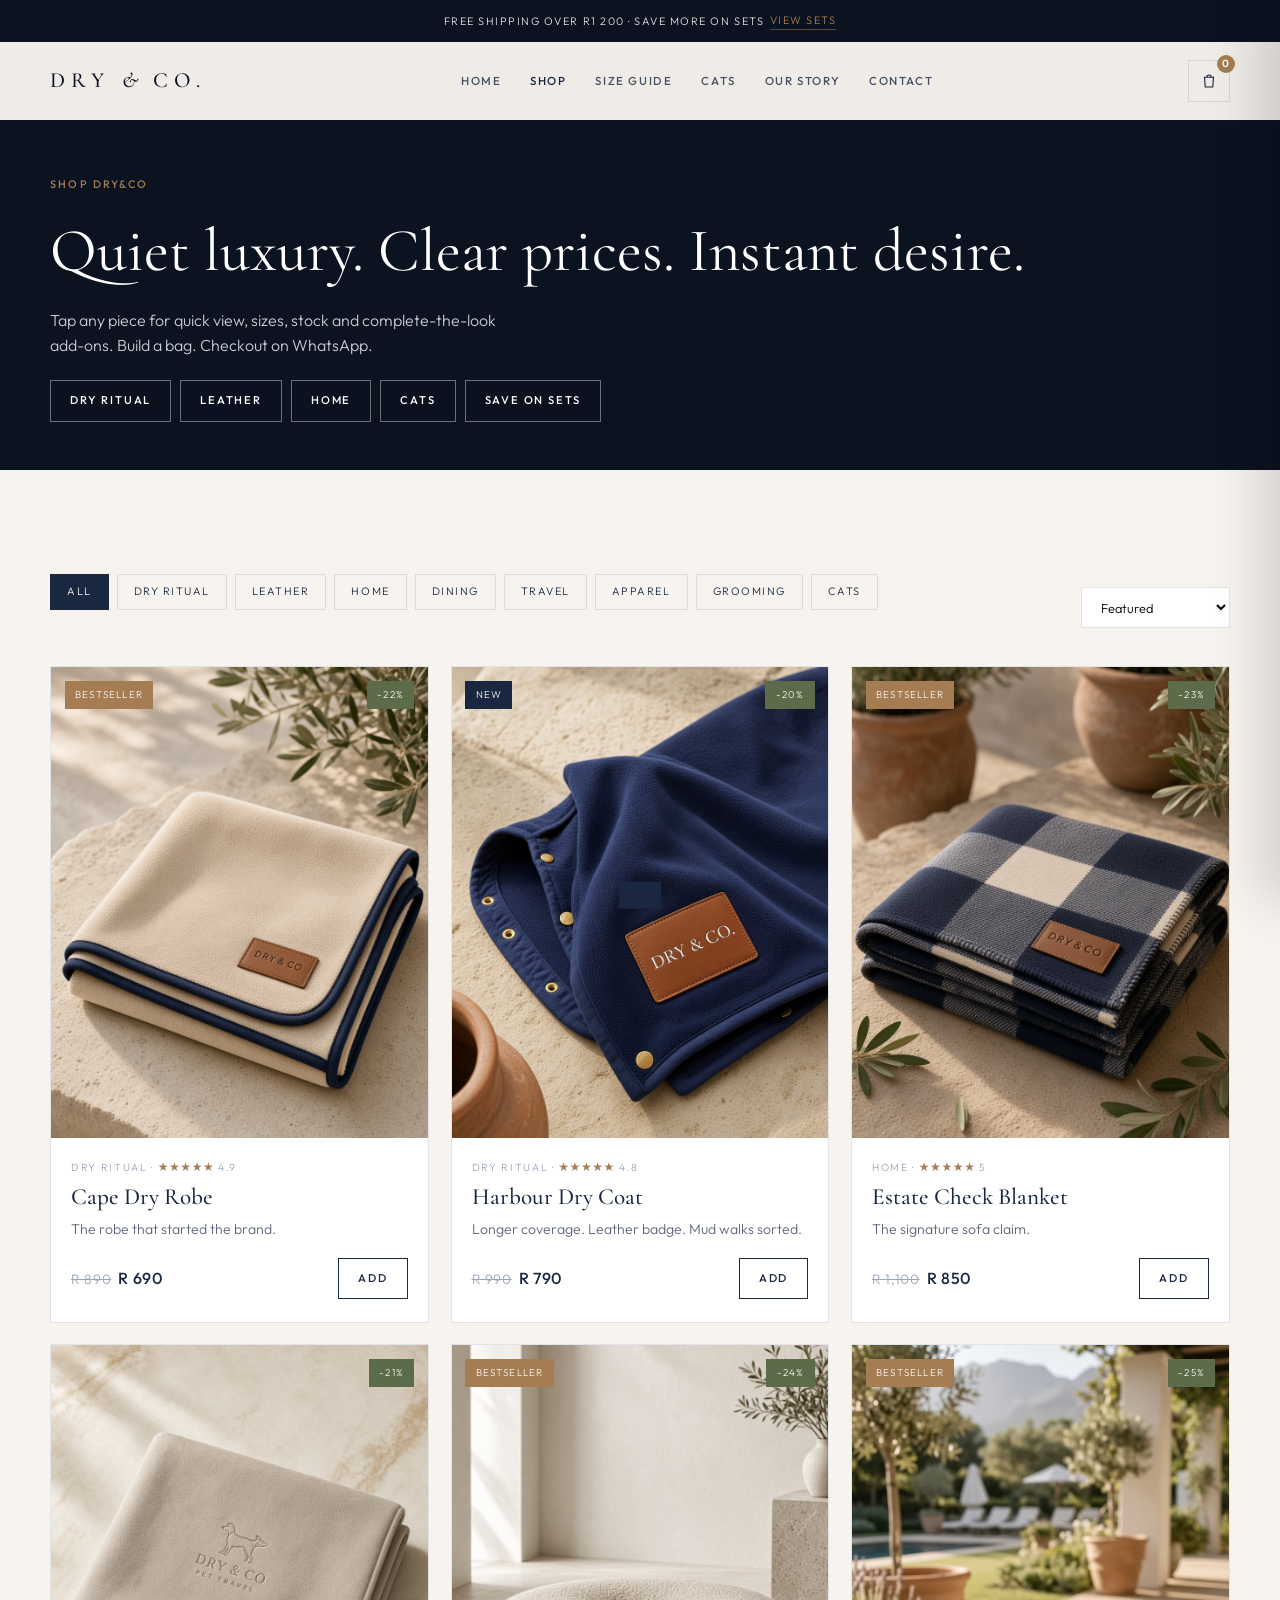
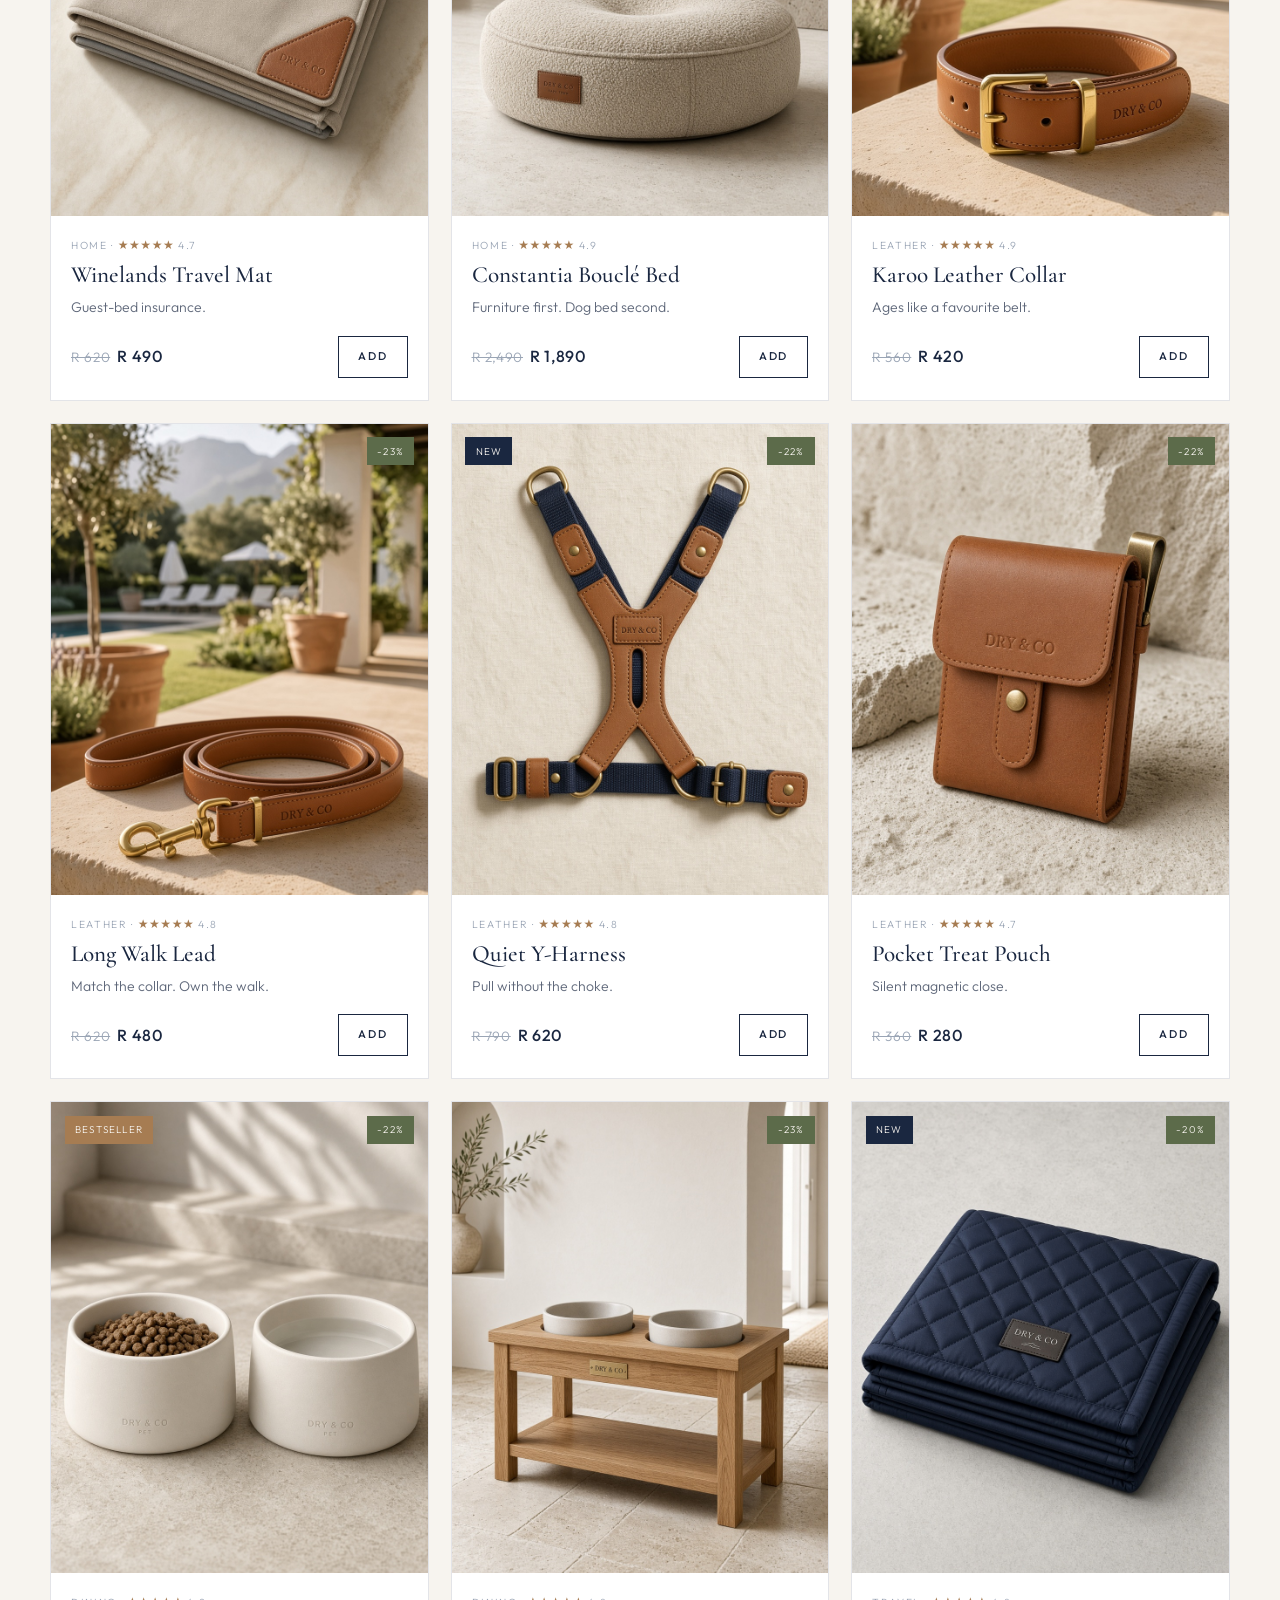
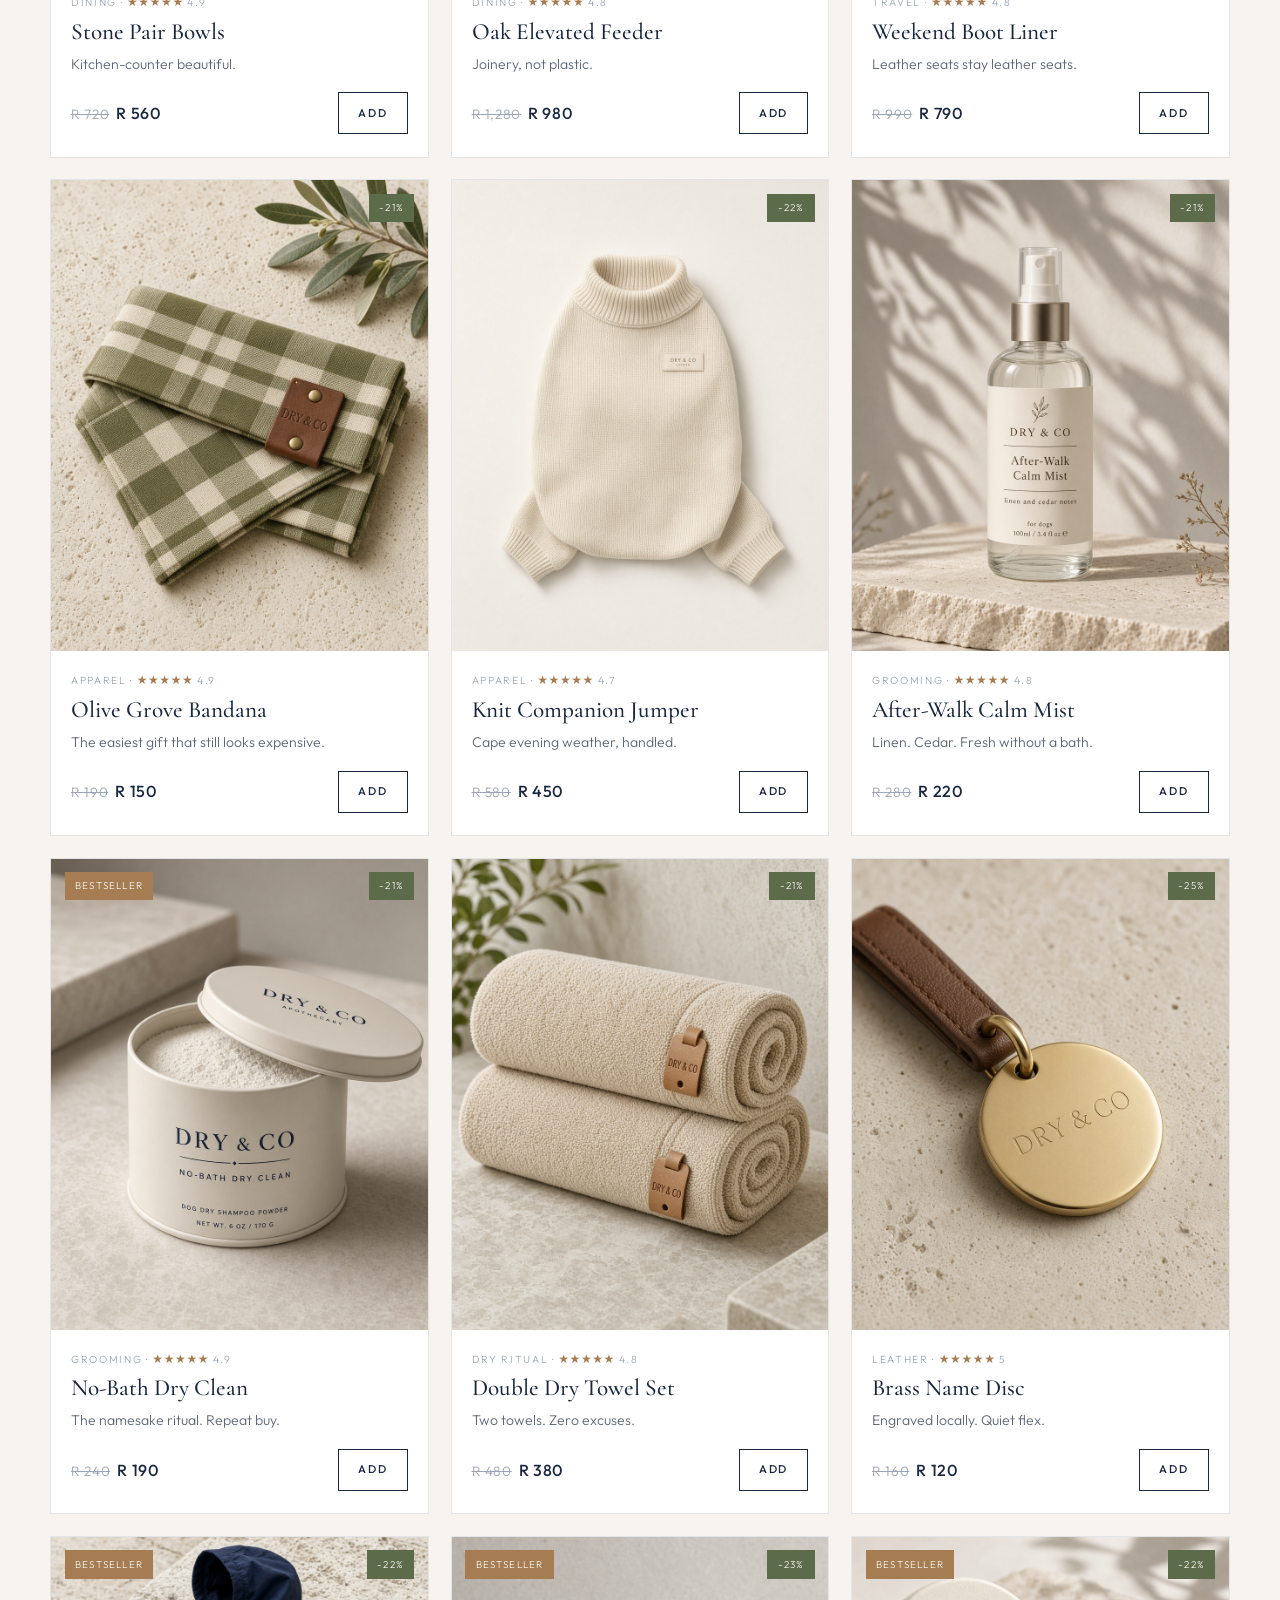
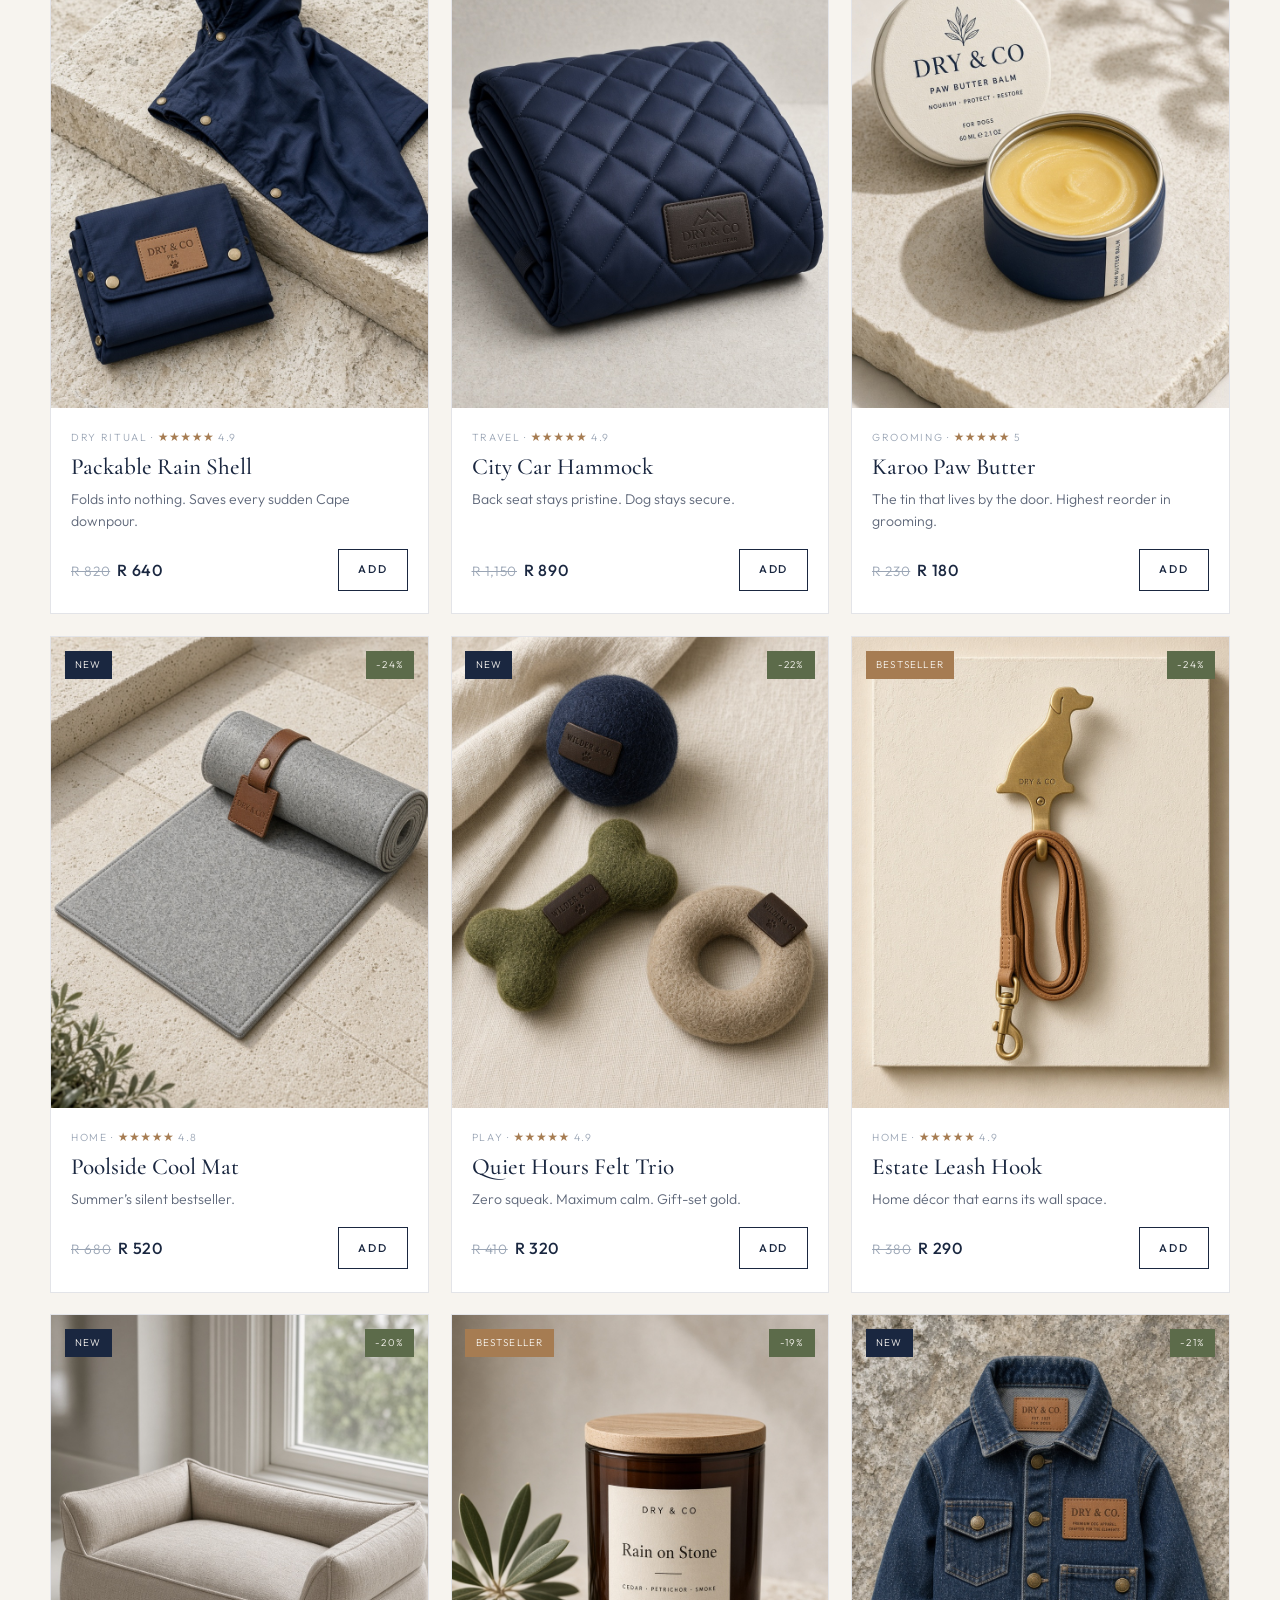
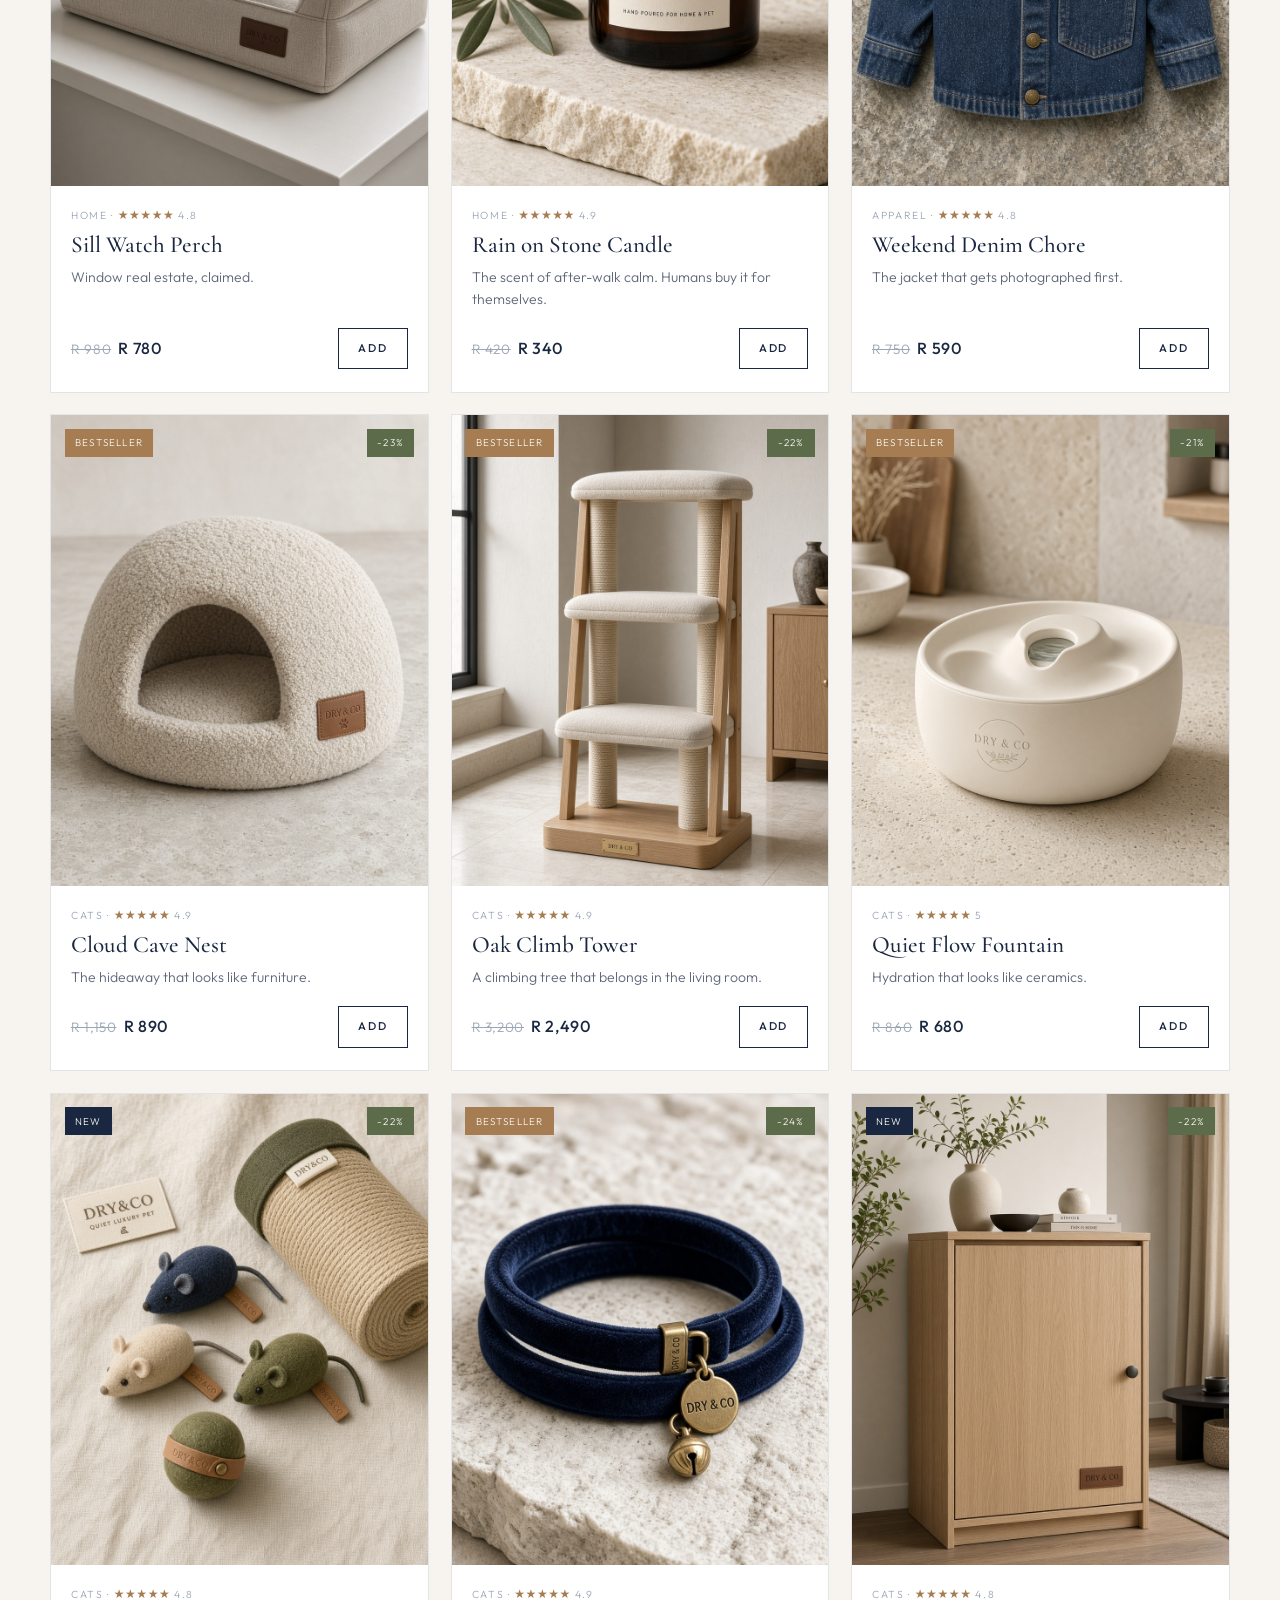
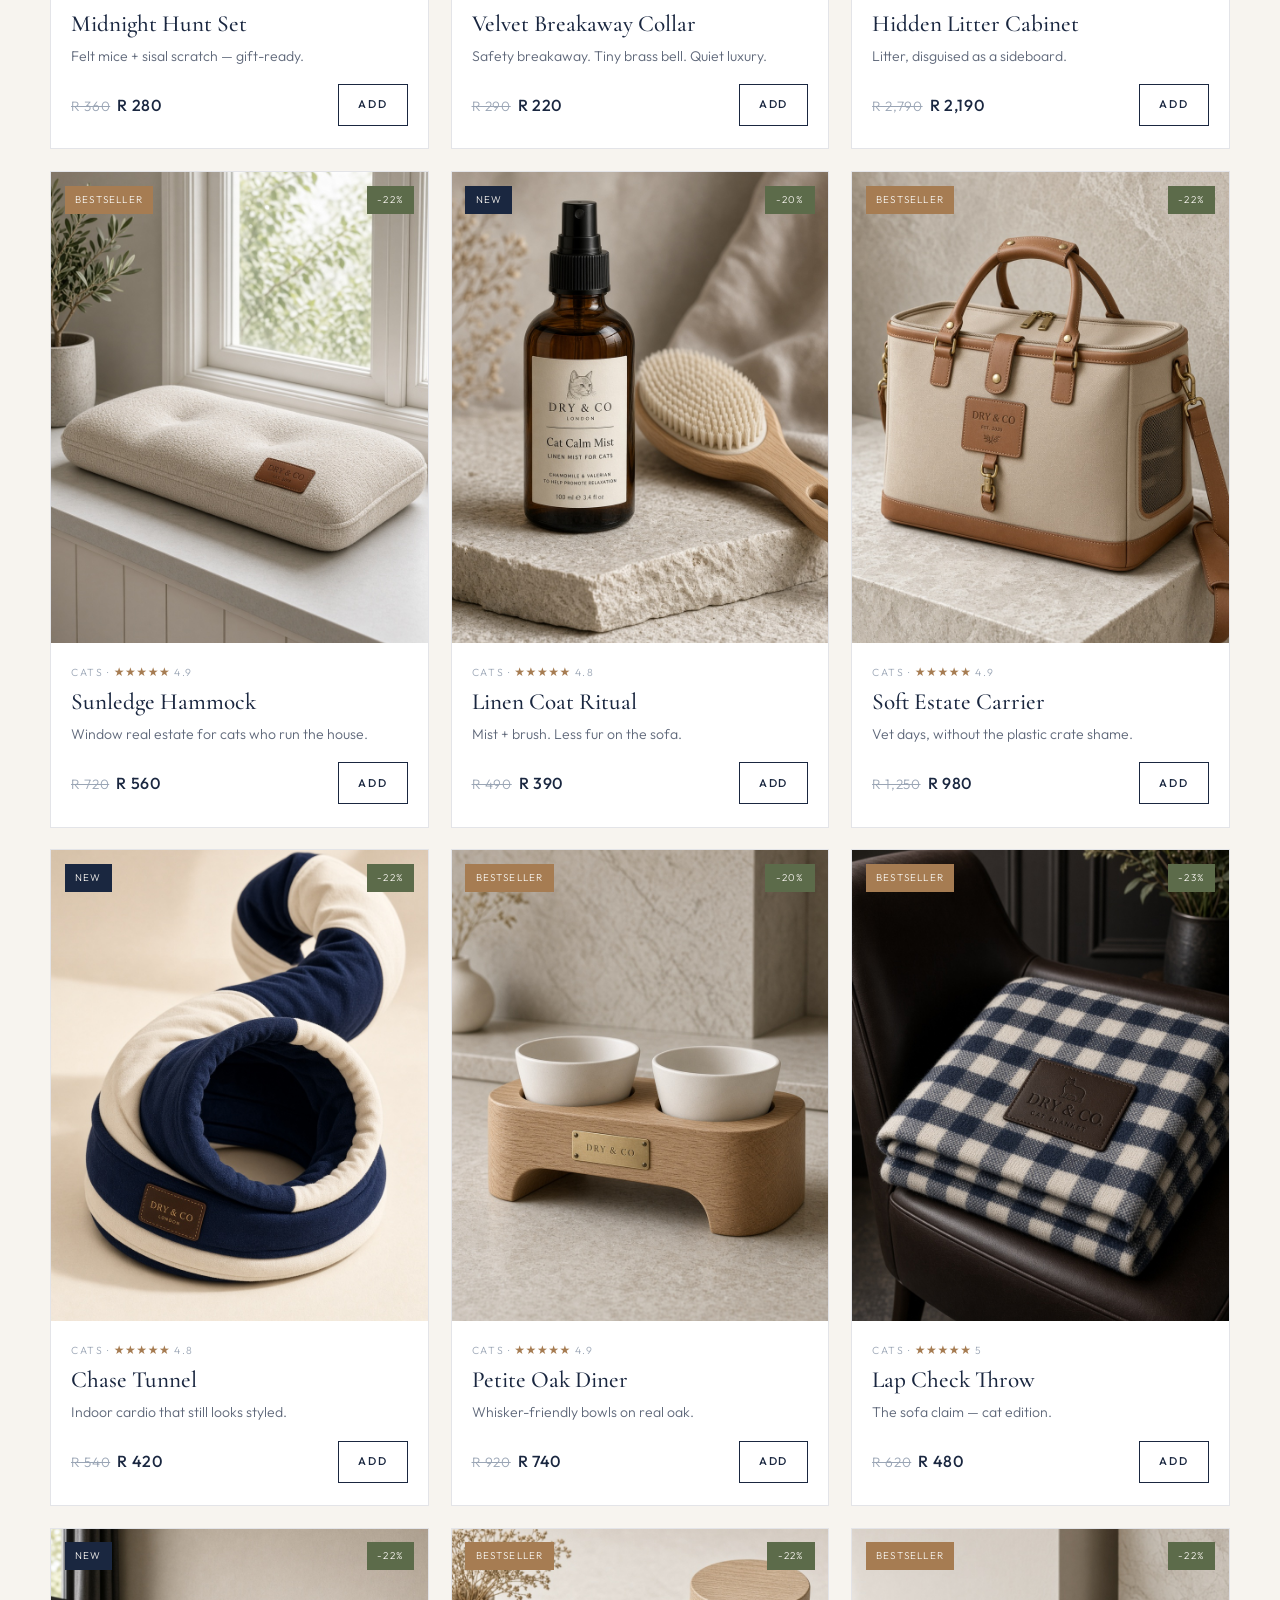
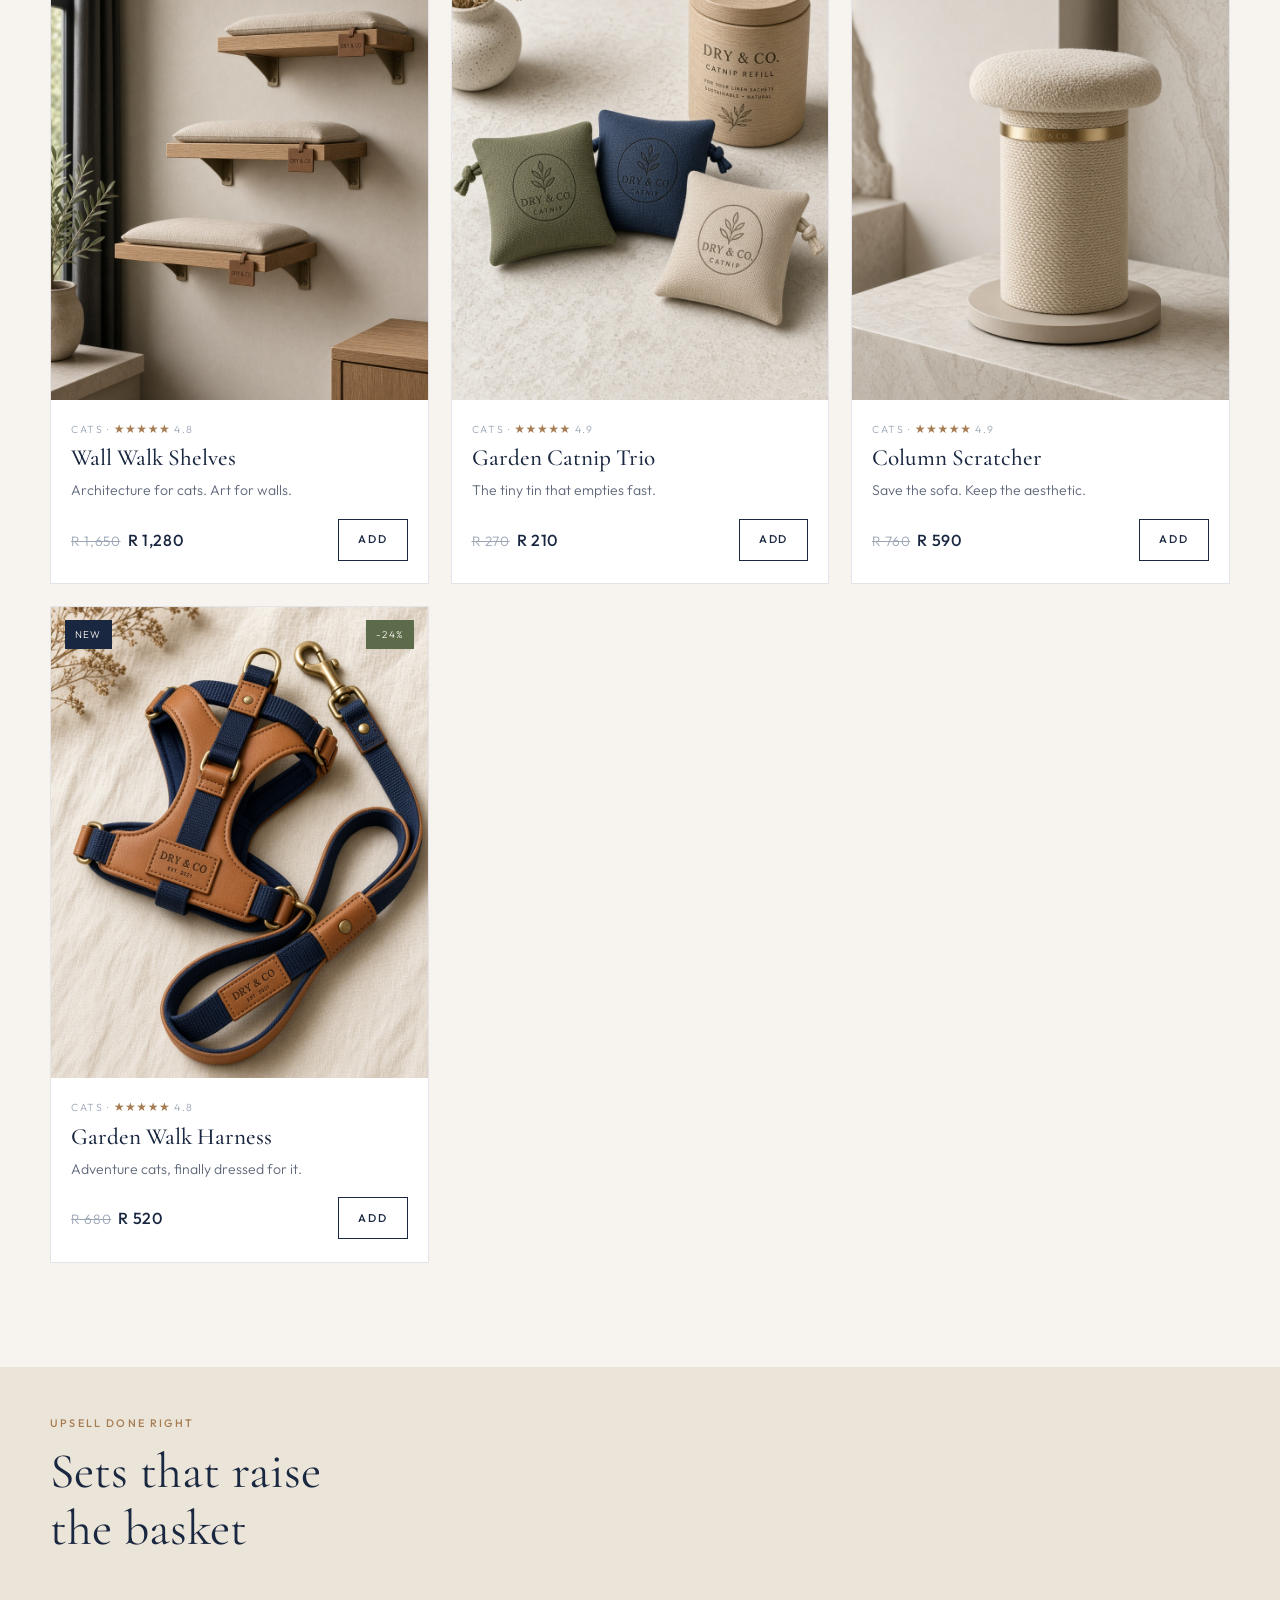
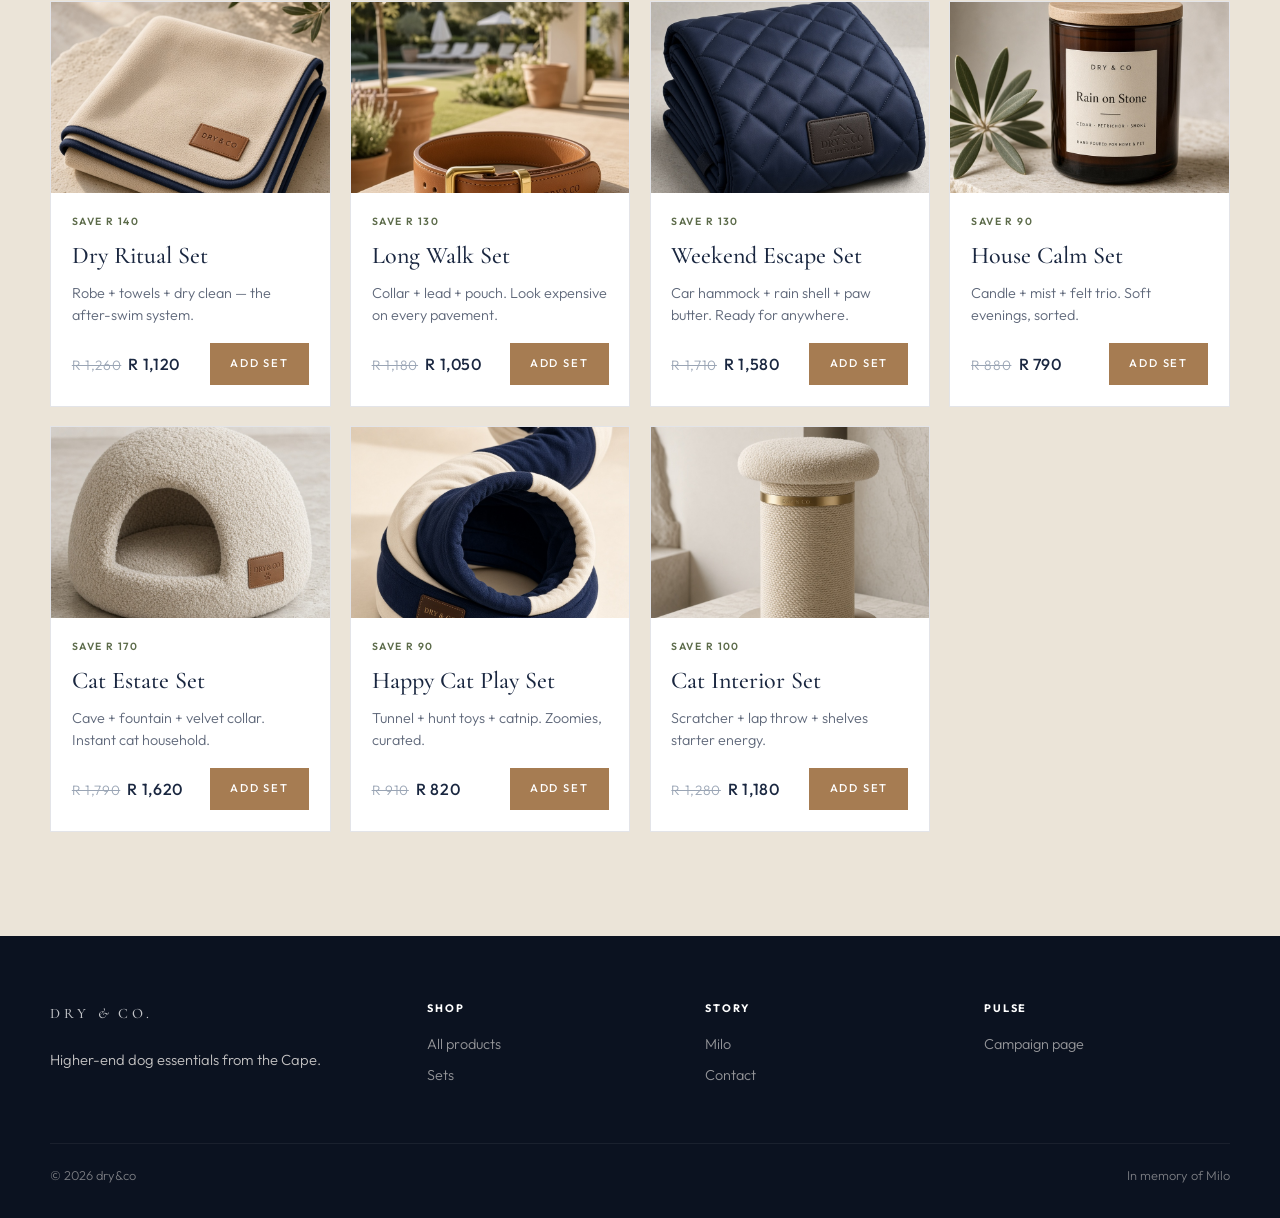
<file: shop.html>
<!DOCTYPE html>
<html lang="en-ZA">
<head>
  <meta charset="UTF-8">
  <meta name="viewport" content="width=device-width, initial-scale=1">
  <title>Shop — dry&co</title>
  <meta name="description" content="Shop dry&co — affordable quiet luxury for dogs. Sets, bestsellers and free shipping over R1 200.">
  <link rel="icon" href="assets/images/favicon.svg" type="image/svg+xml">
  <link rel="stylesheet" href="assets/css/styles.css?v=8">
  <link rel="stylesheet" href="assets/css/brand-pro.css?v=8">
</head>
<body>
  <div class="announce">
    Free shipping over R1 200 · Save more on sets
    <a href="index.html#bundles">View sets</a>
  </div>

  <header class="site-header solid">
    <div class="container nav-inner">
      <a class="brand" href="index.html">DRY <span class="amp">&</span> CO.</a>
      <nav class="nav-links" aria-label="Primary">
        <a href="index.html">Home</a>
        <a href="shop.html#shop" class="active">Shop</a>
        <a href="size-guide.html">Size guide</a>
        <a href="shop.html#cats">Cats</a>
        <a href="about.html#milo">Our Story</a>
        <a href="contact.html#contact">Contact</a>
      </nav>
      <div class="nav-actions">
        <button class="cart-btn" data-open-cart aria-label="Open bag">
          <svg width="18" height="18" viewBox="0 0 24 24" fill="none" stroke="currentColor" stroke-width="1.5"><path d="M6 7h12l-1 13H7L6 7z"/><path d="M9 7a3 3 0 0 1 6 0"/></svg>
          <span class="cart-count" hidden>0</span>
        </button>
        <button class="nav-toggle" aria-label="Menu"><span></span><span></span><span></span></button>
      </div>
    </div>
  </header>

  <section class="page-hero" id="shop-top">
    <div class="container">
      <div class="kicker" style="color:#a67c52">Shop dry&amp;co</div>
      <h1>Quiet luxury. Clear prices. Instant desire.</h1>
      <p>Tap any piece for quick view, sizes, stock and complete-the-look add-ons. Build a bag. Checkout on WhatsApp.</p>
      <div style="display:flex;flex-wrap:wrap;gap:0.55rem;margin-top:1.4rem">
        <a class="btn btn-ghost btn-sm" href="#drying" style="border-color:rgba(255,255,255,0.4)">Dry Ritual</a>
        <a class="btn btn-ghost btn-sm" href="#leather" style="border-color:rgba(255,255,255,0.4)">Leather</a>
        <a class="btn btn-ghost btn-sm" href="#home" style="border-color:rgba(255,255,255,0.4)">Home</a>
        <a class="btn btn-ghost btn-sm" href="#cats" style="border-color:rgba(255,255,255,0.4)">Cats</a>
        <a class="btn btn-ghost btn-sm" href="index.html#bundles" style="border-color:rgba(255,255,255,0.4)">Save on sets</a>
      </div>
    </div>
  </section>

  <section class="section" id="shop">
    <div class="container">
      <div class="shop-toolbar">
        <div class="filters" role="tablist">
          <button class="filter-btn active" data-filter="all" type="button">All</button>
          <button class="filter-btn" data-filter="drying" type="button">Dry Ritual</button>
          <button class="filter-btn" data-filter="leather" type="button">Leather</button>
          <button class="filter-btn" data-filter="home" type="button">Home</button>
          <button class="filter-btn" data-filter="dining" type="button">Dining</button>
          <button class="filter-btn" data-filter="travel" type="button">Travel</button>
          <button class="filter-btn" data-filter="apparel" type="button">Apparel</button>
          <button class="filter-btn" data-filter="grooming" type="button">Grooming</button>
          <button class="filter-btn" data-filter="cats" type="button">Cats</button>
        </div>
        <label>
          <select data-sort aria-label="Sort products">
            <option value="featured">Featured</option>
            <option value="bestsellers">Bestsellers</option>
            <option value="rating">Top rated</option>
            <option value="price-asc">Price · low to high</option>
            <option value="price-desc">Price · high to low</option>
          </select>
        </label>
      </div>

      <div id="drying" class="shop-anchor"></div>
      <div id="leather" class="shop-anchor"></div>
      <div id="home" class="shop-anchor"></div>
      <div id="dining" class="shop-anchor"></div>
      <div id="travel" class="shop-anchor"></div>
      <div id="apparel" class="shop-anchor"></div>
      <div id="grooming" class="shop-anchor"></div>
      <div id="cats" class="shop-anchor"></div>

      <div class="product-grid" id="product-grid"></div>
    </div>
  </section>

  <section class="section" id="sets" style="background:var(--stone);padding-top:3rem">
    <div class="container">
      <div class="section-head reveal">
        <div>
          <div class="kicker">Upsell done right</div>
          <h2>Sets that raise the basket</h2>
        </div>
      </div>
      <div class="bundle-grid" id="bundle-grid"></div>
    </div>
  </section>

  <footer class="site-footer">
    <div class="container">
      <div class="footer-grid">
        <div>
          <a class="brand brand--light" href="index.html">DRY <span class="amp">&</span> CO.</a>
          <p style="max-width:28ch;margin-top:0.5rem;font-size:0.92rem">Higher-end dog essentials from the Cape.</p>
        </div>
        <div>
          <h4>Shop</h4>
          <a href="shop.html#shop">All products</a>
          <a href="index.html#bundles">Sets</a>
        </div>
        <div>
          <h4>Story</h4>
          <a href="about.html#milo">Milo</a>
          <a href="contact.html#contact">Contact</a>
        </div>
        <div>
          <h4>Pulse</h4>
          <a href="pulse.html">Campaign page</a>
        </div>
      </div>
      <div class="footer-bottom">
        <span>© 2026 dry&amp;co</span>
        <span>In memory of Milo</span>
      </div>
    </div>
  </footer>

  <div class="sticky-cta">
    <a class="btn btn-primary btn-full" href="#shop">Keep shopping</a>
    <button class="btn btn-outline" data-open-cart>Bag</button>
  </div>

  <div class="cart-overlay" data-close-cart></div>
  <aside class="cart-drawer">
    <div class="cart-head"><h3>Your bag</h3><button data-close-cart>✕</button></div>
    <div class="ship-bar" data-ship-bar></div>
    <div class="cart-items"></div>
    <div class="cart-foot">
      <div class="cart-total"><span>Total</span><span data-cart-total>R 0</span></div>
      <button class="btn btn-primary btn-full" data-whatsapp-checkout>Order via WhatsApp</button>
    </div>
  </aside>
  <div class="qv-modal"></div>
  <div class="toast"></div>
  <style>.shop-anchor{position:relative;top:calc(-1 * var(--header-offset) - 12px);height:0;overflow:hidden}</style>
  <script src="assets/js/config.js"></script>
  <script src="assets/js/app.js?v=8"></script>
</body>
</html>
</file>
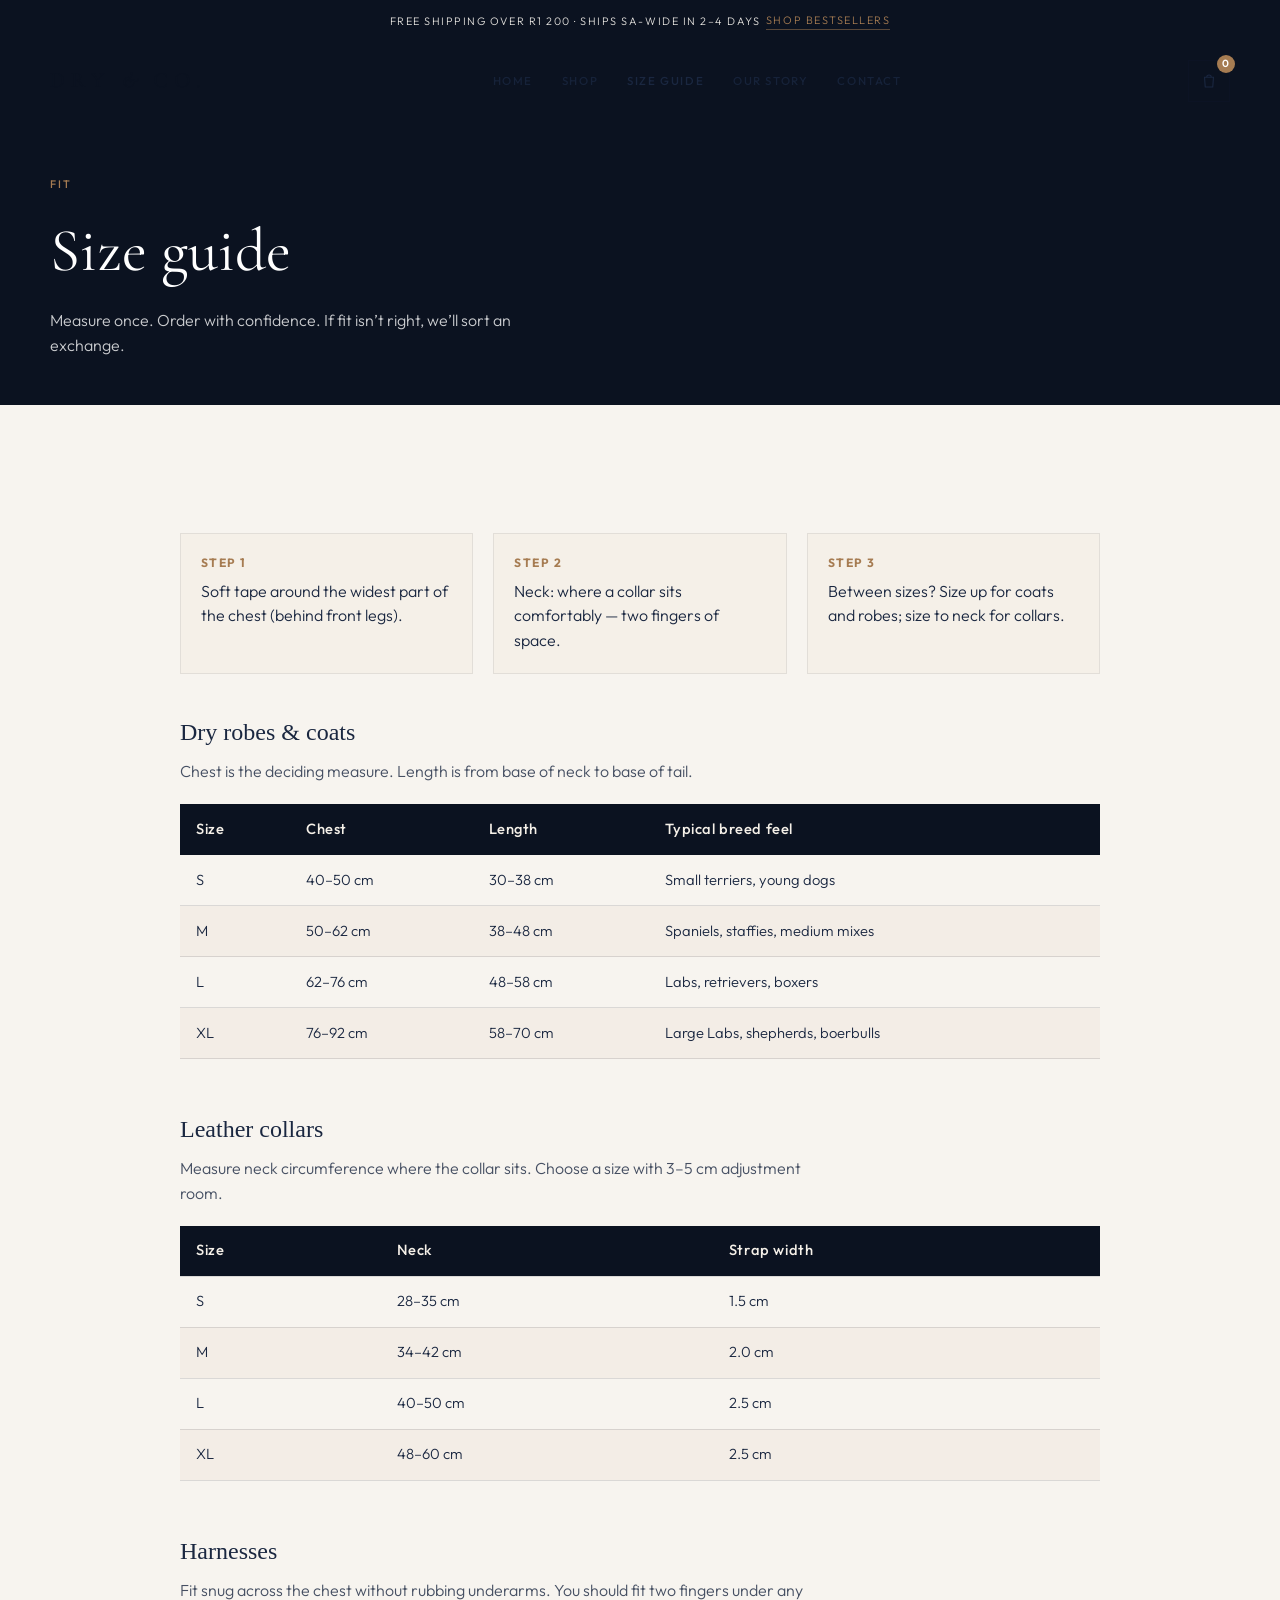
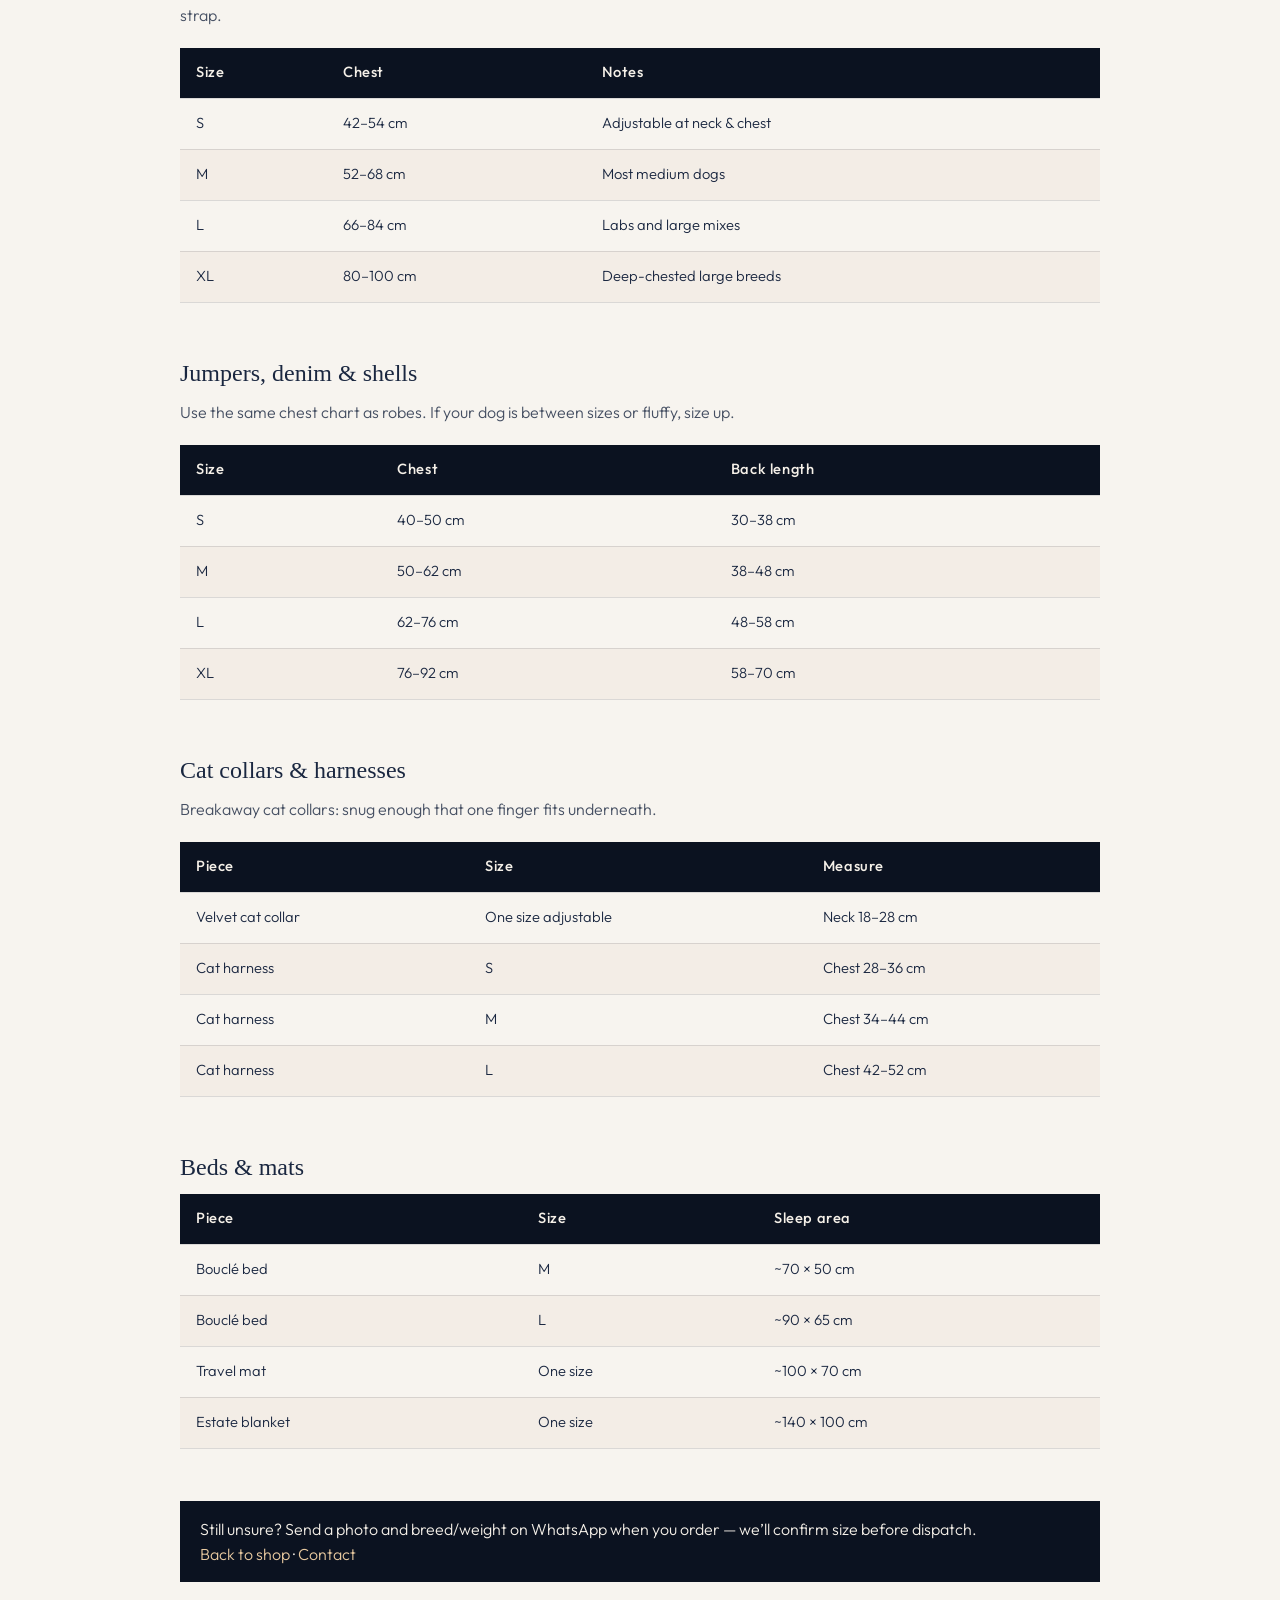
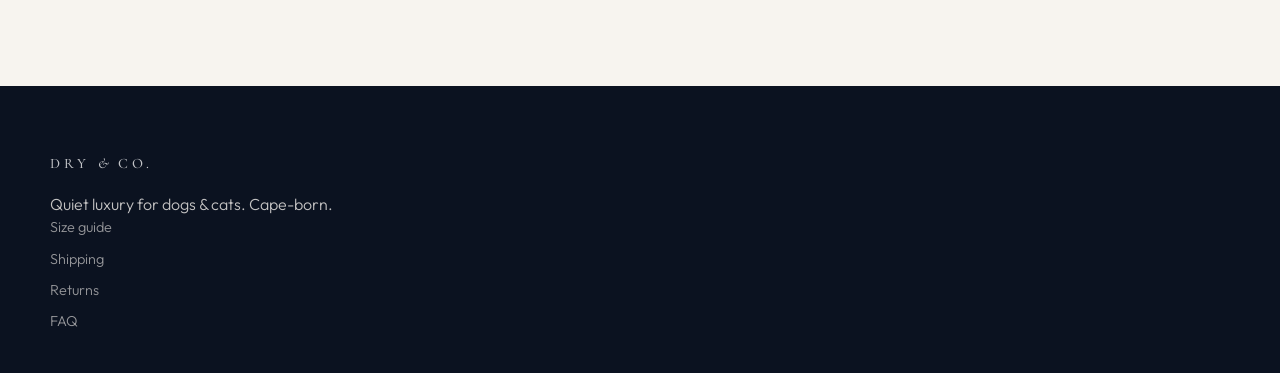
<file: size-guide.html>
<!DOCTYPE html>
<html lang="en-ZA">
<head>
  <meta charset="UTF-8">
  <meta name="viewport" content="width=device-width, initial-scale=1">
  <title>Size guide — dry&amp;co</title>
  <meta name="description" content="dry&amp;co size guide for dry robes, coats, collars, harnesses and cat collars. Measure once, order with confidence.">
  <link rel="icon" href="assets/images/favicon.svg" type="image/svg+xml">
  <link rel="stylesheet" href="assets/css/styles.css?v=5">
  <link rel="stylesheet" href="assets/css/brand-pro.css?v=5">
  <style>
    .size-wrap { max-width: 920px; margin: 0 auto; }
    .size-block { margin: 2.5rem 0 3.25rem; }
    .size-block h2 { font-family: Georgia, serif; font-weight: 500; margin: 0 0 0.5rem; color: var(--navy, #0B1220); }
    .size-block p { opacity: 0.8; margin: 0 0 1.25rem; max-width: 58ch; }
    .size-table { width: 100%; border-collapse: collapse; font-size: 0.92rem; }
    .size-table th, .size-table td { padding: 0.85rem 1rem; text-align: left; border-bottom: 1px solid rgba(11,18,32,0.12); }
    .size-table th { background: #0B1220; color: #F5F0E8; font-weight: 500; letter-spacing: 0.04em; }
    .size-table tr:nth-child(even) td { background: rgba(166,124,82,0.06); }
    .how-grid { display: grid; grid-template-columns: repeat(3, 1fr); gap: 1.25rem; margin: 1.5rem 0 2rem; }
    .how-card { padding: 1.25rem; background: #F5F0E8; border: 1px solid rgba(11,18,32,0.08); }
    .how-card strong { display: block; margin-bottom: 0.35rem; color: #A67C52; font-size: 0.75rem; letter-spacing: 0.12em; text-transform: uppercase; }
    .note { padding: 1rem 1.25rem; background: #0B1220; color: #F5F0E8; margin-top: 2rem; }
    .note a { color: #E8C9A0; }
    @media (max-width: 720px) {
      .how-grid { grid-template-columns: 1fr; }
      .size-table { font-size: 0.82rem; }
      .size-table th, .size-table td { padding: 0.65rem 0.55rem; }
    }
  </style>
</head>
<body>
  <div class="announce">
    Free shipping over R1 200 · Ships SA-wide in 2–4 days
    <a href="shop.html#shop">Shop bestsellers</a>
  </div>
  <header class="site-header">
    <div class="container nav-inner">
      <a class="brand" href="index.html">DRY <span class="amp">&amp;</span> CO.</a>
      <nav class="nav-links" aria-label="Primary">
        <a href="index.html">Home</a>
        <a href="shop.html#shop">Shop</a>
        <a href="size-guide.html" class="active">Size guide</a>
        <a href="about.html#milo">Our Story</a>
        <a href="contact.html#contact">Contact</a>
      </nav>
      <div class="nav-actions">
        <button class="cart-btn" data-open-cart aria-label="Open bag">
          <svg width="18" height="18" viewBox="0 0 24 24" fill="none" stroke="currentColor" stroke-width="1.5"><path d="M6 7h12l-1 13H7L6 7z"/><path d="M9 7a3 3 0 0 1 6 0"/></svg>
          <span class="cart-count" hidden>0</span>
        </button>
        <button class="nav-toggle" aria-label="Menu"><span></span><span></span><span></span></button>
      </div>
    </div>
  </header>

  <main>
    <section class="page-hero">
      <div class="container">
        <div class="kicker" style="color:#a67c52">Fit</div>
        <h1>Size guide</h1>
        <p>Measure once. Order with confidence. If fit isn’t right, we’ll sort an exchange.</p>
      </div>
    </section>

    <section class="section">
      <div class="container size-wrap">
        <div class="how-grid">
          <div class="how-card">
            <strong>Step 1</strong>
            Soft tape around the widest part of the chest (behind front legs).
          </div>
          <div class="how-card">
            <strong>Step 2</strong>
            Neck: where a collar sits comfortably — two fingers of space.
          </div>
          <div class="how-card">
            <strong>Step 3</strong>
            Between sizes? Size up for coats and robes; size to neck for collars.
          </div>
        </div>

        <div class="size-block" id="robes">
          <h2>Dry robes &amp; coats</h2>
          <p>Chest is the deciding measure. Length is from base of neck to base of tail.</p>
          <table class="size-table">
            <thead>
              <tr><th>Size</th><th>Chest</th><th>Length</th><th>Typical breed feel</th></tr>
            </thead>
            <tbody>
              <tr><td>S</td><td>40–50 cm</td><td>30–38 cm</td><td>Small terriers, young dogs</td></tr>
              <tr><td>M</td><td>50–62 cm</td><td>38–48 cm</td><td>Spaniels, staffies, medium mixes</td></tr>
              <tr><td>L</td><td>62–76 cm</td><td>48–58 cm</td><td>Labs, retrievers, boxers</td></tr>
              <tr><td>XL</td><td>76–92 cm</td><td>58–70 cm</td><td>Large Labs, shepherds, boerbulls</td></tr>
            </tbody>
          </table>
        </div>

        <div class="size-block" id="collars">
          <h2>Leather collars</h2>
          <p>Measure neck circumference where the collar sits. Choose a size with 3–5 cm adjustment room.</p>
          <table class="size-table">
            <thead>
              <tr><th>Size</th><th>Neck</th><th>Strap width</th></tr>
            </thead>
            <tbody>
              <tr><td>S</td><td>28–35 cm</td><td>1.5 cm</td></tr>
              <tr><td>M</td><td>34–42 cm</td><td>2.0 cm</td></tr>
              <tr><td>L</td><td>40–50 cm</td><td>2.5 cm</td></tr>
              <tr><td>XL</td><td>48–60 cm</td><td>2.5 cm</td></tr>
            </tbody>
          </table>
        </div>

        <div class="size-block" id="harness">
          <h2>Harnesses</h2>
          <p>Fit snug across the chest without rubbing underarms. You should fit two fingers under any strap.</p>
          <table class="size-table">
            <thead>
              <tr><th>Size</th><th>Chest</th><th>Notes</th></tr>
            </thead>
            <tbody>
              <tr><td>S</td><td>42–54 cm</td><td>Adjustable at neck &amp; chest</td></tr>
              <tr><td>M</td><td>52–68 cm</td><td>Most medium dogs</td></tr>
              <tr><td>L</td><td>66–84 cm</td><td>Labs and large mixes</td></tr>
              <tr><td>XL</td><td>80–100 cm</td><td>Deep-chested large breeds</td></tr>
            </tbody>
          </table>
        </div>

        <div class="size-block" id="apparel">
          <h2>Jumpers, denim &amp; shells</h2>
          <p>Use the same chest chart as robes. If your dog is between sizes or fluffy, size up.</p>
          <table class="size-table">
            <thead>
              <tr><th>Size</th><th>Chest</th><th>Back length</th></tr>
            </thead>
            <tbody>
              <tr><td>S</td><td>40–50 cm</td><td>30–38 cm</td></tr>
              <tr><td>M</td><td>50–62 cm</td><td>38–48 cm</td></tr>
              <tr><td>L</td><td>62–76 cm</td><td>48–58 cm</td></tr>
              <tr><td>XL</td><td>76–92 cm</td><td>58–70 cm</td></tr>
            </tbody>
          </table>
        </div>

        <div class="size-block" id="cats">
          <h2>Cat collars &amp; harnesses</h2>
          <p>Breakaway cat collars: snug enough that one finger fits underneath.</p>
          <table class="size-table">
            <thead>
              <tr><th>Piece</th><th>Size</th><th>Measure</th></tr>
            </thead>
            <tbody>
              <tr><td>Velvet cat collar</td><td>One size adjustable</td><td>Neck 18–28 cm</td></tr>
              <tr><td>Cat harness</td><td>S</td><td>Chest 28–36 cm</td></tr>
              <tr><td>Cat harness</td><td>M</td><td>Chest 34–44 cm</td></tr>
              <tr><td>Cat harness</td><td>L</td><td>Chest 42–52 cm</td></tr>
            </tbody>
          </table>
        </div>

        <div class="size-block" id="beds">
          <h2>Beds &amp; mats</h2>
          <table class="size-table">
            <thead>
              <tr><th>Piece</th><th>Size</th><th>Sleep area</th></tr>
            </thead>
            <tbody>
              <tr><td>Bouclé bed</td><td>M</td><td>~70 × 50 cm</td></tr>
              <tr><td>Bouclé bed</td><td>L</td><td>~90 × 65 cm</td></tr>
              <tr><td>Travel mat</td><td>One size</td><td>~100 × 70 cm</td></tr>
              <tr><td>Estate blanket</td><td>One size</td><td>~140 × 100 cm</td></tr>
            </tbody>
          </table>
        </div>

        <div class="note">
          Still unsure? Send a photo and breed/weight on WhatsApp when you order — we’ll confirm size before dispatch.
          <br><a href="shop.html#shop">Back to shop</a> · <a href="contact.html#contact">Contact</a>
        </div>
      </div>
    </section>
  </main>

  <footer class="site-footer">
    <div class="container footer-inner">
      <div>
        <a class="brand" href="index.html">DRY <span class="amp">&amp;</span> CO.</a>
        <p>Quiet luxury for dogs &amp; cats. Cape-born.</p>
      </div>
      <div class="footer-links">
        <a href="size-guide.html">Size guide</a>
        <a href="shipping.html">Shipping</a>
        <a href="returns.html">Returns</a>
        <a href="faq.html">FAQ</a>
      </div>
    </div>
  </footer>

  <script src="assets/js/config.js"></script>
  <script src="assets/js/app.js?v=5"></script>
</body>
</html>
</file>
<file: assets/css/styles.css>
/* dry&co — Quiet luxury for dogs | Cape estate palette */
@import url('https://fonts.googleapis.com/css2?family=Cormorant+Garamond:ital,wght@0,400;0,500;0,600;1,400;1,500&family=Outfit:wght@300;400;500;600&display=swap');

:root {
  --ink: #0e1520;
  --navy: #1a2740;
  --navy-deep: #0b1220;
  --ivory: #f7f4ef;
  --stone: #ebe4d8;
  --sand: #d8cfc0;
  --leather: #a67c52;
  --leather-dark: #7a5738;
  --olive: #5c6b4a;
  --mist: #9aa5b5;
  --white: #ffffff;
  --line: rgba(26, 39, 64, 0.12);
  --shadow: 0 24px 60px rgba(11, 18, 32, 0.18);
  --radius: 2px;
  --font-display: "Cormorant Garamond", Georgia, serif;
  --font-body: "Outfit", system-ui, sans-serif;
  --max: 1180px;
  --nav-h: 78px;
  --announce-h: 42px;
  --header-offset: calc(var(--announce-h) + var(--nav-h));
}

*, *::before, *::after { box-sizing: border-box; margin: 0; padding: 0; }

html { scroll-behavior: smooth; scroll-padding-top: calc(var(--header-offset) + 12px); }

body {
  font-family: var(--font-body);
  font-weight: 300;
  color: var(--navy);
  background: var(--ivory);
  line-height: 1.55;
  overflow-x: hidden;
}

img { max-width: 100%; display: block; height: auto; }
a { color: inherit; text-decoration: none; }
button { font: inherit; cursor: pointer; border: none; background: none; }
ul { list-style: none; }

.container {
  width: min(100% - 2.5rem, var(--max));
  margin-inline: auto;
}

/* ——— Logo ——— */
.brand {
  font-family: var(--font-display);
  font-weight: 500;
  font-size: 1.35rem;
  letter-spacing: 0.28em;
  text-transform: uppercase;
  color: var(--navy-deep);
  white-space:nowrap;
}

.brand .amp { font-style: italic; letter-spacing: 0.12em; margin: 0 0.05em; }

.brand--light { color: var(--white); }

/* ——— Buttons ——— */
.btn {
  display: inline-flex;
  align-items: center;
  justify-content: center;
  gap: 0.55rem;
  padding: 0.95rem 1.7rem;
  font-size: 0.78rem;
  font-weight: 500;
  letter-spacing: 0.16em;
  text-transform: uppercase;
  border: 1px solid transparent;
  transition: transform 0.35s ease, background 0.35s ease, color 0.35s ease, border-color 0.35s ease;
}

.btn:hover { transform: translateY(-2px); }

.btn-primary {
  background: var(--navy);
  color: var(--ivory);
}

.btn-primary:hover { background: var(--navy-deep); }

.btn-ghost {
  border-color: rgba(255,255,255,0.55);
  color: var(--white);
  background: rgba(11,18,32,0.25);
}

.btn-ghost:hover {
  background: var(--white);
  color: var(--navy);
}

.btn-outline {
  border-color: var(--navy);
  color: var(--navy);
}

.btn-outline:hover {
  background: var(--navy);
  color: var(--ivory);
}

.btn-leather {
  background: var(--leather);
  color: var(--white);
}

.btn-leather:hover { background: var(--leather-dark); }

.btn-sm { padding: 0.7rem 1.2rem; font-size: 0.7rem; }

.btn-full { width: 100%; }

/* ——— Nav ——— */
.site-header {
  position: fixed;
  top: var(--announce-h);
  left: 0;
  right: 0;
  z-index: 100;
  height: var(--nav-h);
  transition: background 0.4s ease, box-shadow 0.4s ease, backdrop-filter 0.4s ease;
}

.site-header.scrolled,
.site-header.solid {
  background: rgba(247, 244, 239, 0.97);
  backdrop-filter: none;
  -webkit-backdrop-filter: none;
  box-shadow: 0 1px 0 var(--line);
}

.site-header.on-dark:not(.scrolled) .brand { color: var(--white); }
.site-header.on-dark:not(.scrolled) .nav-links a { color: rgba(255,255,255,0.88); }
.site-header.on-dark:not(.scrolled) .nav-links a:hover { color: var(--white); }
.site-header.on-dark:not(.scrolled) .cart-btn { color: var(--white); border-color: rgba(255,255,255,0.35); }
.site-header.on-dark:not(.scrolled) .nav-toggle span { background: var(--white); }

.nav-inner {
  height: var(--nav-h);
  display: flex;
  align-items: center;
  justify-content: space-between;
  gap: 1.5rem;
}

.nav-links {
  display: flex;
  align-items: center;
  gap: 1.8rem;
}

.nav-links a {
  font-size: 0.72rem;
  font-weight: 500;
  letter-spacing: 0.14em;
  text-transform: uppercase;
  color: var(--navy);
  opacity: 0.78;
  transition: opacity 0.25s ease;
}

.nav-links a:hover,
.nav-links a.active { opacity: 1; }

.nav-actions {
  display: flex;
  align-items: center;
  gap: 0.75rem;
}

.cart-btn {
  position: relative;
  width: 42px;
  height: 42px;
  display: grid;
  place-items: center;
  border: 1px solid var(--line);
  color: var(--navy);
  transition: background 0.3s ease;
}

.cart-btn:hover { background: var(--stone); }

.cart-count {
  position: absolute;
  top: -6px;
  right: -6px;
  min-width: 18px;
  height: 18px;
  padding: 0 4px;
  border-radius: 999px;
  background: var(--leather);
  color: white;
  font-size: 0.65rem;
  font-weight: 600;
  display: grid;
  place-items: center;
}

.nav-toggle {
  display: none;
  width: 42px;
  height: 42px;
  flex-direction: column;
  justify-content: center;
  align-items: center;
  gap: 6px;
}

.nav-toggle span {
  display: block;
  width: 22px;
  height: 1.5px;
  background: var(--navy);
  transition: 0.3s ease;
}

/* ——— Hero ——— */
.hero {
  position: relative;
  min-height: 100vh;
  min-height: 100dvh;
  display: grid;
  align-items: end;
  color: var(--white);
  overflow: hidden;
}

.hero-media {
  position: absolute;
  inset: 0;
  z-index: 0;
}

.hero-media picture,
.hero-media img {
  width: 100%;
  height: 100%;
  display: block;
}

.hero-media img {
  object-fit: cover;
  object-position: center 35%;
  transform: none;
  filter: none !important;
  -webkit-filter: none !important;
  image-rendering: -webkit-optimize-contrast;
  image-rendering: high-quality;
  -webkit-backface-visibility: hidden;
  backface-visibility: hidden;
}

.hero-media::after {
  content: "";
  position: absolute;
  inset: 0;
  pointer-events: none;
  /* Lighter veil so the photo stays crisp and readable */
  background:
    linear-gradient(180deg, rgba(11,18,32,0.12) 0%, rgba(11,18,32,0.04) 45%, rgba(11,18,32,0.48) 100%),
    linear-gradient(90deg, rgba(11,18,32,0.18) 0%, transparent 55%);
}

.hero-content {
  position: relative;
  z-index: 1;
  padding: calc(var(--header-offset) + 4rem) 0 5.5rem;
  max-width: 720px;
}

.eyebrow {
  display: inline-block;
  font-size: 0.7rem;
  font-weight: 500;
  letter-spacing: 0.22em;
  text-transform: uppercase;
  color: var(--leather);
  margin-bottom: 1.1rem;
}

.hero h1 {
  font-family: var(--font-display);
  font-weight: 400;
  font-size: clamp(2.8rem, 7vw, 5.2rem);
  line-height: 1.05;
  letter-spacing: 0.01em;
  margin-bottom: 1.25rem;
}

.hero h1 em {
  font-style: italic;
  font-weight: 400;
}

.hero-lead {
  font-size: 1.05rem;
  font-weight: 300;
  max-width: 34rem;
  opacity: 0.9;
  margin-bottom: 2rem;
}

.hero-cta { display: flex; flex-wrap: wrap; gap: 0.85rem; }

.hero-scroll {
  position: absolute;
  right: 2rem;
  bottom: 2rem;
  z-index: 2;
  writing-mode: vertical-rl;
  font-size: 0.65rem;
  letter-spacing: 0.2em;
  text-transform: uppercase;
  opacity: 0.7;
  animation: pulseFade 2.4s ease-in-out infinite;
}

@keyframes pulseFade {
  0%, 100% { opacity: 0.35; }
  50% { opacity: 0.9; }
}

/* ——— Sections ——— */
.section { padding: 6.5rem 0; }

.section-head {
  display: flex;
  flex-wrap: wrap;
  justify-content: space-between;
  align-items: end;
  gap: 1.5rem;
  margin-bottom: 2.75rem;
}

.section-head h2 {
  font-family: var(--font-display);
  font-weight: 400;
  font-size: clamp(2rem, 4vw, 3.1rem);
  line-height: 1.15;
  max-width: 14ch;
}

.section-head p {
  max-width: 32rem;
  color: rgba(26,39,64,0.72);
  font-size: 0.98rem;
}

.kicker {
  font-size: 0.68rem;
  letter-spacing: 0.2em;
  text-transform: uppercase;
  color: var(--leather);
  font-weight: 500;
  margin-bottom: 0.7rem;
}

/* ——— Story strip ——— */
.story {
  display: grid;
  grid-template-columns: 1.05fr 0.95fr;
  gap: 0;
  background: var(--navy-deep);
  color: var(--ivory);
  overflow: hidden;
}

.story-media {
  min-height: 520px;
  position: relative;
  overflow: hidden;
}

.story-media img {
  width: 100%;
  height: 100%;
  object-fit: cover;
  transition: transform 1.2s ease;
}

.collection-card img,
.gift-card img,
.story-media img,
.featured-media img {
  image-rendering: auto;
  -webkit-backface-visibility: hidden;
  backface-visibility: hidden;
}

.story:hover .story-media img { transform: scale(1.02); }

.story-copy {
  padding: clamp(2.5rem, 5vw, 4.5rem);
  display: flex;
  flex-direction: column;
  justify-content: center;
}

.story-copy h2 {
  font-family: var(--font-display);
  font-size: clamp(2rem, 3.5vw, 3rem);
  font-weight: 400;
  margin-bottom: 1.2rem;
  line-height: 1.15;
}

.story-copy p {
  opacity: 0.82;
  margin-bottom: 1rem;
  max-width: 38ch;
}

.story-copy .btn { margin-top: 1.2rem; align-self: start; }

/* ——— Collections ——— */
.collections {
  display: grid;
  grid-template-columns: repeat(3, 1fr);
  gap: 1rem;
}

.collection-card {
  position: relative;
  min-height: 420px;
  overflow: hidden;
  color: white;
  isolation: isolate;
}

.collection-card img {
  position: absolute;
  inset: 0;
  width: 100%;
  height: 100%;
  object-fit: cover;
  transition: transform 1s ease;
  z-index: -2;
}

.collection-card::after {
  content: "";
  position: absolute;
  inset: 0;
  background: linear-gradient(180deg, transparent 30%, rgba(11,18,32,0.82) 100%);
  z-index: -1;
}

.collection-card:hover img { transform: scale(1.02); }

.collection-card .inner {
  position: absolute;
  left: 0;
  right: 0;
  bottom: 0;
  padding: 1.75rem;
}

.collection-card h3 {
  font-family: var(--font-display);
  font-size: 1.85rem;
  font-weight: 400;
  margin-bottom: 0.35rem;
}

.collection-card span {
  font-size: 0.72rem;
  letter-spacing: 0.14em;
  text-transform: uppercase;
  opacity: 0.8;
}

/* ——— Product grid ——— */
.filters {
  display: flex;
  flex-wrap: wrap;
  gap: 0.5rem;
  margin-bottom: 2rem;
}

.filter-btn {
  padding: 0.55rem 1rem;
  border: 1px solid var(--line);
  font-size: 0.68rem;
  letter-spacing: 0.14em;
  text-transform: uppercase;
  color: var(--navy);
  transition: 0.25s ease;
}

.filter-btn:hover,
.filter-btn.active {
  background: var(--navy);
  color: var(--ivory);
  border-color: var(--navy);
}

.product-grid {
  display: grid;
  grid-template-columns: repeat(3, 1fr);
  gap: 1.35rem;
}

.product-card {
  background: var(--white);
  border: 1px solid var(--line);
  display: flex;
  flex-direction: column;
  transition: box-shadow 0.4s ease, transform 0.4s ease;
}

.product-card:hover {
  box-shadow: var(--shadow);
  transform: translateY(-4px);
}

.product-media {
  position: relative;
  aspect-ratio: 4 / 5;
  background:
    linear-gradient(145deg, var(--stone), var(--sand));
  overflow: hidden;
}

.product-media img {
  width: 100%;
  height: 100%;
  object-fit: cover;
}

.product-media .placeholder {
  width: 100%;
  height: 100%;
  display: grid;
  place-items: center;
  padding: 1.5rem;
  text-align: center;
  color: var(--navy);
}

.product-media .placeholder strong {
  font-family: var(--font-display);
  font-size: 1.5rem;
  font-weight: 500;
  letter-spacing: 0.08em;
  display: block;
  margin-bottom: 0.4rem;
}

.product-media .placeholder span {
  font-size: 0.75rem;
  letter-spacing: 0.08em;
  text-transform: uppercase;
  opacity: 0.65;
}

.badge {
  position: absolute;
  top: 0.85rem;
  left: 0.85rem;
  background: var(--navy);
  color: var(--ivory);
  font-size: 0.62rem;
  letter-spacing: 0.12em;
  text-transform: uppercase;
  padding: 0.4rem 0.65rem;
}

.badge.best { background: var(--leather); }

.product-body {
  padding: 1.25rem 1.25rem 1.4rem;
  display: flex;
  flex-direction: column;
  gap: 0.45rem;
  flex: 1;
}

.product-cat {
  font-size: 0.65rem;
  letter-spacing: 0.16em;
  text-transform: uppercase;
  color: var(--mist);
}

.product-body h3 {
  font-family: var(--font-display);
  font-size: 1.45rem;
  font-weight: 500;
  line-height: 1.2;
}

.product-body .desc {
  font-size: 0.88rem;
  color: rgba(26,39,64,0.7);
  flex: 1;
}

.product-meta {
  display: flex;
  align-items: center;
  justify-content: space-between;
  gap: 0.75rem;
  margin-top: 0.6rem;
}

.price {
  font-weight: 500;
  font-size: 1rem;
  letter-spacing: 0.04em;
}

.price s {
  color: var(--mist);
  font-weight: 300;
  margin-right: 0.4rem;
  font-size: 0.85rem;
}

/* ——— Why ——— */
.why-grid {
  display: grid;
  grid-template-columns: repeat(4, 1fr);
  gap: 1rem;
}

.why-card {
  padding: 1.75rem 1.4rem;
  background: var(--white);
  border: 1px solid var(--line);
  min-height: 210px;
}

.why-num {
  font-family: var(--font-display);
  font-size: 1.6rem;
  color: var(--leather);
  margin-bottom: 0.9rem;
}

.why-card h3 {
  font-family: var(--font-display);
  font-size: 1.35rem;
  font-weight: 500;
  margin-bottom: 0.55rem;
}

.why-card p {
  font-size: 0.9rem;
  color: rgba(26,39,64,0.7);
}

/* ——— Featured band ——— */
.featured {
  display: grid;
  grid-template-columns: 1fr 1fr;
  min-height: 560px;
  background: var(--stone);
}

.featured-copy {
  padding: clamp(2.5rem, 5vw, 4.5rem);
  display: flex;
  flex-direction: column;
  justify-content: center;
}

.featured-copy h2 {
  font-family: var(--font-display);
  font-size: clamp(2.2rem, 4vw, 3.4rem);
  font-weight: 400;
  line-height: 1.1;
  margin-bottom: 1rem;
}

.featured-copy p {
  max-width: 38ch;
  margin-bottom: 0.9rem;
  color: rgba(26,39,64,0.75);
}

.featured-price {
  font-family: var(--font-display);
  font-size: 2rem;
  margin: 0.8rem 0 1.5rem;
}

.featured-media {
  position: relative;
  overflow: hidden;
}

.featured-media img {
  width: 100%;
  height: 100%;
  object-fit: cover;
}

/* ——— Quote ——— */
.quote-band {
  background: var(--navy-deep);
  color: var(--ivory);
  text-align: center;
  padding: 5.5rem 1.5rem;
}

.quote-band blockquote {
  font-family: var(--font-display);
  font-size: clamp(1.6rem, 3.5vw, 2.5rem);
  font-style: italic;
  font-weight: 400;
  max-width: 28ch;
  margin: 0 auto 1.2rem;
  line-height: 1.3;
}

.quote-band cite {
  font-style: normal;
  font-size: 0.72rem;
  letter-spacing: 0.18em;
  text-transform: uppercase;
  opacity: 0.65;
}

/* ——— Newsletter / CTA ——— */
.cta-band {
  background:
    linear-gradient(120deg, rgba(11,18,32,0.78), rgba(26,39,64,0.55)),
    url("../images/hero-estate.jpg") center/cover;
  color: white;
  padding: 5.5rem 0;
  text-align: center;
}

.cta-band h2 {
  font-family: var(--font-display);
  font-size: clamp(2rem, 4vw, 3.2rem);
  font-weight: 400;
  margin-bottom: 0.8rem;
}

.cta-band p {
  opacity: 0.85;
  max-width: 40ch;
  margin: 0 auto 1.8rem;
}

.newsletter {
  display: flex;
  flex-wrap: wrap;
  gap: 0.5rem;
  justify-content: center;
  max-width: 480px;
  margin: 0 auto;
}

.newsletter input {
  flex: 1 1 220px;
  padding: 0.95rem 1.1rem;
  border: 1px solid rgba(255,255,255,0.35);
  background: rgba(255,255,255,0.08);
  color: white;
  outline: none;
}

.newsletter input::placeholder { color: rgba(255,255,255,0.55); }

/* ——— Footer ——— */
.site-footer {
  background: var(--navy-deep);
  color: rgba(247,244,239,0.78);
  padding: 4rem 0 2rem;
}

.footer-grid {
  display: grid;
  grid-template-columns: 1.4fr 1fr 1fr 1fr;
  gap: 2rem;
  margin-bottom: 3rem;
}

.site-footer .brand { color: white; margin-bottom: 1rem; display: inline-block; }

.site-footer h4 {
  font-size: 0.68rem;
  letter-spacing: 0.18em;
  text-transform: uppercase;
  color: white;
  margin-bottom: 1rem;
}

.site-footer a {
  display: block;
  font-size: 0.9rem;
  margin-bottom: 0.55rem;
  opacity: 0.75;
  transition: opacity 0.25s;
}

.site-footer a:hover { opacity: 1; }

.footer-bottom {
  border-top: 1px solid rgba(255,255,255,0.1);
  padding-top: 1.4rem;
  display: flex;
  flex-wrap: wrap;
  justify-content: space-between;
  gap: 0.8rem;
  font-size: 0.8rem;
  opacity: 0.6;
}

/* ——— Cart drawer ——— */
.cart-overlay {
  position: fixed;
  inset: 0;
  background: rgba(11,18,32,0.45);
  opacity: 0;
  pointer-events: none;
  transition: opacity 0.35s ease;
  z-index: 200;
}

.cart-overlay.open {
  opacity: 1;
  pointer-events: auto;
}

.cart-drawer {
  position: fixed;
  top: 0;
  right: 0;
  width: min(100%, 420px);
  height: 100%;
  background: var(--ivory);
  z-index: 210;
  transform: translateX(100%);
  transition: transform 0.4s cubic-bezier(0.22, 1, 0.36, 1);
  display: flex;
  flex-direction: column;
  box-shadow: -20px 0 50px rgba(0,0,0,0.15);
}

.cart-drawer.open { transform: translateX(0); }

.cart-head {
  display: flex;
  justify-content: space-between;
  align-items: center;
  padding: 1.4rem 1.4rem;
  border-bottom: 1px solid var(--line);
}

.cart-head h3 {
  font-family: var(--font-display);
  font-size: 1.6rem;
  font-weight: 500;
}

.cart-items {
  flex: 1;
  overflow: auto;
  padding: 1.2rem 1.4rem;
}

.cart-empty {
  text-align: center;
  padding: 3rem 1rem;
  color: rgba(26,39,64,0.55);
}

.cart-line {
  display: grid;
  grid-template-columns: 72px 1fr auto;
  gap: 0.85rem;
  padding: 0.9rem 0;
  border-bottom: 1px solid var(--line);
}

.cart-line .thumb {
  width: 72px;
  height: 72px;
  background: var(--stone);
  display: grid;
  place-items: center;
  font-family: var(--font-display);
  font-size: 0.7rem;
  letter-spacing: 0.08em;
  object-fit: cover;
}

.cart-line h4 {
  font-size: 0.95rem;
  font-weight: 500;
  margin-bottom: 0.25rem;
}

.cart-line .meta { font-size: 0.8rem; color: rgba(26,39,64,0.6); }

.qty-row {
  display: flex;
  align-items: center;
  gap: 0.45rem;
  margin-top: 0.45rem;
}

.qty-row button {
  width: 26px;
  height: 26px;
  border: 1px solid var(--line);
  display: grid;
  place-items: center;
}

.cart-foot {
  padding: 1.25rem 1.4rem 1.6rem;
  border-top: 1px solid var(--line);
}

.cart-total {
  display: flex;
  justify-content: space-between;
  margin-bottom: 1rem;
  font-weight: 500;
}

.toast {
  position: fixed;
  bottom: 1.5rem;
  left: 50%;
  transform: translateX(-50%) translateY(120%);
  background: var(--navy);
  color: white;
  padding: 0.85rem 1.3rem;
  font-size: 0.78rem;
  letter-spacing: 0.08em;
  text-transform: uppercase;
  z-index: 300;
  transition: transform 0.4s ease;
  pointer-events: none;
}

.toast.show { transform: translateX(-50%) translateY(0); }

/* ——— Page heroes ——— */
.page-hero {
  padding: calc(var(--header-offset) + 3.5rem) 0 3rem;
  background: var(--navy-deep);
  color: white;
}

.page-hero h1 {
  font-family: var(--font-display);
  font-size: clamp(2.4rem, 5vw, 3.8rem);
  font-weight: 400;
  margin-bottom: 0.6rem;
}

.page-hero p {
  max-width: 42ch;
  opacity: 0.78;
}

/* ——— About / Contact pages ——— */
.split {
  display: grid;
  grid-template-columns: 1fr 1fr;
  gap: 3rem;
  align-items: center;
}

.split img {
  width: 100%;
  height: 520px;
  object-fit: cover;
  object-position: center;
  image-rendering: auto;
  -webkit-backface-visibility: hidden;
  backface-visibility: hidden;
}

.prose h2 {
  font-family: var(--font-display);
  font-size: 2.2rem;
  font-weight: 400;
  margin-bottom: 1rem;
}

.prose p { margin-bottom: 1rem; color: rgba(26,39,64,0.78); }

.contact-form {
  display: grid;
  gap: 0.85rem;
  max-width: 520px;
}

.contact-form label {
  font-size: 0.68rem;
  letter-spacing: 0.14em;
  text-transform: uppercase;
  color: var(--leather);
}

.contact-form input,
.contact-form textarea,
.contact-form select {
  width: 100%;
  padding: 0.9rem 1rem;
  border: 1px solid var(--line);
  background: white;
  font: inherit;
  color: var(--navy);
  outline: none;
}

.contact-form textarea { min-height: 140px; resize: vertical; }

.contact-form input:focus,
.contact-form textarea:focus,
.contact-form select:focus {
  border-color: var(--navy);
}

.info-cards {
  display: grid;
  gap: 1rem;
}

.info-card {
  padding: 1.4rem;
  background: white;
  border: 1px solid var(--line);
}

.info-card h3 {
  font-family: var(--font-display);
  font-size: 1.3rem;
  margin-bottom: 0.35rem;
}

.info-card p { font-size: 0.92rem; color: rgba(26,39,64,0.7); }

/* ——— Reveal animations ——— */
.reveal {
  opacity: 0;
  transform: translateY(28px);
  transition: opacity 0.8s ease, transform 0.8s ease;
}

.reveal.visible {
  opacity: 1;
  transform: translateY(0);
}

/* ——— Responsive ——— */
@media (max-width: 980px) {
  .collections,
  .product-grid,
  .why-grid { grid-template-columns: repeat(2, 1fr); }

  .story,
  .featured,
  .split,
  .footer-grid { grid-template-columns: 1fr; }

  .story-media,
  .featured-media { min-height: 360px; }

  .split img { height: 360px; }
}

@media (max-width: 720px) {
  #dry-ritual-clip .container {
    grid-template-columns: 1fr !important;
    text-align: center;
  }

  .nav-links {
    position: fixed;
    inset: var(--header-offset) 0 auto 0;
    background: rgba(247,244,239,0.98);
    flex-direction: column;
    align-items: stretch;
    padding: 1.2rem 1.5rem 1.6rem;
    gap: 0;
    transform: translateY(-120%);
    opacity: 0;
    pointer-events: none;
    transition: 0.35s ease;
    box-shadow: 0 12px 30px rgba(0,0,0,0.08);
  }

  .nav-links.open {
    transform: translateY(0);
    opacity: 1;
    pointer-events: auto;
  }

  .nav-links a {
    padding: 0.9rem 0;
    border-bottom: 1px solid var(--line);
    opacity: 1;
  }

  .site-header.on-dark:not(.scrolled) .nav-links a { color: var(--navy); }

  .collections,
  .product-grid,
  .why-grid { grid-template-columns: 1fr; }

  .hero-scroll { display: none; }

  .footer-grid { grid-template-columns: 1fr 1fr; }
}

@media (max-width: 480px) {
  .footer-grid { grid-template-columns: 1fr; }
}
</file>
<file: assets/css/brand-pro.css>
/* dry&co - sellability layer */

.announce {
  position: fixed;
  top: 0;
  left: 0;
  right: 0;
  height: var(--announce-h);
  z-index: 120;
  background: var(--navy-deep);
  color: rgba(247,244,239,0.92);
  text-align: center;
  font-size: 0.68rem;
  letter-spacing: 0.14em;
  text-transform: uppercase;
  padding: 0 1rem;
  display: flex;
  align-items: center;
  justify-content: center;
  gap: 0.35rem;
  flex-wrap: wrap;
}

.announce a {
  color: var(--leather);
  border-bottom: 1px solid rgba(166,124,82,0.5);
}

.trust-strip {
  display: grid;
  grid-template-columns: repeat(4, 1fr);
  gap: 1px;
  background: var(--line);
  border-block: 1px solid var(--line);
}

.trust-item {
  background: var(--ivory);
  padding: 1.1rem 1rem;
  text-align: center;
}

.trust-item strong {
  display: block;
  font-family: var(--font-display);
  font-size: 1.15rem;
  font-weight: 500;
  margin-bottom: 0.2rem;
}

.trust-item span {
  font-size: 0.72rem;
  letter-spacing: 0.08em;
  text-transform: uppercase;
  opacity: 0.65;
}

.hero-stats {
  display: flex;
  flex-wrap: wrap;
  gap: 1.5rem;
  margin-top: 2rem;
  padding-top: 1.5rem;
  border-top: 1px solid rgba(255,255,255,0.2);
}

.hero-stats div strong {
  display: block;
  font-family: var(--font-display);
  font-size: 1.6rem;
  font-weight: 500;
}

.hero-stats div span {
  font-size: 0.7rem;
  letter-spacing: 0.12em;
  text-transform: uppercase;
  opacity: 0.7;
}

.product-media {
  cursor: pointer;
}

.product-media .quick-btn {
  position: absolute;
  left: 50%;
  bottom: 1rem;
  transform: translateX(-50%) translateY(12px);
  opacity: 0;
  background: var(--white);
  color: var(--navy);
  padding: 0.65rem 1.1rem;
  font-size: 0.65rem;
  letter-spacing: 0.14em;
  text-transform: uppercase;
  font-weight: 500;
  transition: 0.35s ease;
  z-index: 2;
}

.product-card:hover .quick-btn {
  opacity: 1;
  transform: translateX(-50%) translateY(0);
}

.badge.save {
  left: auto;
  right: 0.85rem;
  background: var(--olive);
}

.rating {
  letter-spacing: 0.05em;
  color: var(--leather);
  font-size: 0.75rem;
}

.price s {
  margin-right: 0.45rem;
}

.product-grid--hot {
  grid-template-columns: repeat(4, 1fr);
}

@media (max-width: 980px) {
  .product-grid--hot { grid-template-columns: repeat(2, 1fr); }
}

@media (max-width: 560px) {
  .product-grid--hot { grid-template-columns: 1fr; }
}

.bundle-grid {
  display: grid;
  gap: 1.2rem;
  grid-template-columns: repeat(auto-fit, minmax(240px, 1fr));
}

.bundle-card {
  display: grid;
  grid-template-rows: auto 1fr;
  background: var(--white);
  border: 1px solid var(--line);
  overflow: hidden;
  transition: transform 0.4s ease, box-shadow 0.4s ease;
}

.bundle-card:hover {
  transform: translateY(-4px);
  box-shadow: var(--shadow);
}

.bundle-media {
  aspect-ratio: 16 / 11;
  overflow: hidden;
  background: var(--stone);
}

.bundle-media img {
  width: 100%;
  height: 100%;
  object-fit: cover;
}

.bundle-body {
  padding: 1.3rem;
  display: flex;
  flex-direction: column;
  gap: 0.45rem;
}

.bundle-save {
  font-size: 0.65rem;
  letter-spacing: 0.14em;
  text-transform: uppercase;
  color: var(--olive);
  font-weight: 600;
}

.bundle-body h3 {
  font-family: var(--font-display);
  font-size: 1.5rem;
  font-weight: 500;
}

.bundle-body p {
  font-size: 0.9rem;
  color: rgba(26,39,64,0.7);
  flex: 1;
}

.review-rail {
  display: grid;
  grid-template-columns: repeat(4, 1fr);
  gap: 1rem;
}

.review-card {
  background: var(--white);
  border: 1px solid var(--line);
  padding: 1.5rem 1.25rem;
  margin: 0;
}

.review-card p {
  font-family: var(--font-display);
  font-size: 1.15rem;
  font-style: italic;
  line-height: 1.35;
  margin: 0.7rem 0 1rem;
}

.review-card cite {
  font-style: normal;
  font-size: 0.72rem;
  letter-spacing: 0.1em;
  text-transform: uppercase;
  opacity: 0.6;
}

.press-row {
  display: flex;
  flex-wrap: wrap;
  justify-content: center;
  gap: 2rem 2.8rem;
  align-items: center;
  opacity: 0.55;
  font-family: var(--font-display);
  font-size: 1.25rem;
  letter-spacing: 0.08em;
}

.gift-grid {
  display: grid;
  grid-template-columns: repeat(4, 1fr);
  gap: 1rem;
}

.gift-card {
  position: relative;
  min-height: 280px;
  overflow: hidden;
  color: white;
  isolation: isolate;
  display: flex;
  align-items: flex-end;
  padding: 1.5rem;
}

.gift-card img {
  position: absolute;
  inset: 0;
  width: 100%;
  height: 100%;
  object-fit: cover;
  z-index: -2;
  transition: transform 1s ease;
}

.gift-card::after {
  content: "";
  position: absolute;
  inset: 0;
  background: linear-gradient(180deg, transparent 20%, rgba(11,18,32,0.85));
  z-index: -1;
}

.gift-card:hover img { transform: scale(1.02); }

.gift-card h3 {
  font-family: var(--font-display);
  font-size: 1.7rem;
  font-weight: 400;
  margin-bottom: 0.3rem;
}

.gift-card p {
  font-size: 0.85rem;
  opacity: 0.85;
  margin-bottom: 0.9rem;
}

.marquee {
  overflow: hidden;
  background: var(--navy-deep);
  color: rgba(247,244,239,0.75);
  padding: 0.85rem 0;
  border-block: 1px solid rgba(255,255,255,0.08);
}

.marquee-track {
  display: flex;
  gap: 2.5rem;
  width: max-content;
  animation: marquee 32s linear infinite;
  font-size: 0.72rem;
  letter-spacing: 0.18em;
  text-transform: uppercase;
}

@keyframes marquee {
  from { transform: translateX(0); }
  to { transform: translateX(-50%); }
}

/* Quick view */
.qv-modal {
  position: fixed;
  inset: 0;
  background: rgba(11,18,32,0.55);
  z-index: 250;
  display: grid;
  place-items: center;
  padding: 1rem;
  opacity: 0;
  pointer-events: none;
  transition: opacity 0.35s ease;
}

.qv-modal.open {
  opacity: 1;
  pointer-events: auto;
}

.qv-panel {
  background: var(--ivory);
  width: min(960px, 100%);
  max-height: min(90vh, 820px);
  overflow: auto;
  position: relative;
  box-shadow: var(--shadow);
  animation: qvIn 0.45s cubic-bezier(0.22,1,0.36,1);
}

@keyframes qvIn {
  from { transform: translateY(24px) scale(0.98); opacity: 0; }
  to { transform: none; opacity: 1; }
}

.qv-close {
  position: absolute;
  top: 1rem;
  right: 1rem;
  z-index: 5;
  width: 40px;
  height: 40px;
  background: var(--white);
  border: 1px solid var(--line);
  cursor: pointer;
}

.qv-grid {
  display: grid;
  grid-template-columns: 1fr 1fr;
}

.qv-media {
  background: var(--stone);
  min-height: 420px;
  display: flex;
  flex-direction: column;
}

.qv-media .qv-main {
  width: 100%;
  flex: 1;
  min-height: 340px;
  object-fit: cover;
}

.qv-media img {
  width: 100%;
  height: 100%;
  object-fit: cover;
}

.qv-thumbs {
  display: grid;
  grid-template-columns: repeat(5, 1fr);
  gap: 0.4rem;
  padding: 0.55rem;
  background: #fff;
}

.qv-thumb {
  border: 1px solid transparent;
  padding: 0;
  cursor: pointer;
  background: var(--stone);
  aspect-ratio: 1;
  overflow: hidden;
}

.qv-thumb img {
  width: 100%;
  height: 100%;
  object-fit: cover;
  display: block;
}

.qv-thumb.active,
.qv-thumb:hover {
  border-color: #A67C52;
}

.size-guide-link {
  margin-left: auto;
  font-size: 0.8rem;
  letter-spacing: 0.06em;
  text-transform: uppercase;
  color: #A67C52;
  align-self: center;
}

.size-row {
  display: flex;
  flex-wrap: wrap;
  gap: 0.5rem;
  align-items: center;
}

.qv-copy {
  padding: 2rem 1.75rem;
}

.qv-copy h2 {
  font-family: var(--font-display);
  font-size: 2.2rem;
  font-weight: 400;
  margin: 0.4rem 0 0.5rem;
}

.qv-hook {
  font-family: var(--font-display);
  font-style: italic;
  font-size: 1.15rem;
  margin-bottom: 0.8rem;
  color: rgba(26,39,64,0.8);
}

.qv-price {
  font-size: 1.35rem;
  margin-bottom: 1rem;
}

.qv-meta, .stock {
  font-size: 0.82rem;
  margin: 0.6rem 0;
  color: rgba(26,39,64,0.65);
}

.stock.low { color: #8b3a2a; font-weight: 500; }

.size-row {
  display: flex;
  flex-wrap: wrap;
  gap: 0.45rem;
  margin: 1rem 0 1.2rem;
}

.size-chip {
  min-width: 44px;
  padding: 0.55rem 0.75rem;
  border: 1px solid var(--line);
  font-size: 0.72rem;
  letter-spacing: 0.08em;
}

.size-chip.active {
  background: var(--navy);
  color: var(--ivory);
  border-color: var(--navy);
}

.qv-actions {
  display: flex;
  flex-wrap: wrap;
  gap: 0.6rem;
  margin-bottom: 1.5rem;
}

.pair-block h4 {
  font-size: 0.68rem;
  letter-spacing: 0.16em;
  text-transform: uppercase;
  margin-bottom: 0.7rem;
  color: var(--leather);
}

.pair-row {
  display: grid;
  gap: 0.5rem;
}

.pair-chip {
  display: grid;
  grid-template-columns: 56px 1fr;
  gap: 0.7rem;
  align-items: center;
  text-align: left;
  border: 1px solid var(--line);
  padding: 0.4rem;
  background: var(--white);
}

.pair-chip img {
  width: 56px;
  height: 56px;
  object-fit: cover;
}

.pair-chip span {
  font-size: 0.82rem;
  line-height: 1.3;
}

.ship-bar {
  padding: 0.85rem 1.4rem 0;
  font-size: 0.78rem;
}

.ship-track {
  height: 3px;
  background: var(--stone);
  margin-top: 0.45rem;
  overflow: hidden;
}

.ship-track i {
  display: block;
  height: 100%;
  background: var(--leather);
  transition: width 0.4s ease;
}

.ship-unlocked { color: var(--olive); font-weight: 500; }

.shop-toolbar {
  display: flex;
  flex-wrap: wrap;
  justify-content: space-between;
  gap: 1rem;
  align-items: center;
  margin-bottom: 1.5rem;
}

.shop-toolbar select {
  padding: 0.65rem 0.9rem;
  border: 1px solid var(--line);
  background: white;
  font: inherit;
  font-size: 0.8rem;
}

.guarantee {
  display: grid;
  grid-template-columns: repeat(3, 1fr);
  gap: 1rem;
}

.guarantee article {
  padding: 1.5rem;
  background: var(--white);
  border: 1px solid var(--line);
}

.guarantee h3 {
  font-family: var(--font-display);
  font-size: 1.35rem;
  margin-bottom: 0.4rem;
}

.guarantee p {
  font-size: 0.9rem;
  color: rgba(26,39,64,0.7);
}

.sticky-cta {
  position: fixed;
  left: 0;
  right: 0;
  bottom: 0;
  z-index: 90;
  display: none;
  background: rgba(247,244,239,0.95);
  backdrop-filter: none;
  -webkit-backdrop-filter: none;
  background: rgba(247,244,239,0.98);
  border-top: 1px solid var(--line);
  padding: 0.75rem 1rem;
  gap: 0.6rem;
}

@media (max-width: 720px) {
  .sticky-cta { display: flex; }
  body { padding-bottom: 72px; }
}

@media (max-width: 980px) {
  .trust-strip,
  .bundle-grid,
  .review-rail,
  .gift-grid,
  .guarantee,
  .qv-grid { grid-template-columns: 1fr 1fr; }
}

@media (max-width: 640px) {
  .trust-strip,
  .bundle-grid,
  .review-rail,
  .gift-grid,
  .guarantee,
  .qv-grid { grid-template-columns: 1fr; }
  .qv-media { min-height: 280px; }
  .product-media .quick-btn {
    opacity: 1;
    transform: translateX(-50%) translateY(0);
  }
}
</file>
